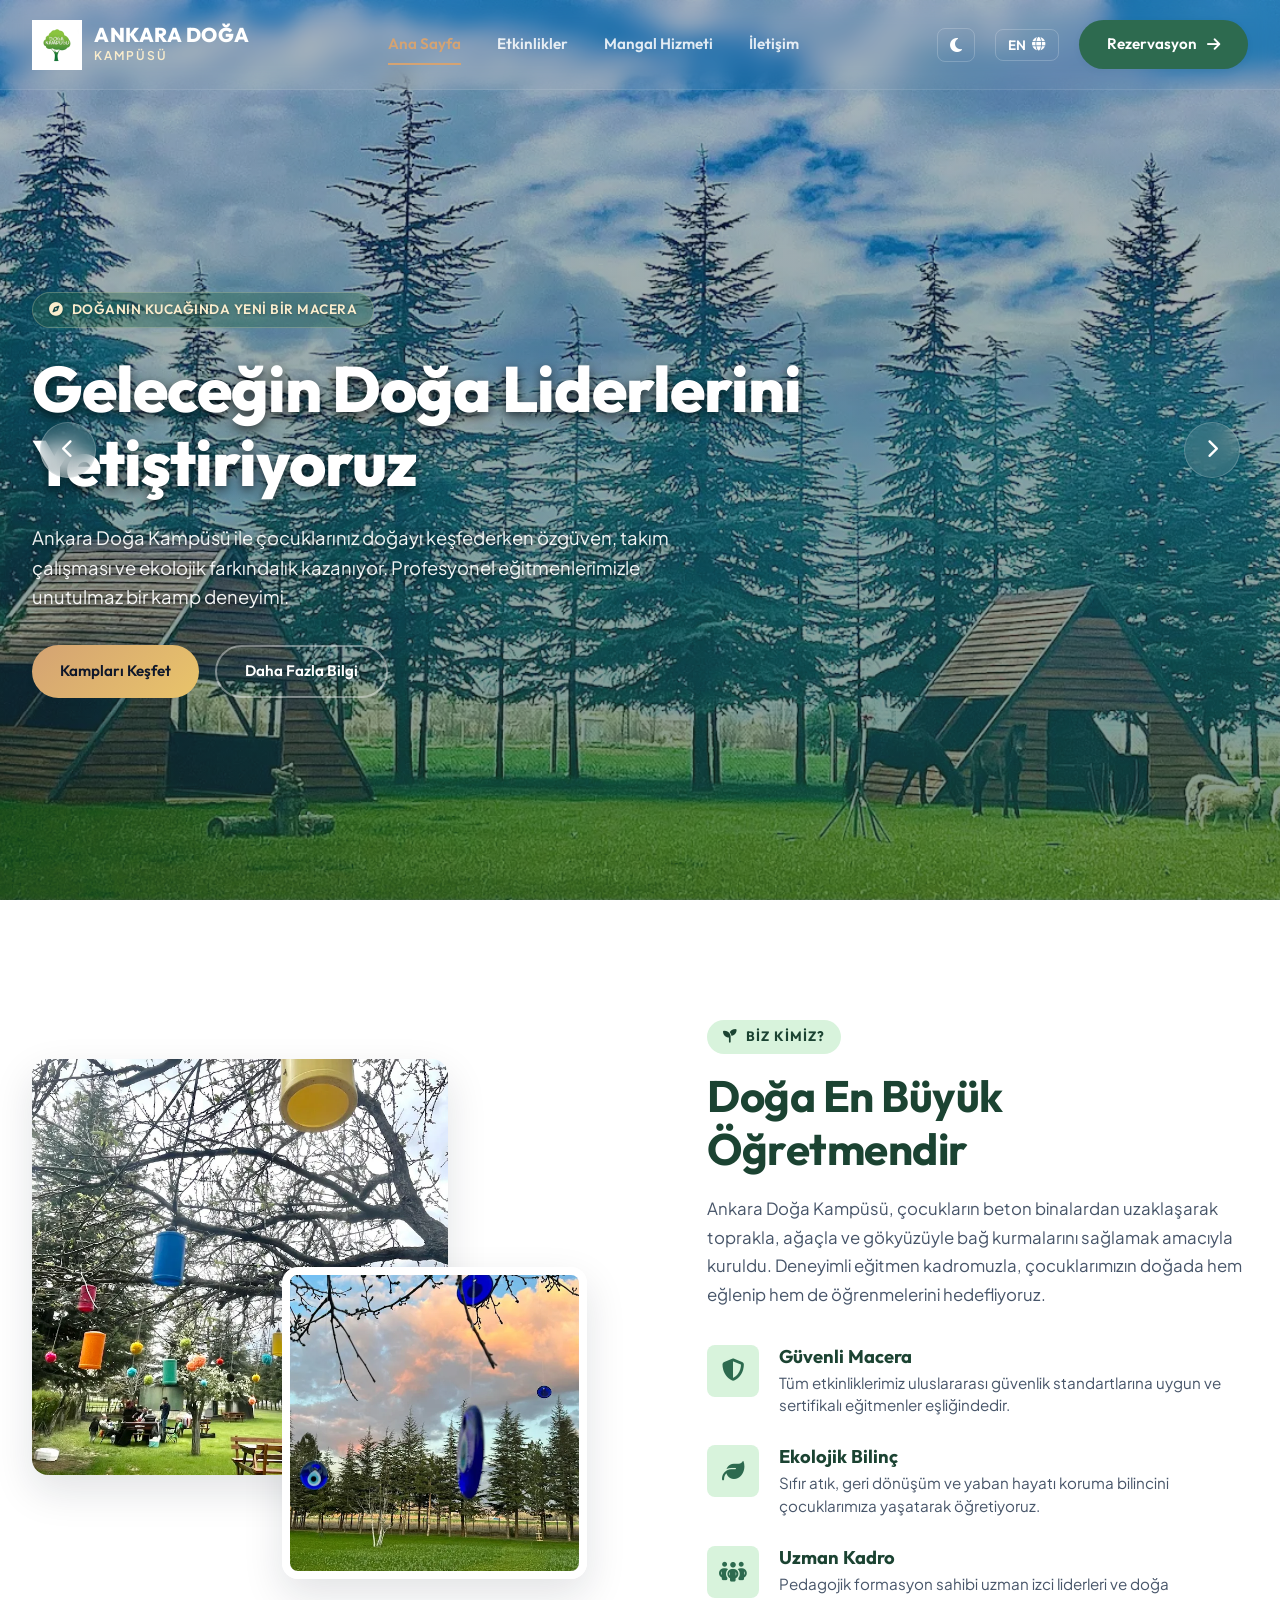
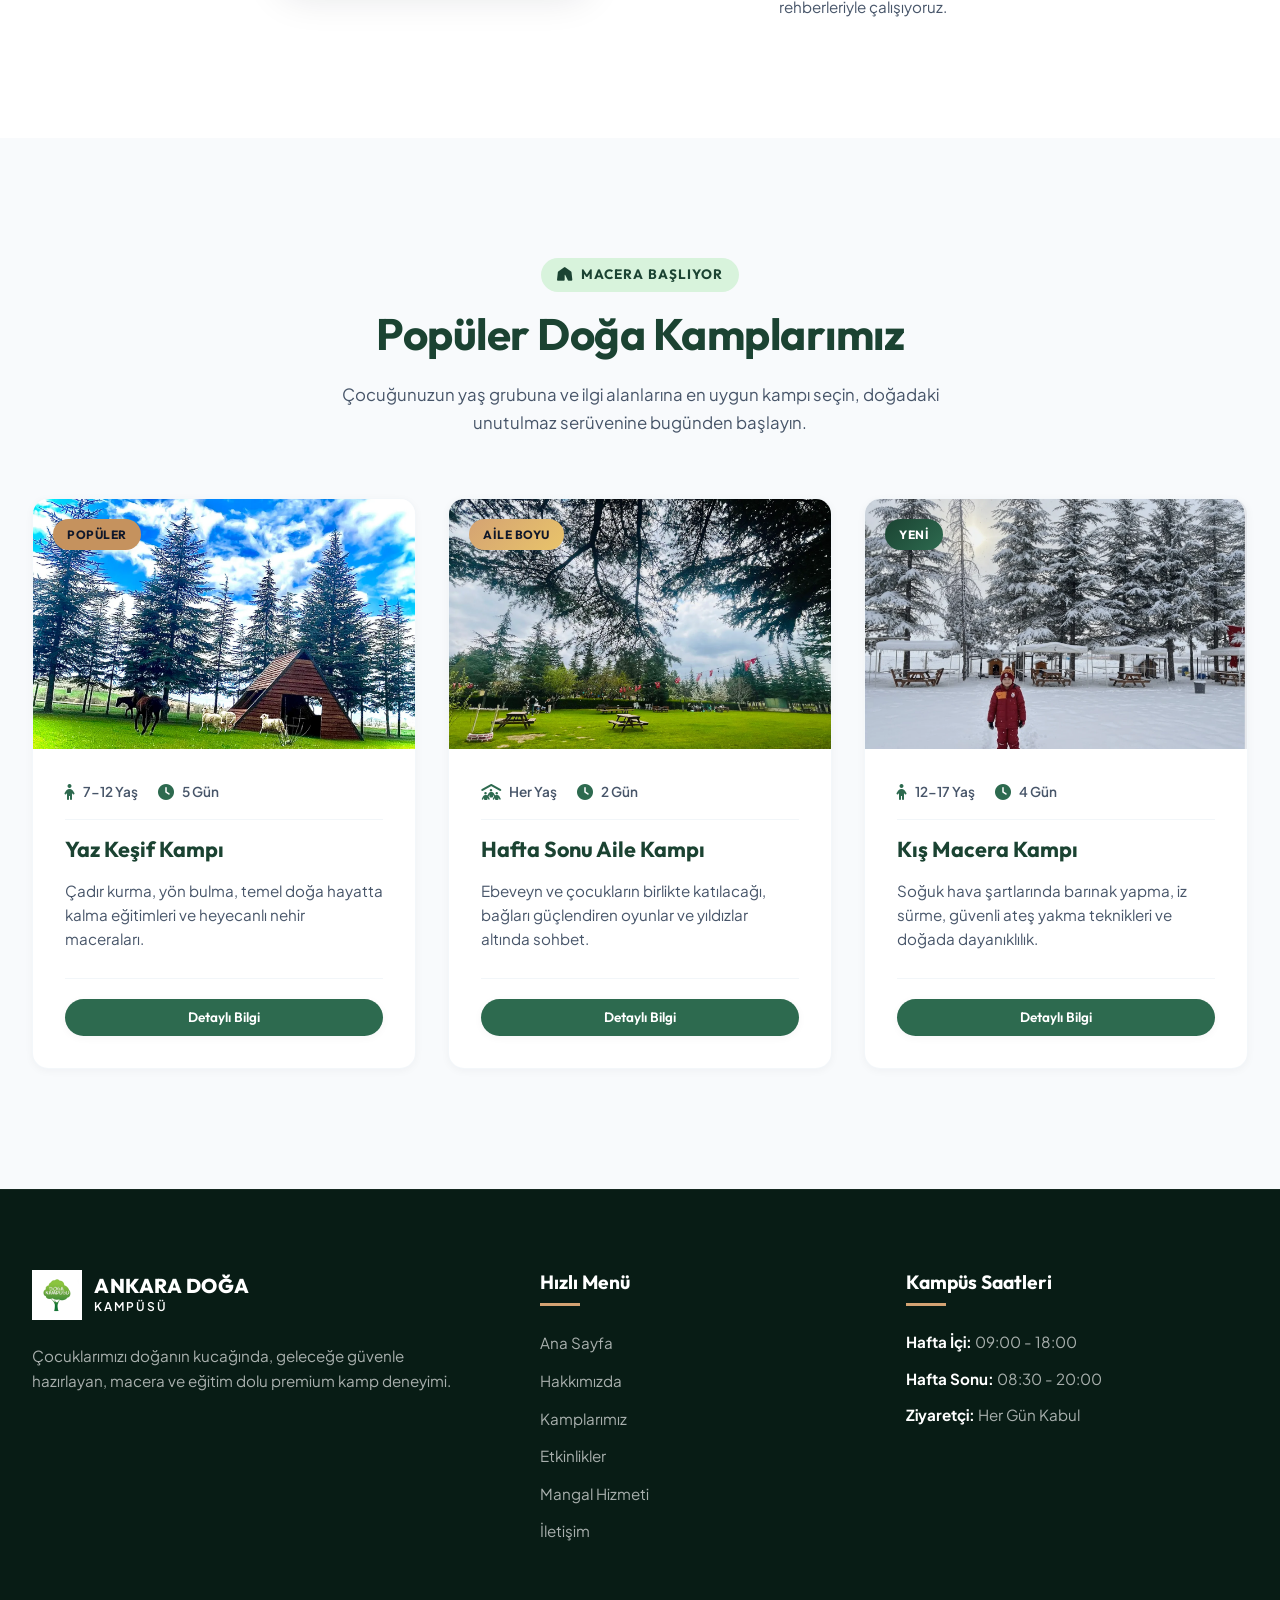
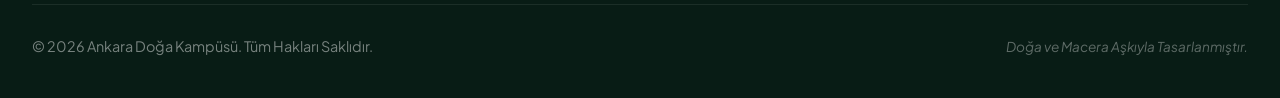
<file: index.html>
<!DOCTYPE html>
<html lang="tr">
<head>
    <meta charset="UTF-8">
    <meta name="viewport" content="width=device-width, initial-scale=1.0">
    <meta name="description" content="Ankara Doğa Kampüsü - Doğayla iç içe, macera ve eğitim dolu kamp etkinlikleri. Doğa sevgisini keşfedin, unutulmaz anılar biriktirin.">
    
    <!-- Open Graph / Facebook -->
    <meta property="og:type" content="website">
    <meta property="og:url" content="https://ardaberkorak.github.io/ankaradogakampusu/">
    <meta property="og:title" content="Ankara Doğa Kampüsü | Doğanın Kucağında Macera ve Eğitim">
    <meta property="og:description" content="Ankara Doğa Kampüsü - Doğayla iç içe, macera ve eğitim dolu kamp etkinlikleri. Doğa sevgisini keşfedin, unutulmaz anılar biriktirin.">
    <meta property="og:image" content="https://ardaberkorak.github.io/ankaradogakampusu/images/hero-bg.png">

    <!-- Twitter -->
    <meta property="twitter:card" content="summary_large_image">
    <meta property="twitter:url" content="https://ardaberkorak.github.io/ankaradogakampusu/">
    <meta property="twitter:title" content="Ankara Doğa Kampüsü | Doğanın Kucağında Macera ve Eğitim">
    <meta property="twitter:description" content="Ankara Doğa Kampüsü - Doğayla iç içe, macera ve eğitim dolu kamp etkinlikleri. Doğa sevgisini keşfedin, unutulmaz anılar biriktirin.">
    <meta property="twitter:image" content="https://ardaberkorak.github.io/ankaradogakampusu/images/hero-bg.png">

    <title>Ankara Doğa Kampüsü | Doğanın Kucağında Macera ve Eğitim</title>
    <!-- Google Fonts -->
    <link rel="preconnect" href="https://fonts.googleapis.com">
    <link rel="preconnect" href="https://fonts.gstatic.com" crossorigin>
    <link rel="stylesheet" href="https://fonts.googleapis.com/css2?family=Outfit:wght@300;400;500;600;700;800&family=Plus+Jakarta+Sans:wght@300;400;500;600;700&display=swap" media="print" onload="this.media='all'">
    <!-- FontAwesome Icons -->
    <link rel="preconnect" href="https://cdnjs.cloudflare.com" crossorigin>
    <link rel="stylesheet" href="https://cdnjs.cloudflare.com/ajax/libs/font-awesome/6.4.0/css/all.min.css" media="print" onload="this.media='all'">
    <!-- Favicon -->
    <link rel="icon" type="image/png" href="images/image.png">
    <!-- LCP Image Preload -->
    <link rel="preload" href="images/hero-bg.webp" as="image" type="image/webp">
    <!-- Custom CSS -->
    <link rel="stylesheet" href="css/style.css">
    <!-- Custom JS -->
    <script src="js/main.js" defer></script>
<body class="lang-tr">
    <script>
        // Apply saved language and dark mode immediately to avoid layout shift (CLS) & flash of unstyled theme
        (function() {
            const savedLang = localStorage.getItem('preferred-lang') || 'tr';
            if (savedLang === 'en') {
                document.body.className = 'lang-en';
            }
            const savedDarkMode = localStorage.getItem('dark-mode');
            const systemPrefersDark = window.matchMedia('(prefers-color-scheme: dark)').matches;
            if (savedDarkMode === 'enabled' || (!savedDarkMode && systemPrefersDark)) {
                document.body.classList.add('dark-mode');
            }
        })();
    </script>

    <!-- Header / Navigation -->
    <header class="main-header" id="main-header">
        <div class="container header-container">
            <a href="#" class="logo" id="header-logo">
                <img src="images/image.png" alt="Ankara Doğa Kampüsü" width="50" height="50" style="height: 50px; width: 50px;" loading="eager" fetchpriority="high">
                <div class="logo-text">
                    <span class="logo-title">ANKARA DOĞA</span>
                    <span class="logo-subtitle">KAMPÜSÜ</span>
                </div>
            </a>

            <nav class="nav-menu" id="nav-menu">
                <ul class="nav-list">
                    <li class="nav-item">
                        <a href="index.html#home" class="nav-link active">
                            <span data-lang="tr">Ana Sayfa</span>
                            <span data-lang="en">Home</span>
                        </a>
                    </li>

                    <li class="nav-item">
                        <a href="pages/etkinlikler.html" class="nav-link">
                            <span data-lang="tr">Etkinlikler</span>
                            <span data-lang="en">Activities</span>
                        </a>
                    </li>
                    <li class="nav-item">
                        <a href="pages/mangal-hizmeti.html" class="nav-link">
                            <span data-lang="tr">Mangal Hizmeti</span>
                            <span data-lang="en">Grill Service</span>
                        </a>
                    </li>
                    <li class="nav-item">
                        <a href="pages/iletisim.html" class="nav-link">
                            <span data-lang="tr">İletişim</span>
                            <span data-lang="en">Contact</span>
                        </a>
                    </li>
                </ul>
            </nav>

            <div class="header-actions">
                <button class="dark-mode-btn" id="dark-mode-btn" aria-label="Karanlık Mod / Dark Mode">
                    <i class="fa-solid fa-moon" aria-hidden="true"></i>
                </button>
                <button class="lang-switch-btn" id="lang-switch-btn" aria-label="Dili Değiştir / Switch Language">
                    <span class="lang-text">TR</span>
                    <i class="fa-solid fa-globe" aria-hidden="true"></i>
                </button>
                <a href="pages/iletisim.html#booking" class="btn btn-primary btn-header">
                    <span data-lang="tr">Rezervasyon</span>
                    <span data-lang="en">Book Now</span>
                    <i class="fa-solid fa-arrow-right" aria-hidden="true"></i>
                </a>
                <button class="hamburger-btn" id="hamburger-btn" aria-label="Menüyü Aç">
                    <span class="line line-1"></span>
                    <span class="line line-2"></span>
                    <span class="line line-3"></span>
                </button>
            </div>
        </div>
    </header>

    <!-- Mobile Navigation Overlay -->
    <div class="mobile-nav" id="mobile-nav">
        <ul class="mobile-nav-list">
            <li class="mobile-nav-item">
                <a href="index.html#home" class="mobile-nav-link active">
                    <span data-lang="tr">Ana Sayfa</span>
                    <span data-lang="en">Home</span>
                </a>
            </li>

            <li class="mobile-nav-item">
                <a href="pages/etkinlikler.html" class="mobile-nav-link">
                    <span data-lang="tr">Etkinlikler</span>
                    <span data-lang="en">Activities</span>
                </a>
            </li>
            <li class="mobile-nav-item">
                <a href="pages/mangal-hizmeti.html" class="mobile-nav-link">
                    <span data-lang="tr">Mangal Hizmeti</span>
                    <span data-lang="en">Grill Service</span>
                </a>
            </li>
            <li class="mobile-nav-item">
                <a href="pages/iletisim.html" class="mobile-nav-link">
                    <span data-lang="tr">İletişim</span>
                    <span data-lang="en">Contact</span>
                </a>
            </li>
        </ul>
        <div class="mobile-nav-actions">
            <a href="pages/iletisim.html#booking" class="btn btn-accent btn-full">
                <span data-lang="tr">Rezervasyon Yap</span>
                <span data-lang="en">Book a Spot</span>
            </a>
        </div>
    </div>

    <!-- Hero Section -->
    <section id="home" class="hero-showcase">
        <div class="hero-slider">
            <div class="hero-slide active" style="background-image: url('images/camp-new-1.webp');"></div>
            <div class="hero-slide" style="background-image: url('images/camp-new-6.webp');"></div>
            <div class="hero-slide" style="background-image: url('images/camp-new-2.webp');"></div>
            <div class="hero-slide" style="background-image: url('images/camp-new-3.webp');"></div>
        </div>
        <div class="hero-overlay"></div>
        
        <!-- Slider Navigation Buttons -->
        <button class="slider-btn prev-btn" id="hero-prev-btn" aria-label="Önceki Görsel">
            <i class="fa-solid fa-chevron-left" aria-hidden="true"></i>
        </button>
        <button class="slider-btn next-btn" id="hero-next-btn" aria-label="Sonraki Görsel">
            <i class="fa-solid fa-chevron-right" aria-hidden="true"></i>
        </button>

        <div class="container hero-container">
            <div class="hero-content">
                <span class="hero-badge">
                    <i class="fa-solid fa-compass" aria-hidden="true"></i>
                    <span data-lang="tr">Doğanın Kucağında Yeni Bir Macera</span>
                    <span data-lang="en">A New Adventure in the Heart of Nature</span>
                </span>
                <h1 class="hero-title">
                    <span data-lang="tr">Geleceğin Doğa Liderlerini Yetiştiriyoruz</span>
                    <span data-lang="en">Nurturing the Nature Leaders of Tomorrow</span>
                </h1>
                <p class="hero-desc">
                    <span data-lang="tr">Ankara Doğa Kampüsü ile çocuklarınız doğayı keşfederken özgüven, takım çalışması ve ekolojik farkındalık kazanıyor. Profesyonel eğitmenlerimizle unutulmaz bir kamp deneyimi.</span>
                    <span data-lang="en">With Ankara Nature Campus, your children build self-confidence, teamwork, and ecological awareness while exploring nature. An unforgettable experience with certified professional guides.</span>
                </p>
                <div class="hero-buttons">
                    <a href="#camps" class="btn btn-accent">
                        <span data-lang="tr">Kampları Keşfet</span>
                        <span data-lang="en">Explore Camps</span>
                    </a>
                    <a href="#about" class="btn btn-outline">
                        <span data-lang="tr">Daha Fazla Bilgi</span>
                        <span data-lang="en">Learn More</span>
                    </a>
                </div>
            </div>
        </div>
    </section>

    <!-- About Section -->
    <section id="about" class="about-section">
        <div class="container about-container">
            <div class="about-grid">
                <!-- Column 1: Image Mosaic -->
                <div class="about-images-col">
                    <div class="image-mosaic">
                        <div class="mosaic-item main-img-wrapper">
                            <img src="images/camp-new-4.webp" alt="Doğada keşif yapan çocuklar" class="mosaic-img main-img" width="727" height="909" loading="lazy">
                        </div>
                        <div class="mosaic-item sub-img-wrapper">
                            <img src="images/camp-new-5.webp" alt="Ormanda kamp çadırı" class="mosaic-img sub-img" width="511" height="292" loading="lazy">
                        </div>
                    </div>
                </div>

                <!-- Column 2: Rich Content -->
                <div class="about-content-col">
                    <span class="section-badge">
                        <i class="fa-solid fa-seedling" aria-hidden="true"></i>
                        <span data-lang="tr">Biz Kimiz?</span>
                        <span data-lang="en">Who Are We?</span>
                    </span>
                    <h2 class="section-title">
                        <span data-lang="tr">Doğa En Büyük Öğretmendir</span>
                        <span data-lang="en">Nature is the Greatest Teacher</span>
                    </h2>
                    <p class="section-desc">
                        <span data-lang="tr">Ankara Doğa Kampüsü, çocukların beton binalardan uzaklaşarak toprakla, ağaçla ve gökyüzüyle bağ kurmalarını sağlamak amacıyla kuruldu. Deneyimli eğitmen kadromuzla, çocuklarımızın doğada hem eğlenip hem de öğrenmelerini hedefliyoruz.</span>
                        <span data-lang="en">Ankara Nature Campus was established to enable children to escape concrete buildings and build a deep connection with soil, trees, and the open sky. With our highly experienced instructors, we aim for children to learn and have fun in nature.</span>
                    </p>

                    <!-- Features Grid -->
                    <div class="about-features">
                        <div class="feature-item">
                            <div class="feature-icon">
                                <i class="fa-solid fa-shield-halved" aria-hidden="true"></i>
                            </div>
                            <div class="feature-text">
                                <h3 class="feature-title">
                                    <span data-lang="tr">Güvenli Macera</span>
                                    <span data-lang="en">Safe Adventure</span>
                                </h3>
                                <p class="feature-desc">
                                    <span data-lang="tr">Tüm etkinliklerimiz uluslararası güvenlik standartlarına uygun ve sertifikalı eğitmenler eşliğindedir.</span>
                                    <span data-lang="en">All our activities comply with international safety standards under certified instructors.</span>
                                </p>
                            </div>
                        </div>

                        <div class="feature-item">
                            <div class="feature-icon">
                                <i class="fa-solid fa-leaf" aria-hidden="true"></i>
                            </div>
                            <div class="feature-text">
                                <h3 class="feature-title">
                                    <span data-lang="tr">Ekolojik Bilinç</span>
                                    <span data-lang="en">Eco-Awareness</span>
                                </h3>
                                <p class="feature-desc">
                                    <span data-lang="tr">Sıfır atık, geri dönüşüm ve yaban hayatı koruma bilincini çocuklarımıza yaşatarak öğretiyoruz.</span>
                                    <span data-lang="en">We teach zero waste, recycling, and wildlife protection through hands-on practical lessons.</span>
                                </p>
                            </div>
                        </div>

                        <div class="feature-item">
                            <div class="feature-icon">
                                <i class="fa-solid fa-people-group" aria-hidden="true"></i>
                            </div>
                            <div class="feature-text">
                                <h3 class="feature-title">
                                    <span data-lang="tr">Uzman Kadro</span>
                                    <span data-lang="en">Expert Team</span>
                                </h3>
                                <p class="feature-desc">
                                    <span data-lang="tr">Pedagojik formasyon sahibi uzman izci liderleri ve doğa rehberleriyle çalışıyoruz.</span>
                                    <span data-lang="en">We work with expert scout leaders and nature guides possessing pedagogical training.</span>
                                </p>
                            </div>
                        </div>
                    </div>
                </div>
            </div>
        </div>
    </section>

    <!-- Camps Section -->
    <section id="camps" class="camps-section">
        <div class="container">
            <div class="section-header text-center">
                <span class="section-badge">
                    <i class="fa-solid fa-tent" aria-hidden="true"></i>
                    <span data-lang="tr">Macera Başlıyor</span>
                    <span data-lang="en">Adventure Awaits</span>
                </span>
                <h2 class="section-title">
                    <span data-lang="tr">Popüler Doğa Kamplarımız</span>
                    <span data-lang="en">Our Popular Nature Camps</span>
                </h2>
                <p class="section-desc max-600">
                    <span data-lang="tr">Çocuğunuzun yaş grubuna ve ilgi alanlarına en uygun kampı seçin, doğadaki unutulmaz serüvenine bugünden başlayın.</span>
                    <span data-lang="en">Select the perfect camp suitable for your child's age group and interests, and let their unforgettable wilderness adventure begin today.</span>
                </p>
            </div>

            <div class="camps-grid">
                <!-- Card 1: Yaz Kampı -->
                <div class="camp-card">
                    <div class="camp-img-wrapper">
                        <img src="images/camp-new-6.webp" alt="Yaz Kampı Ateş Başında Çocuklar" class="camp-img" width="914" height="913" loading="lazy">
                        <span class="camp-badge">
                            <span data-lang="tr">Popüler</span>
                            <span data-lang="en">Popular</span>
                        </span>
                    </div>
                    <div class="camp-body">
                        <div class="camp-meta">
                            <span class="camp-meta-item">
                                <i class="fa-solid fa-child" aria-hidden="true"></i>
                                <span data-lang="tr">7-12 Yaş</span>
                                <span data-lang="en">Ages 7-12</span>
                            </span>
                            <span class="camp-meta-item">
                                <i class="fa-solid fa-clock" aria-hidden="true"></i>
                                <span data-lang="tr">5 Gün</span>
                                <span data-lang="en">5 Days</span>
                            </span>
                        </div>
                        <h3 class="camp-title">
                            <span data-lang="tr">Yaz Keşif Kampı</span>
                            <span data-lang="en">Summer Discovery Camp</span>
                        </h3>
                        <p class="camp-text">
                            <span data-lang="tr">Çadır kurma, yön bulma, temel doğa hayatta kalma eğitimleri ve heyecanlı nehir maceraları.</span>
                            <span data-lang="en">Pitching tents, navigation, basic survival training, and exciting river adventures in the wild.</span>
                        </p>
                        <div class="camp-footer">
                            <a href="pages/iletisim.html#booking" class="btn btn-primary btn-sm">
                                <span data-lang="tr">Detaylı Bilgi</span>
                                <span data-lang="en">Get Details</span>
                            </a>
                        </div>
                    </div>
                </div>

                <!-- Card 2: Hafta Sonu Aile Kampı -->
                <div class="camp-card">
                    <div class="camp-img-wrapper">
                        <img src="images/camp-new-3.webp" alt="Hafta sonu doğa kampı çadırlar" class="camp-img" width="600" height="400" loading="lazy">
                        <span class="camp-badge bg-accent-tag">
                            <span data-lang="tr">Aile Boyu</span>
                            <span data-lang="en">Family</span>
                        </span>
                    </div>
                    <div class="camp-body">
                        <div class="camp-meta">
                            <span class="camp-meta-item">
                                <i class="fa-solid fa-people-roof" aria-hidden="true"></i>
                                <span data-lang="tr">Her Yaş</span>
                                <span data-lang="en">All Ages</span>
                            </span>
                            <span class="camp-meta-item">
                                <i class="fa-solid fa-clock" aria-hidden="true"></i>
                                <span data-lang="tr">2 Gün</span>
                                <span data-lang="en">2 Days</span>
                            </span>
                        </div>
                        <h3 class="camp-title">
                            <span data-lang="tr">Hafta Sonu Aile Kampı</span>
                            <span data-lang="en">Weekend Family Camp</span>
                        </h3>
                        <p class="camp-text">
                            <span data-lang="tr">Ebeveyn ve çocukların birlikte katılacağı, bağları güçlendiren oyunlar ve yıldızlar altında sohbet.</span>
                            <span data-lang="en">Parent-child shared activities, relationship-strengthening games, and storytelling under the starry sky.</span>
                        </p>
                        <div class="camp-footer">
                            <a href="pages/iletisim.html#booking" class="btn btn-primary btn-sm">
                                <span data-lang="tr">Detaylı Bilgi</span>
                                <span data-lang="en">Get Details</span>
                            </a>
                        </div>
                    </div>
                </div>

                <!-- Card 3: Kış Macera Kampı -->
                <div class="camp-card">
                    <div class="camp-img-wrapper">
                        <img src="images/camp-winter.webp" alt="Kış kampı kar altında çadır" class="camp-img" width="600" height="400" loading="lazy">
                        <span class="camp-badge bg-primary-tag">
                            <span data-lang="tr">Yeni</span>
                            <span data-lang="en">New</span>
                        </span>
                    </div>
                    <div class="camp-body">
                        <div class="camp-meta">
                            <span class="camp-meta-item">
                                <i class="fa-solid fa-child" aria-hidden="true"></i>
                                <span data-lang="tr">12-17 Yaş</span>
                                <span data-lang="en">Ages 12-17</span>
                            </span>
                            <span class="camp-meta-item">
                                <i class="fa-solid fa-clock" aria-hidden="true"></i>
                                <span data-lang="tr">4 Gün</span>
                                <span data-lang="en">4 Days</span>
                            </span>
                        </div>
                        <h3 class="camp-title">
                            <span data-lang="tr">Kış Macera Kampı</span>
                            <span data-lang="en">Winter Adventure Camp</span>
                        </h3>
                        <p class="camp-text">
                            <span data-lang="tr">Soğuk hava şartlarında barınak yapma, iz sürme, güvenli ateş yakma teknikleri ve doğada dayanıklılık.</span>
                            <span data-lang="en">Shelter building in cold weather, tracking, winter firecraft, and wilderness resilience training.</span>
                        </p>
                        <div class="camp-footer">
                            <a href="pages/iletisim.html#booking" class="btn btn-primary btn-sm">
                                <span data-lang="tr">Detaylı Bilgi</span>
                                <span data-lang="en">Get Details</span>
                            </a>
                        </div>
                    </div>
                </div>
            </div>
        </div>
    </section>







    <!-- Footer -->
    <footer class="main-footer">
        <div class="container footer-container">
            <div class="footer-grid">
                <!-- Col 1: About -->
                <div class="footer-col brand-col">
                    <a href="#" class="logo footer-logo">
                        <img src="images/image.png" alt="Ankara Doğa Kampüsü" width="50" height="50" style="height: 50px; width: 50px;" loading="lazy">
                        <div class="logo-text">
                            <span class="logo-title">ANKARA DOĞA</span>
                            <span class="logo-subtitle">KAMPÜSÜ</span>
                        </div>
                    </a>
                    <p class="footer-desc">
                        <span data-lang="tr">Çocuklarımızı doğanın kucağında, geleceğe güvenle hazırlayan, macera ve eğitim dolu premium kamp deneyimi.</span>
                        <span data-lang="en">Premium camp experience filled with adventure and education, preparing children for the future in the heart of nature.</span>
                    </p>
                </div>

                <!-- Col 2: Navigation -->
                <div class="footer-col links-col">
                    <h4 class="footer-title">
                        <span data-lang="tr">Hızlı Menü</span>
                        <span data-lang="en">Quick Links</span>
                    </h4>
                    <ul class="footer-links">
                        <li><a href="#home"><span data-lang="tr">Ana Sayfa</span><span data-lang="en">Home</span></a></li>
                        <li><a href="#about"><span data-lang="tr">Hakkımızda</span><span data-lang="en">About Us</span></a></li>
                        <li><a href="#camps"><span data-lang="tr">Kamplarımız</span><span data-lang="en">Our Camps</span></a></li>
                        <li><a href="pages/etkinlikler.html"><span data-lang="tr">Etkinlikler</span><span data-lang="en">Activities</span></a></li>
                        <li><a href="pages/mangal-hizmeti.html"><span data-lang="tr">Mangal Hizmeti</span><span data-lang="en">Grill Service</span></a></li>
                        <li><a href="pages/iletisim.html"><span data-lang="tr">İletişim</span><span data-lang="en">Contact</span></a></li>
                    </ul>
                </div>

                <!-- Col 3: Working Hours Info -->
                <div class="footer-col credits-col">
                    <h4 class="footer-title">
                        <span data-lang="tr">Kampüs Saatleri</span>
                        <span data-lang="en">Working Hours</span>
                    </h4>
                    <ul class="footer-info-list">
                        <li>
                            <strong>
                                <span data-lang="tr">Hafta İçi:</span>
                                <span data-lang="en">Weekdays:</span>
                            </strong> 
                            09:00 - 18:00
                        </li>
                        <li>
                            <strong>
                                <span data-lang="tr">Hafta Sonu:</span>
                                <span data-lang="en">Weekends:</span>
                            </strong> 
                            08:30 - 20:00
                        </li>
                        <li>
                            <strong>
                                <span data-lang="tr">Ziyaretçi:</span>
                                <span data-lang="en">Visitors:</span>
                            </strong> 
                            <span data-lang="tr">Her Gün Kabul</span>
                            <span data-lang="en">Open Every Day</span>
                        </li>
                    </ul>
                </div>
            </div>

            <div class="footer-bottom">
                <p class="copyright-text">
                    &copy; 2026 Ankara Doğa Kampüsü. 
                    <span data-lang="tr">Tüm Hakları Saklıdır.</span>
                    <span data-lang="en">All Rights Reserved.</span>
                </p>
                <p class="academic-note">
                    <span data-lang="tr">Doğa ve Macera Aşkıyla Tasarlanmıştır.</span>
                    <span data-lang="en">Crafted with Love for Nature & Adventure.</span>
                </p>
            </div>
        </div>
    </footer>

</body>
</html>
</file>
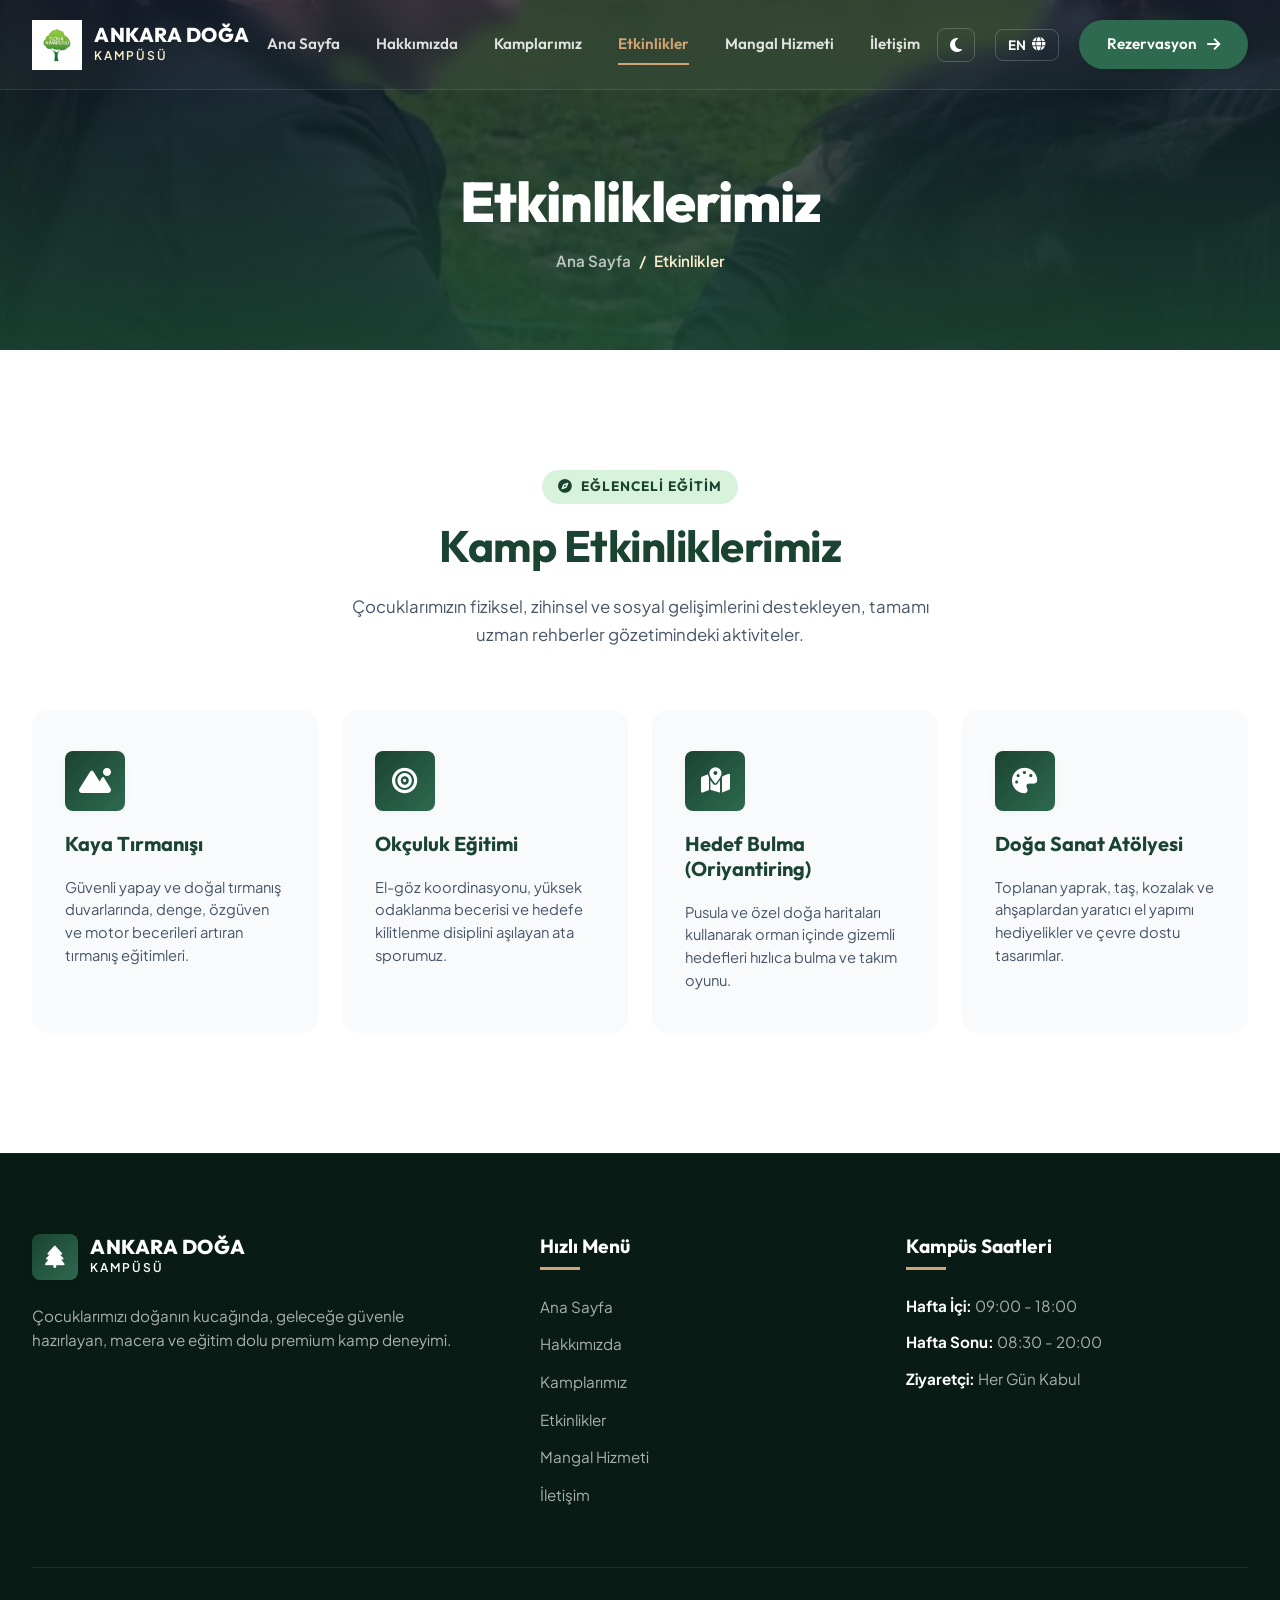
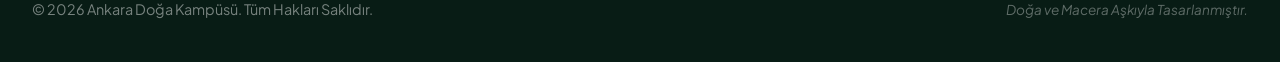
<file: etkinlikler.html>
<!DOCTYPE html>
<html lang="tr">
<head>
    <meta charset="UTF-8">
    <meta name="viewport" content="width=device-width, initial-scale=1.0">
    <meta name="description" content="Ankara Doğa Kampüsü - Çocukların gelişimini destekleyen, macera ve eğitim dolu doğa aktiviteleri.">
    
    <!-- Open Graph / Facebook -->
    <meta property="og:type" content="website">
    <meta property="og:url" content="https://ardaberkorak.github.io/ankaradogakampusu/etkinlikler.html">
    <meta property="og:title" content="Etkinliklerimiz | Ankara Doğa Kampüsü">
    <meta property="og:description" content="Ankara Doğa Kampüsü - Çocukların gelişimini destekleyen, macera ve eğitim dolu doğa aktiviteleri.">
    <meta property="og:image" content="https://ardaberkorak.github.io/ankaradogakampusu/images/hero-bg.png">

    <title>Etkinliklerimiz | Ankara Doğa Kampüsü</title>
    <!-- Google Fonts -->
    <link rel="preconnect" href="https://fonts.googleapis.com">
    <link rel="preconnect" href="https://fonts.gstatic.com" crossorigin>
    <link rel="stylesheet" href="https://fonts.googleapis.com/css2?family=Outfit:wght@300;400;500;600;700;800&family=Plus+Jakarta+Sans:wght@300;400;500;600;700&display=swap" media="print" onload="this.media='all'">
    <!-- FontAwesome Icons -->
    <link rel="preconnect" href="https://cdnjs.cloudflare.com" crossorigin>
    <link rel="stylesheet" href="https://cdnjs.cloudflare.com/ajax/libs/font-awesome/6.4.0/css/all.min.css" media="print" onload="this.media='all'">
    <!-- Favicon -->
    <link rel="icon" type="image/png" href="images/image.png">
    <!-- LCP Image Preload -->
    <link rel="preload" href="images/hero-bg.webp" as="image" type="image/webp">
    <!-- Custom CSS -->
    <link rel="stylesheet" href="css/style.css">
    <!-- Custom JS -->
    <script src="js/main.js" defer></script>
<body class="lang-tr">
    <script>
        // Apply saved language and dark mode immediately to avoid layout shift (CLS) & flash of unstyled theme
        (function() {
            const savedLang = localStorage.getItem('preferred-lang') || 'tr';
            if (savedLang === 'en') {
                document.body.className = 'lang-en';
            }
            const savedDarkMode = localStorage.getItem('dark-mode');
            const systemPrefersDark = window.matchMedia('(prefers-color-scheme: dark)').matches;
            if (savedDarkMode === 'enabled' || (!savedDarkMode && systemPrefersDark)) {
                document.body.classList.add('dark-mode');
            }
        })();
    </script>

    <!-- Header / Navigation -->
    <header class="main-header" id="main-header">
        <div class="container header-container">
            <a href="index.html" class="logo" id="header-logo">
                <img src="images/image.png" alt="Ankara Doğa Kampüsü" width="50" height="50" style="height: 50px; width: 50px;" loading="eager" fetchpriority="high">
                <div class="logo-text">
                    <span class="logo-title">ANKARA DOĞA</span>
                    <span class="logo-subtitle">KAMPÜSÜ</span>
                </div>
            </a>

            <nav class="nav-menu" id="nav-menu">
                <ul class="nav-list">
                    <li class="nav-item">
                        <a href="index.html#home" class="nav-link">
                            <span data-lang="tr">Ana Sayfa</span>
                            <span data-lang="en">Home</span>
                        </a>
                    </li>
                    <li class="nav-item">
                        <a href="index.html#about" class="nav-link">
                            <span data-lang="tr">Hakkımızda</span>
                            <span data-lang="en">About Us</span>
                        </a>
                    </li>
                    <li class="nav-item">
                        <a href="index.html#camps" class="nav-link">
                            <span data-lang="tr">Kamplarımız</span>
                            <span data-lang="en">Our Camps</span>
                        </a>
                    </li>
                    <li class="nav-item">
                        <a href="etkinlikler.html" class="nav-link active">
                            <span data-lang="tr">Etkinlikler</span>
                            <span data-lang="en">Activities</span>
                        </a>
                    </li>
                    <li class="nav-item">
                        <a href="mangal-hizmeti.html" class="nav-link">
                            <span data-lang="tr">Mangal Hizmeti</span>
                            <span data-lang="en">Grill Service</span>
                        </a>
                    </li>
                    <li class="nav-item">
                        <a href="iletisim.html" class="nav-link">
                            <span data-lang="tr">İletişim</span>
                            <span data-lang="en">Contact</span>
                        </a>
                    </li>
                </ul>
            </nav>

            <div class="header-actions">
                <button class="dark-mode-btn" id="dark-mode-btn" aria-label="Karanlık Mod / Dark Mode">
                    <i class="fa-solid fa-moon" aria-hidden="true"></i>
                </button>
                <button class="lang-switch-btn" id="lang-switch-btn" aria-label="Dili Değiştir / Switch Language">
                    <span class="lang-text">TR</span>
                    <i class="fa-solid fa-globe" aria-hidden="true"></i>
                </button>
                <a href="iletisim.html#booking" class="btn btn-primary btn-header">
                    <span data-lang="tr">Rezervasyon</span>
                    <span data-lang="en">Book Now</span>
                    <i class="fa-solid fa-arrow-right" aria-hidden="true"></i>
                </a>
                <button class="hamburger-btn" id="hamburger-btn" aria-label="Menüyü Aç">
                    <span class="line line-1"></span>
                    <span class="line line-2"></span>
                    <span class="line line-3"></span>
                </button>
            </div>
        </div>
    </header>

    <!-- Mobile Navigation Overlay -->
    <div class="mobile-nav" id="mobile-nav">
        <ul class="mobile-nav-list">
            <li class="mobile-nav-item">
                <a href="index.html#home" class="mobile-nav-link">
                    <span data-lang="tr">Ana Sayfa</span>
                    <span data-lang="en">Home</span>
                </a>
            </li>
            <li class="mobile-nav-item">
                <a href="index.html#about" class="mobile-nav-link">
                    <span data-lang="tr">Hakkımızda</span>
                    <span data-lang="en">About Us</span>
                </a>
            </li>
            <li class="mobile-nav-item">
                <a href="index.html#camps" class="mobile-nav-link">
                    <span data-lang="tr">Kamplarımız</span>
                    <span data-lang="en">Our Camps</span>
                </a>
            </li>
            <li class="mobile-nav-item">
                <a href="etkinlikler.html" class="mobile-nav-link active">
                    <span data-lang="tr">Etkinlikler</span>
                    <span data-lang="en">Activities</span>
                </a>
            </li>
            <li class="mobile-nav-item">
                <a href="mangal-hizmeti.html" class="mobile-nav-link">
                    <span data-lang="tr">Mangal Hizmeti</span>
                    <span data-lang="en">Grill Service</span>
                </a>
            </li>
            <li class="mobile-nav-item">
                <a href="iletisim.html" class="mobile-nav-link">
                    <span data-lang="tr">İletişim</span>
                    <span data-lang="en">Contact</span>
                </a>
            </li>
        </ul>
        <div class="mobile-nav-actions">
            <a href="iletisim.html#booking" class="btn btn-accent btn-full">
                <span data-lang="tr">Rezervasyon Yap</span>
                <span data-lang="en">Book a Spot</span>
            </a>
        </div>
    </div>

    <!-- Subpage Hero Banner -->
    <section class="subpage-hero">
        <div class="subpage-hero-overlay"></div>
        <div class="subpage-hero-container">
            <h1 class="subpage-hero-title">
                <span data-lang="tr">Etkinliklerimiz</span>
                <span data-lang="en">Our Activities</span>
            </h1>
            <div class="subpage-hero-breadcrumbs">
                <a href="index.html">
                    <span data-lang="tr">Ana Sayfa</span>
                    <span data-lang="en">Home</span>
                </a>
                <span>/</span>
                <span data-lang="tr">Etkinlikler</span>
                <span data-lang="en">Activities</span>
            </div>
        </div>
    </section>

    <!-- Activities Section -->
    <section id="activities" class="activities-section">
        <div class="container">
            <div class="section-header text-center">
                <span class="section-badge">
                    <i class="fa-solid fa-compass" aria-hidden="true"></i>
                    <span data-lang="tr">Eğlenceli Eğitim</span>
                    <span data-lang="en">Fun Education</span>
                </span>
                <h2 class="section-title">
                    <span data-lang="tr">Kamp Etkinliklerimiz</span>
                    <span data-lang="en">Our Camp Activities</span>
                </h2>
                <p class="section-desc max-600">
                    <span data-lang="tr">Çocuklarımızın fiziksel, zihinsel ve sosyal gelişimlerini destekleyen, tamamı uzman rehberler gözetimindeki aktiviteler.</span>
                    <span data-lang="en">Activities designed to support physical, mental, and social development of children, all under the guidance of expert leaders.</span>
                </p>
            </div>

            <div class="activities-grid">
                <!-- Activity 1 -->
                <div class="activity-card">
                    <div class="activity-icon">
                        <i class="fa-solid fa-mountain-sun" aria-hidden="true"></i>
                    </div>
                    <h3 class="activity-title">
                        <span data-lang="tr">Kaya Tırmanışı</span>
                        <span data-lang="en">Rock Climbing</span>
                    </h3>
                    <p class="activity-text">
                        <span data-lang="tr">Güvenli yapay ve doğal tırmanış duvarlarında, denge, özgüven ve motor becerileri artıran tırmanış eğitimleri.</span>
                        <span data-lang="en">Climbing trainings on safe artificial and natural rock walls that build balance, self-confidence, and motor skills.</span>
                    </p>
                </div>

                <!-- Activity 2 -->
                <div class="activity-card">
                    <div class="activity-icon">
                        <i class="fa-solid fa-bullseye" aria-hidden="true"></i>
                    </div>
                    <h3 class="activity-title">
                        <span data-lang="tr">Okçuluk Eğitimi</span>
                        <span data-lang="en">Archery Training</span>
                    </h3>
                    <p class="activity-text">
                        <span data-lang="tr">El-göz koordinasyonu, yüksek odaklanma becerisi ve hedefe kilitlenme disiplini aşılayan ata sporumuz.</span>
                        <span data-lang="en">Nurturing eye-hand coordination, peak concentration, and target-focus discipline with our traditional sport.</span>
                    </p>
                </div>

                <!-- Activity 3 -->
                <div class="activity-card">
                    <div class="activity-icon">
                        <i class="fa-solid fa-map-location-dot" aria-hidden="true"></i>
                    </div>
                    <h3 class="activity-title">
                        <span data-lang="tr">Hedef Bulma (Oriyantiring)</span>
                        <span data-lang="en">Orienteering Navigation</span>
                    </h3>
                    <p class="activity-text">
                        <span data-lang="tr">Pusula ve özel doğa haritaları kullanarak orman içinde gizemli hedefleri hızlıca bulma ve takım oyunu.</span>
                        <span data-lang="en">Finding hidden waypoints in the forest quickly using custom topographic maps, compass, and teamwork.</span>
                    </p>
                </div>

                <!-- Activity 4 -->
                <div class="activity-card">
                    <div class="activity-icon">
                        <i class="fa-solid fa-palette" aria-hidden="true"></i>
                    </div>
                    <h3 class="activity-title">
                        <span data-lang="tr">Doğa Sanat Atölyesi</span>
                        <span data-lang="en">Nature Art Studio</span>
                    </h3>
                    <p class="activity-text">
                        <span data-lang="tr">Toplanan yaprak, taş, kozalak ve ahşaplardan yaratıcı el yapımı hediyelikler ve çevre dostu tasarımlar.</span>
                        <span data-lang="en">Creating beautiful and environmentally friendly designs from collected leaves, stones, twigs, and wood pieces.</span>
                    </p>
                </div>
            </div>
        </div>
    </section>

    <!-- Footer -->
    <footer class="main-footer">
        <div class="container footer-container">
            <div class="footer-grid">
                <!-- Col 1: About -->
                <div class="footer-col brand-col">
                    <a href="index.html" class="logo footer-logo">
                        <div class="logo-icon">
                            <i class="fa-solid fa-tree" aria-hidden="true"></i>
                        </div>
                        <div class="logo-text">
                            <span class="logo-title">ANKARA DOĞA</span>
                            <span class="logo-subtitle">KAMPÜSÜ</span>
                        </div>
                    </a>
                    <p class="footer-desc">
                        <span data-lang="tr">Çocuklarımızı doğanın kucağında, geleceğe güvenle hazırlayan, macera ve eğitim dolu premium kamp deneyimi.</span>
                        <span data-lang="en">Premium camp experience filled with adventure and education, preparing children for the future in the heart of nature.</span>
                    </p>
                </div>

                <!-- Col 2: Navigation -->
                <div class="footer-col links-col">
                    <h4 class="footer-title">
                        <span data-lang="tr">Hızlı Menü</span>
                        <span data-lang="en">Quick Links</span>
                    </h4>
                    <ul class="footer-links">
                        <li><a href="index.html#home"><span data-lang="tr">Ana Sayfa</span><span data-lang="en">Home</span></a></li>
                        <li><a href="index.html#about"><span data-lang="tr">Hakkımızda</span><span data-lang="en">About Us</span></a></li>
                        <li><a href="index.html#camps"><span data-lang="tr">Kamplarımız</span><span data-lang="en">Our Camps</span></a></li>
                        <li><a href="etkinlikler.html"><span data-lang="tr">Etkinlikler</span><span data-lang="en">Activities</span></a></li>
                        <li><a href="mangal-hizmeti.html"><span data-lang="tr">Mangal Hizmeti</span><span data-lang="en">Grill Service</span></a></li>
                        <li><a href="iletisim.html"><span data-lang="tr">İletişim</span><span data-lang="en">Contact</span></a></li>
                    </ul>
                </div>

                <!-- Col 3: Working Hours Info -->
                <div class="footer-col credits-col">
                    <h4 class="footer-title">
                        <span data-lang="tr">Kampüs Saatleri</span>
                        <span data-lang="en">Working Hours</span>
                    </h4>
                    <ul class="footer-info-list">
                        <li>
                            <strong>
                                <span data-lang="tr">Hafta İçi:</span>
                                <span data-lang="en">Weekdays:</span>
                            </strong> 
                            09:00 - 18:00
                        </li>
                        <li>
                            <strong>
                                <span data-lang="tr">Hafta Sonu:</span>
                                <span data-lang="en">Weekends:</span>
                            </strong> 
                            08:30 - 20:00
                        </li>
                        <li>
                            <strong>
                                <span data-lang="tr">Ziyaretçi:</span>
                                <span data-lang="en">Visitors:</span>
                            </strong> 
                            <span data-lang="tr">Her Gün Kabul</span>
                            <span data-lang="en">Open Every Day</span>
                        </li>
                    </ul>
                </div>
            </div>

            <div class="footer-bottom">
                <p class="copyright-text">
                    &copy; 2026 Ankara Doğa Kampüsü. 
                    <span data-lang="tr">Tüm Hakları Saklıdır.</span>
                    <span data-lang="en">All Rights Reserved.</span>
                </p>
                <p class="academic-note">
                    <span data-lang="tr">Doğa ve Macera Aşkıyla Tasarlanmıştır.</span>
                    <span data-lang="en">Crafted with Love for Nature & Adventure.</span>
                </p>
            </div>
        </div>
    </footer>

</body>
</html>
</file>
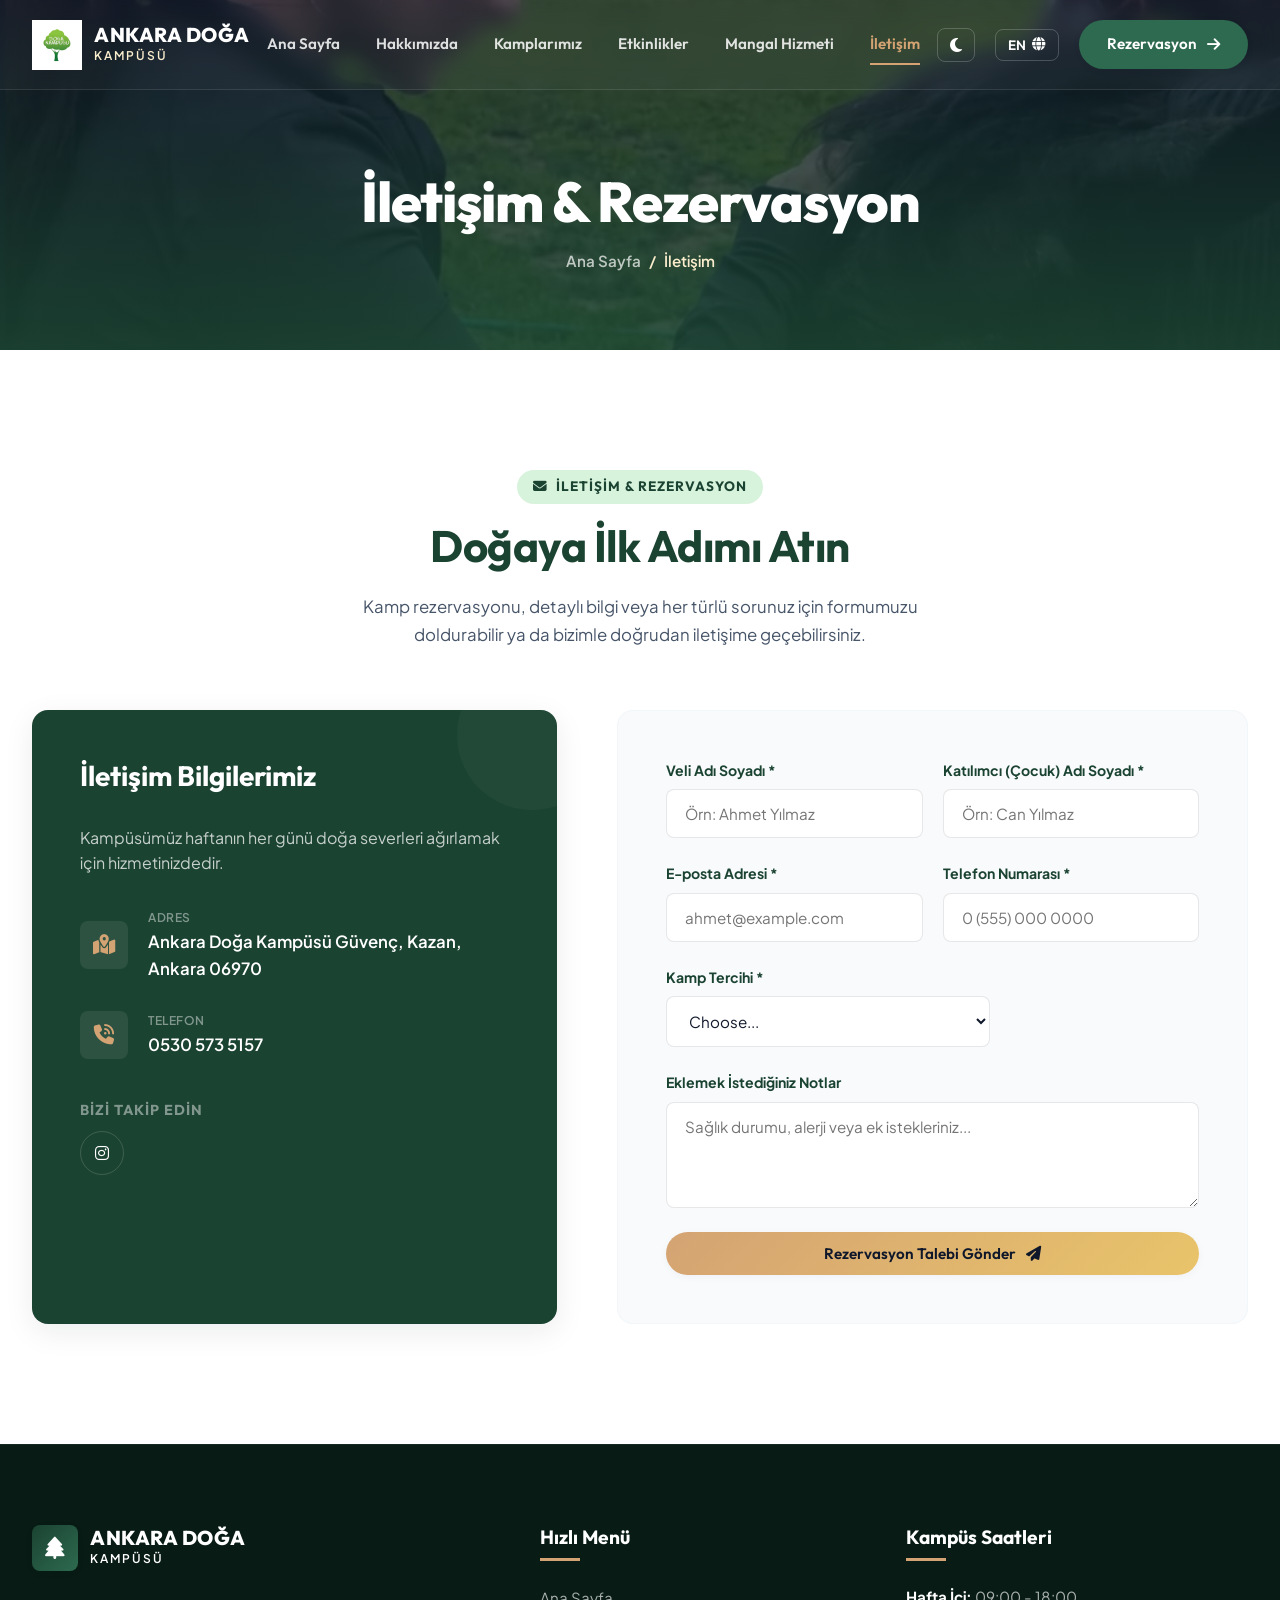
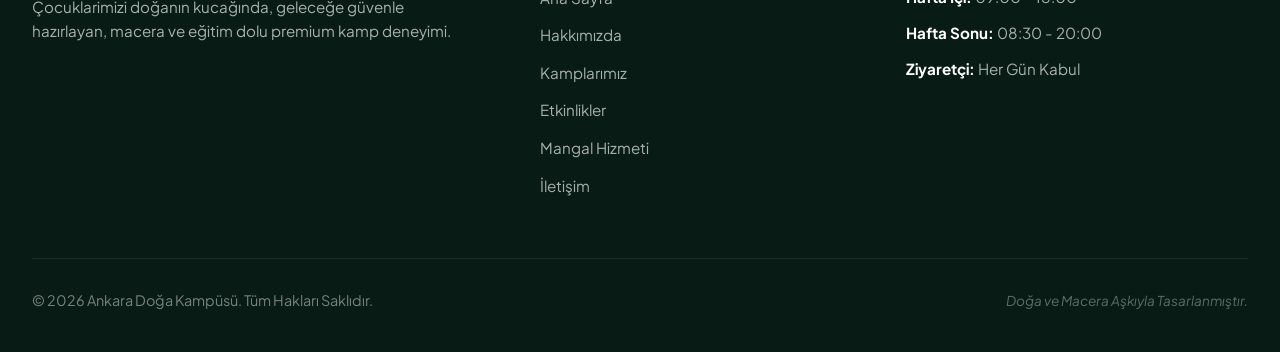
<file: iletisim.html>
<!DOCTYPE html>
<html lang="tr">
<head>
    <meta charset="UTF-8">
    <meta name="viewport" content="width=device-width, initial-scale=1.0">
    <meta name="description" content="Ankara Doğa Kampüsü - İletişim ve Rezervasyon formu. Bizimle iletişime geçin ve kamp rezervasyonunuzu yapın.">
    
    <!-- Open Graph / Facebook -->
    <meta property="og:type" content="website">
    <meta property="og:url" content="https://ardaberkorak.github.io/ankaradogakampusu/iletisim.html">
    <meta property="og:title" content="İletişim & Rezervasyon | Ankara Doğa Kampüsü">
    <meta property="og:description" content="Ankara Doğa Kampüsü - İletişim ve Rezervasyon formu. Bizimle iletişime geçin ve kamp rezervasyonunuzu yapın.">
    <meta property="og:image" content="https://ardaberkorak.github.io/ankaradogakampusu/images/hero-bg.png">

    <title>İletişim & Rezervasyon | Ankara Doğa Kampüsü</title>
    <!-- Google Fonts -->
    <link rel="preconnect" href="https://fonts.googleapis.com">
    <link rel="preconnect" href="https://fonts.gstatic.com" crossorigin>
    <link rel="stylesheet" href="https://fonts.googleapis.com/css2?family=Outfit:wght@300;400;500;600;700;800&family=Plus+Jakarta+Sans:wght@300;400;500;600;700&display=swap" media="print" onload="this.media='all'">
    <!-- FontAwesome Icons -->
    <link rel="preconnect" href="https://cdnjs.cloudflare.com" crossorigin>
    <link rel="stylesheet" href="https://cdnjs.cloudflare.com/ajax/libs/font-awesome/6.4.0/css/all.min.css" media="print" onload="this.media='all'">
    <!-- Favicon -->
    <link rel="icon" type="image/png" href="images/image.png">
    <!-- LCP Image Preload -->
    <link rel="preload" href="images/hero-bg.webp" as="image" type="image/webp">
    <!-- Custom CSS -->
    <link rel="stylesheet" href="css/style.css">
    <!-- Custom JS -->
    <script src="js/main.js" defer></script>
</head>
<body class="lang-tr">
    <script>
        // Apply saved language and dark mode immediately to avoid layout shift (CLS) & flash of unstyled theme
        (function() {
            const savedLang = localStorage.getItem('preferred-lang') || 'tr';
            if (savedLang === 'en') {
                document.body.className = 'lang-en';
            }
            const savedDarkMode = localStorage.getItem('dark-mode');
            const systemPrefersDark = window.matchMedia('(prefers-color-scheme: dark)').matches;
            if (savedDarkMode === 'enabled' || (!savedDarkMode && systemPrefersDark)) {
                document.body.classList.add('dark-mode');
            }
        })();
    </script>

    <!-- Header / Navigation -->
    <header class="main-header" id="main-header">
        <div class="container header-container">
            <a href="index.html" class="logo" id="header-logo">
                <img src="images/image.png" alt="Ankara Doğa Kampüsü" width="50" height="50" style="height: 50px; width: 50px;" loading="eager" fetchpriority="high">
                <div class="logo-text">
                    <span class="logo-title">ANKARA DOĞA</span>
                    <span class="logo-subtitle">KAMPÜSÜ</span>
                </div>
            </a>

            <nav class="nav-menu" id="nav-menu">
                <ul class="nav-list">
                    <li class="nav-item">
                        <a href="index.html#home" class="nav-link">
                            <span data-lang="tr">Ana Sayfa</span>
                            <span data-lang="en">Home</span>
                        </a>
                    </li>
                    <li class="nav-item">
                        <a href="index.html#about" class="nav-link">
                            <span data-lang="tr">Hakkımızda</span>
                            <span data-lang="en">About Us</span>
                        </a>
                    </li>
                    <li class="nav-item">
                        <a href="index.html#camps" class="nav-link">
                            <span data-lang="tr">Kamplarımız</span>
                            <span data-lang="en">Our Camps</span>
                        </a>
                    </li>
                    <li class="nav-item">
                        <a href="etkinlikler.html" class="nav-link">
                            <span data-lang="tr">Etkinlikler</span>
                            <span data-lang="en">Activities</span>
                        </a>
                    </li>
                    <li class="nav-item">
                        <a href="mangal-hizmeti.html" class="nav-link">
                            <span data-lang="tr">Mangal Hizmeti</span>
                            <span data-lang="en">Grill Service</span>
                        </a>
                    </li>
                    <li class="nav-item">
                        <a href="iletisim.html" class="nav-link active">
                            <span data-lang="tr">İletişim</span>
                            <span data-lang="en">Contact</span>
                        </a>
                    </li>
                </ul>
            </nav>

            <div class="header-actions">
                <button class="dark-mode-btn" id="dark-mode-btn" aria-label="Karanlık Mod / Dark Mode">
                    <i class="fa-solid fa-moon" aria-hidden="true"></i>
                </button>
                <button class="lang-switch-btn" id="lang-switch-btn" aria-label="Dili Değiştir / Switch Language">
                    <span class="lang-text">TR</span>
                    <i class="fa-solid fa-globe" aria-hidden="true"></i>
                </button>
                <a href="#booking" class="btn btn-primary btn-header">
                    <span data-lang="tr">Rezervasyon</span>
                    <span data-lang="en">Book Now</span>
                    <i class="fa-solid fa-arrow-right" aria-hidden="true"></i>
                </a>
                <button class="hamburger-btn" id="hamburger-btn" aria-label="Menüyü Aç">
                    <span class="line line-1"></span>
                    <span class="line line-2"></span>
                    <span class="line line-3"></span>
                </button>
            </div>
        </div>
    </header>

    <!-- Mobile Navigation Overlay -->
    <div class="mobile-nav" id="mobile-nav">
        <ul class="mobile-nav-list">
            <li class="mobile-nav-item">
                <a href="index.html#home" class="mobile-nav-link">
                    <span data-lang="tr">Ana Sayfa</span>
                    <span data-lang="en">Home</span>
                </a>
            </li>
            <li class="mobile-nav-item">
                <a href="index.html#about" class="mobile-nav-link">
                    <span data-lang="tr">Hakkımızda</span>
                    <span data-lang="en">About Us</span>
                </a>
            </li>
            <li class="mobile-nav-item">
                <a href="index.html#camps" class="mobile-nav-link">
                    <span data-lang="tr">Kamplarımız</span>
                    <span data-lang="en">Our Camps</span>
                </a>
            </li>
            <li class="mobile-nav-item">
                <a href="etkinlikler.html" class="mobile-nav-link">
                    <span data-lang="tr">Etkinlikler</span>
                    <span data-lang="en">Activities</span>
                </a>
            </li>
            <li class="mobile-nav-item">
                <a href="mangal-hizmeti.html" class="mobile-nav-link">
                    <span data-lang="tr">Mangal Hizmeti</span>
                    <span data-lang="en">Grill Service</span>
                </a>
            </li>
            <li class="mobile-nav-item">
                <a href="iletisim.html" class="mobile-nav-link active">
                    <span data-lang="tr">İletişim</span>
                    <span data-lang="en">Contact</span>
                </a>
            </li>
        </ul>
        <div class="mobile-nav-actions">
            <a href="#booking" class="btn btn-accent btn-full">
                <span data-lang="tr">Rezervasyon Yap</span>
                <span data-lang="en">Book a Spot</span>
            </a>
        </div>
    </div>

    <!-- Subpage Hero Banner -->
    <section class="subpage-hero">
        <div class="subpage-hero-overlay"></div>
        <div class="subpage-hero-container">
            <h1 class="subpage-hero-title">
                <span data-lang="tr">İletişim & Rezervasyon</span>
                <span data-lang="en">Contact & Booking</span>
            </h1>
            <div class="subpage-hero-breadcrumbs">
                <a href="index.html">
                    <span data-lang="tr">Ana Sayfa</span>
                    <span data-lang="en">Home</span>
                </a>
                <span>/</span>
                <span data-lang="tr">İletişim</span>
                <span data-lang="en">Contact</span>
            </div>
        </div>
    </section>

    <!-- Contact / Booking Section -->
    <section id="contact" class="contact-section">
        <div class="container">
            <div class="section-header text-center">
                <span class="section-badge">
                    <i class="fa-solid fa-envelope" aria-hidden="true"></i>
                    <span data-lang="tr">İletişim & Rezervasyon</span>
                    <span data-lang="en">Contact & Booking</span>
                </span>
                <h2 class="section-title">
                    <span data-lang="tr">Doğaya İlk Adımı Atın</span>
                    <span data-lang="en">Take Your First Step Into Nature</span>
                </h2>
                <p class="section-desc max-600">
                    <span data-lang="tr">Kamp rezervasyonu, detaylı bilgi veya her türlü sorunuz için formumuzu doldurabilir ya da bizimle doğrudan iletişime geçebilirsiniz.</span>
                    <span data-lang="en">Fill out our form for camp booking, detailed inquiries, or any questions, or reach out to us directly.</span>
                </p>
            </div>

            <div class="contact-grid" id="booking">
                <!-- Column 1: Info Box -->
                <div class="contact-info-col">
                    <div class="info-card">
                        <h3 class="info-card-title">
                            <span data-lang="tr">İletişim Bilgilerimiz</span>
                            <span data-lang="en">Contact Information</span>
                        </h3>
                        <p class="info-card-desc">
                            <span data-lang="tr">Kampüsümüz haftanın her günü doğa severleri ağırlamak için hizmetinizdedir.</span>
                            <span data-lang="en">Our campus is open every day of the week to welcome nature lovers.</span>
                        </p>

                        <div class="info-list">
                            <div class="info-item">
                                <div class="info-icon">
                                    <i class="fa-solid fa-map-location-dot" aria-hidden="true"></i>
                                </div>
                                <div class="info-text">
                                    <span class="info-label">
                                        <span data-lang="tr">Adres</span>
                                        <span data-lang="en">Address</span>
                                    </span>
                                    <span class="info-value">Ankara Doğa Kampüsü Güvenç, Kazan, Ankara 06970</span>
                                </div>
                            </div>

                            <div class="info-item">
                                <div class="info-icon">
                                    <i class="fa-solid fa-phone-volume" aria-hidden="true"></i>
                                </div>
                                <div class="info-text">
                                    <span class="info-label">
                                        <span data-lang="tr">Telefon</span>
                                        <span data-lang="en">Phone</span>
                                    </span>
                                    <a href="tel:+905305735157" class="info-value">0530 573 5157</a>
                                </div>
                            </div>
                        </div>

                        <!-- Social Media -->
                        <div class="social-links-wrapper">
                            <h4 class="social-title">
                                <span data-lang="tr">Bizi Takip Edin</span>
                                <span data-lang="en">Follow Us</span>
                            </h4>
                            <div class="social-links">
                                <a href="https://www.instagram.com/ankaradogakampusu" target="_blank" rel="noopener noreferrer" class="social-link" aria-label="Instagram"><i class="fa-brands fa-instagram" aria-hidden="true"></i></a>
                            </div>
                        </div>
                    </div>
                </div>

                <!-- Column 2: Working Web3Forms / Formspree Form -->
                <div class="contact-form-col">
                    <form action="https://formspree.io/f/mdajjwow" method="POST" class="booking-form" id="booking-form">
                        <!-- Formspree Redirect to Success Page -->
                        <input type="hidden" name="_next" value="https://ardaberkorak.github.io/ankaradogakampusu/success.html">
                        
                        <div class="form-row">
                            <div class="form-group">
                                <label for="parent_name">
                                    <span data-lang="tr">Veli Adı Soyadı *</span>
                                    <span data-lang="en">Parent's Full Name *</span>
                                </label>
                                <input type="text" id="parent_name" name="parent_name" required placeholder="Örn: Ahmet Yılmaz">
                            </div>
                            <div class="form-group">
                                <label for="child_name">
                                    <span data-lang="tr">Katılımcı (Çocuk) Adı Soyadı *</span>
                                    <span data-lang="en">Participant (Child) Name *</span>
                                </label>
                                <input type="text" id="child_name" name="child_name" required placeholder="Örn: Can Yılmaz">
                            </div>
                        </div>

                        <div class="form-row">
                            <div class="form-group">
                                <label for="email">
                                    <span data-lang="tr">E-posta Adresi *</span>
                                    <span data-lang="en">Email Address *</span>
                                </label>
                                <input type="email" id="email" name="email" required placeholder="ahmet@example.com">
                            </div>
                            <div class="form-group">
                                <label for="phone">
                                    <span data-lang="tr">Telefon Numarası *</span>
                                    <span data-lang="en">Phone Number *</span>
                                </label>
                                <input type="tel" id="phone" name="phone" required placeholder="0 (555) 000 0000">
                            </div>
                        </div>

                        <div class="form-row">
                            <div class="form-group">
                                <label for="camp_select">
                                    <span data-lang="tr">Kamp Tercihi *</span>
                                    <span data-lang="en">Select Camp *</span>
                                </label>
                                <select id="camp_select" name="camp_select" required>
                                    <option value="" disabled selected data-lang="tr">Seçiniz...</option>
                                    <option value="" disabled selected data-lang="en">Choose...</option>
                                    <option value="yaz-kampi" data-lang="tr">Yaz Keşif Kampı (7-12 Yaş)</option>
                                    <option value="yaz-kampi" data-lang="en">Summer Discovery Camp (Ages 7-12)</option>
                                    <option value="aile-kampi" data-lang="tr">Hafta Sonu Aile Kampı (Her Yaş)</option>
                                    <option value="aile-kampi" data-lang="en">Weekend Family Camp (All Ages)</option>
                                    <option value="kis-kampi" data-lang="tr">Kış Macera Kampı (12-17 Yaş)</option>
                                    <option value="kis-kampi" data-lang="en">Winter Adventure Camp (Ages 12-17)</option>
                                    <option value="mangal-hizmeti" data-lang="tr">Mangal & Barbekü Hizmeti</option>
                                    <option value="mangal-hizmeti" data-lang="en">Barbecue & Grill Service</option>
                                </select>
                            </div>
                        </div>

                        <div class="form-group">
                            <label for="message">
                                <span data-lang="tr">Eklemek İstediğiniz Notlar</span>
                                <span data-lang="en">Additional Notes</span>
                            </label>
                            <textarea id="message" name="message" rows="4" placeholder="Sağlık durumu, alerji veya ek istekleriniz..."></textarea>
                        </div>

                        <button type="submit" class="btn btn-accent btn-full">
                            <span data-lang="tr">Rezervasyon Talebi Gönder</span>
                            <span data-lang="en">Submit Booking Request</span>
                            <i class="fa-solid fa-paper-plane" aria-hidden="true"></i>
                        </button>
                    </form>
                </div>
            </div>
        </div>
    </section>

    <!-- Footer -->
    <footer class="main-footer">
        <div class="container footer-container">
            <div class="footer-grid">
                <!-- Col 1: About -->
                <div class="footer-col brand-col">
                    <a href="index.html" class="logo footer-logo">
                        <div class="logo-icon">
                            <i class="fa-solid fa-tree" aria-hidden="true"></i>
                        </div>
                        <div class="logo-text">
                            <span class="logo-title">ANKARA DOĞA</span>
                            <span class="logo-subtitle">KAMPÜSÜ</span>
                        </div>
                    </a>
                    <p class="footer-desc">
                        <span data-lang="tr">Çocuklarimizi doğanın kucağında, geleceğe güvenle hazırlayan, macera ve eğitim dolu premium kamp deneyimi.</span>
                        <span data-lang="en">Premium camp experience filled with adventure and education, preparing children for the future in the heart of nature.</span>
                    </p>
                </div>

                <!-- Col 2: Navigation -->
                <div class="footer-col links-col">
                    <h4 class="footer-title">
                        <span data-lang="tr">Hızlı Menü</span>
                        <span data-lang="en">Quick Links</span>
                    </h4>
                    <ul class="footer-links">
                        <li><a href="index.html#home"><span data-lang="tr">Ana Sayfa</span><span data-lang="en">Home</span></a></li>
                        <li><a href="index.html#about"><span data-lang="tr">Hakkımızda</span><span data-lang="en">About Us</span></a></li>
                        <li><a href="index.html#camps"><span data-lang="tr">Kamplarımız</span><span data-lang="en">Our Camps</span></a></li>
                        <li><a href="etkinlikler.html"><span data-lang="tr">Etkinlikler</span><span data-lang="en">Activities</span></a></li>
                        <li><a href="mangal-hizmeti.html"><span data-lang="tr">Mangal Hizmeti</span><span data-lang="en">Grill Service</span></a></li>
                        <li><a href="iletisim.html"><span data-lang="tr">İletişim</span><span data-lang="en">Contact</span></a></li>
                    </ul>
                </div>

                <!-- Col 3: Working Hours Info -->
                <div class="footer-col credits-col">
                    <h4 class="footer-title">
                        <span data-lang="tr">Kampüs Saatleri</span>
                        <span data-lang="en">Working Hours</span>
                    </h4>
                    <ul class="footer-info-list">
                        <li>
                            <strong>
                                <span data-lang="tr">Hafta İçi:</span>
                                <span data-lang="en">Weekdays:</span>
                            </strong> 
                            09:00 - 18:00
                        </li>
                        <li>
                            <strong>
                                <span data-lang="tr">Hafta Sonu:</span>
                                <span data-lang="en">Weekends:</span>
                            </strong> 
                            08:30 - 20:00
                        </li>
                        <li>
                            <strong>
                                <span data-lang="tr">Ziyaretçi:</span>
                                <span data-lang="en">Visitors:</span>
                            </strong> 
                            <span data-lang="tr">Her Gün Kabul</span>
                            <span data-lang="en">Open Every Day</span>
                        </li>
                    </ul>
                </div>
            </div>

            <div class="footer-bottom">
                <p class="copyright-text">
                    &copy; 2026 Ankara Doğa Kampüsü. 
                    <span data-lang="tr">Tüm Hakları Saklıdır.</span>
                    <span data-lang="en">All Rights Reserved.</span>
                </p>
                <p class="academic-note">
                    <span data-lang="tr">Doğa ve Macera Aşkıyla Tasarlanmıştır.</span>
                    <span data-lang="en">Crafted with Love for Nature & Adventure.</span>
                </p>
            </div>
        </div>
    </footer>

</body>
</html>
</file>
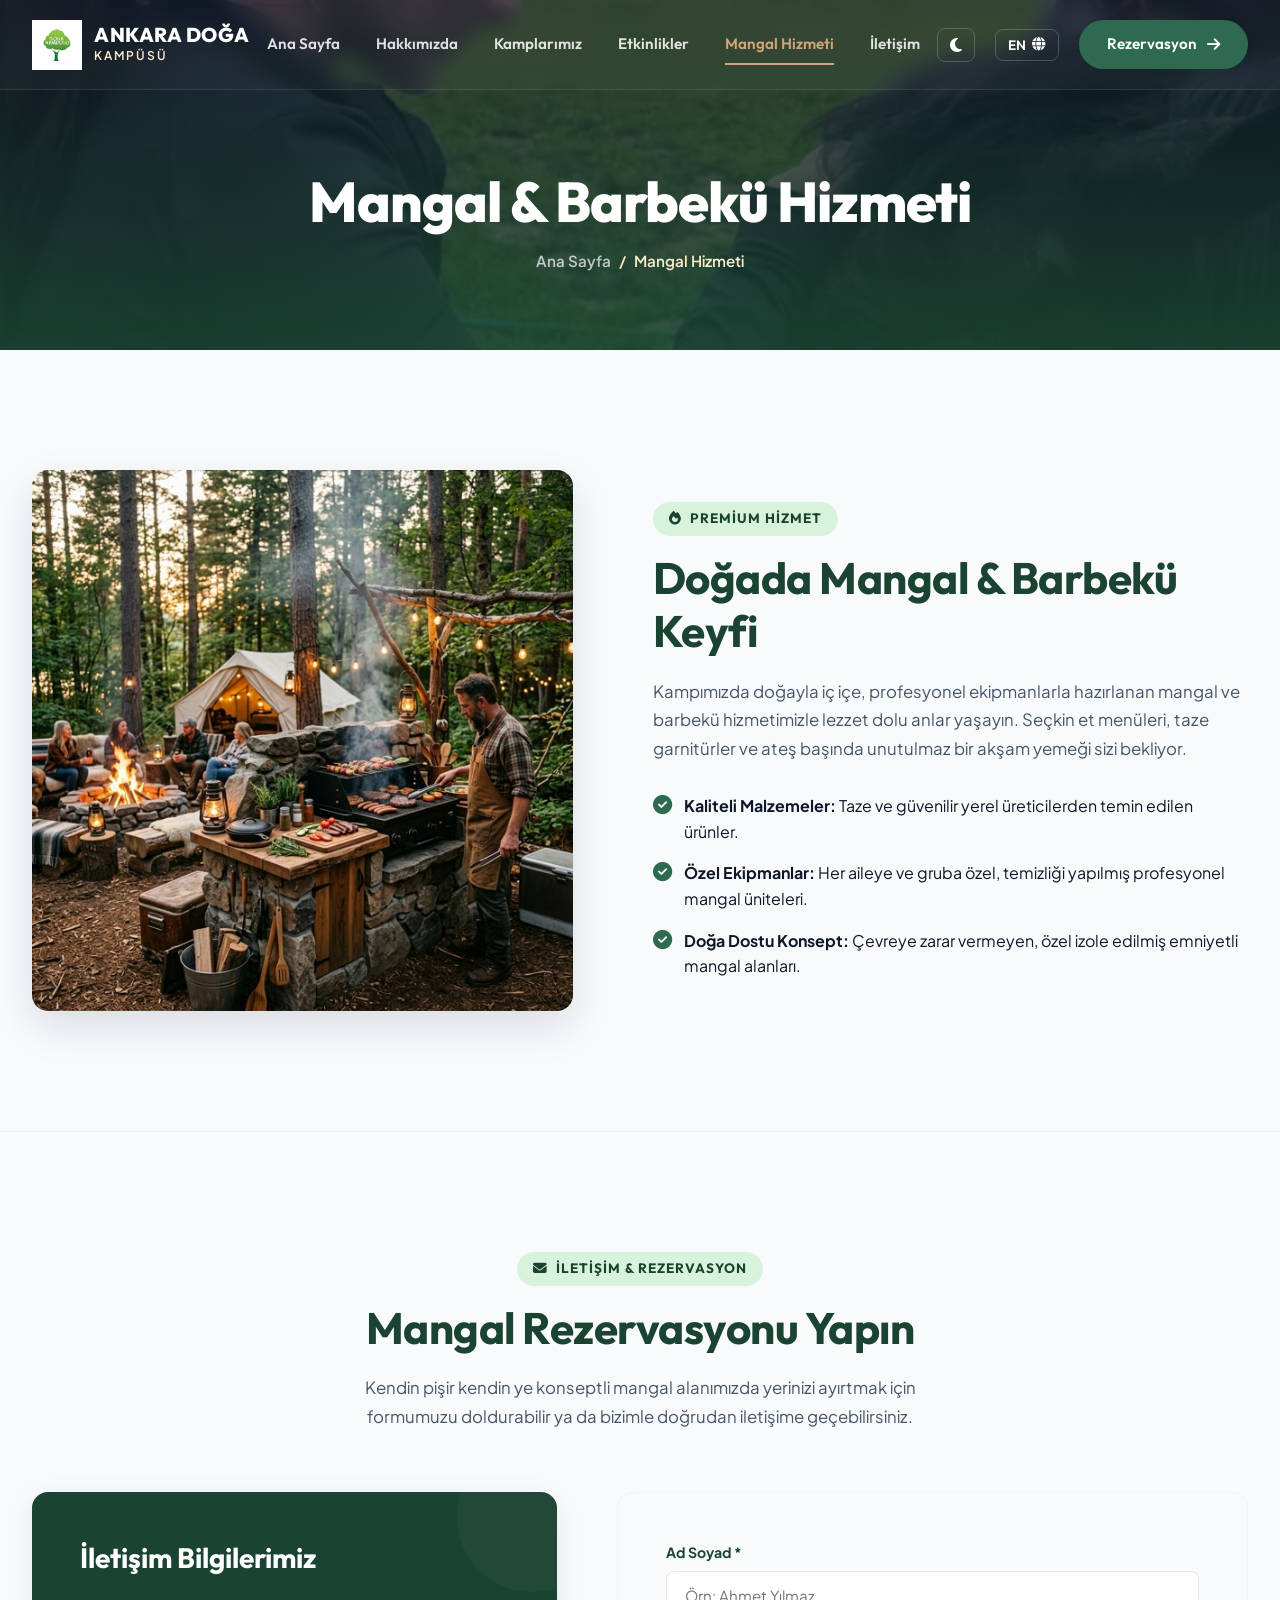
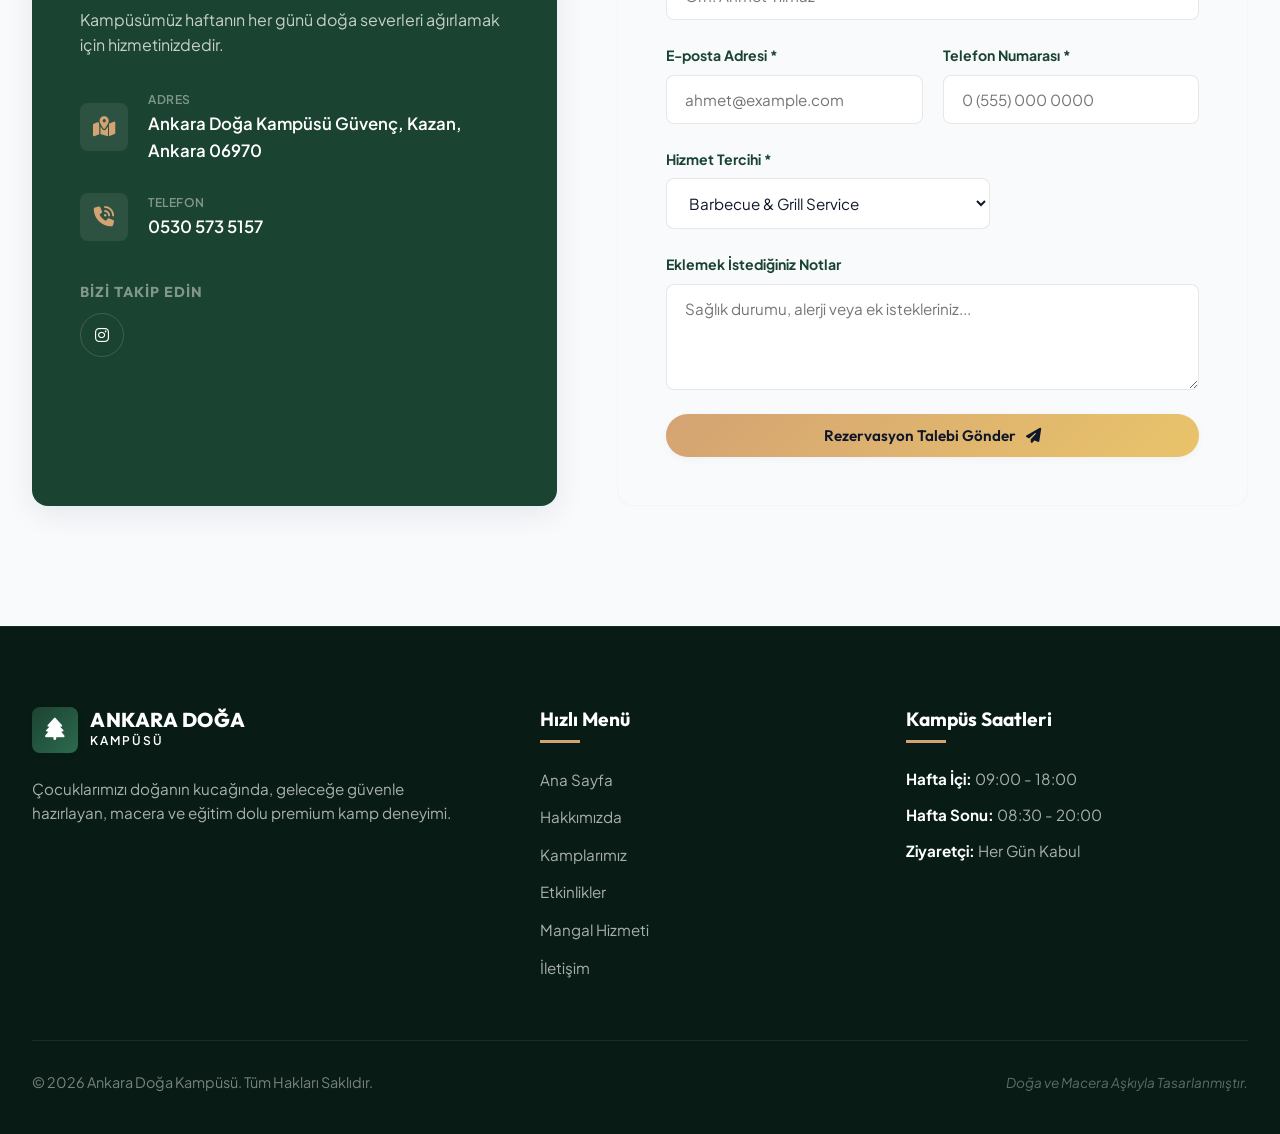
<file: mangal-hizmeti.html>
<!DOCTYPE html>
<html lang="tr">

<head>
    <meta charset="UTF-8">
    <meta name="viewport" content="width=device-width, initial-scale=1.0">
    <meta name="description"
        content="Ankara Doğa Kampüsü - Doğayla iç içe premium mangal ve barbekü hizmetimizle lezzet dolu anlar yaşayın.">

    <!-- Open Graph / Facebook -->
    <meta property="og:type" content="website">
    <meta property="og:url" content="https://ardaberkorak.github.io/ankaradogakampusu/mangal-hizmeti.html">
    <meta property="og:title" content="Mangal Hizmeti | Ankara Doğa Kampüsü">
    <meta property="og:description"
        content="Ankara Doğa Kampüsü - Doğayla iç içe premium mangal ve barbekü hizmetimizle lezzet dolu anlar yaşayın.">
    <meta property="og:image" content="https://ardaberkorak.github.io/ankaradogakampusu/images/mangal-hizmeti.jpg">

    <title>Mangal Hizmeti | Ankara Doğa Kampüsü</title>
    <!-- Google Fonts -->
    <link rel="preconnect" href="https://fonts.googleapis.com">
    <link rel="preconnect" href="https://fonts.gstatic.com" crossorigin>
    <link rel="stylesheet"
        href="https://fonts.googleapis.com/css2?family=Outfit:wght@300;400;500;600;700;800&family=Plus+Jakarta+Sans:wght@300;400;500;600;700&display=swap"
        media="print" onload="this.media='all'">
    <!-- FontAwesome Icons -->
    <link rel="preconnect" href="https://cdnjs.cloudflare.com" crossorigin>
    <link rel="stylesheet" href="https://cdnjs.cloudflare.com/ajax/libs/font-awesome/6.4.0/css/all.min.css"
        media="print" onload="this.media='all'">
    <!-- Favicon -->
    <link rel="icon" type="image/png" href="images/image.png">
    <!-- LCP Image Preload -->
    <link rel="preload" href="images/hero-bg.webp" as="image" type="image/webp">
    <!-- Custom CSS -->
    <link rel="stylesheet" href="css/style.css">
    <!-- Custom JS -->
    <script src="js/main.js" defer></script>
<body class="lang-tr">
    <script>
        // Apply saved language and dark mode immediately to avoid layout shift (CLS) & flash of unstyled theme
        (function() {
            const savedLang = localStorage.getItem('preferred-lang') || 'tr';
            if (savedLang === 'en') {
                document.body.className = 'lang-en';
            }
            const savedDarkMode = localStorage.getItem('dark-mode');
            const systemPrefersDark = window.matchMedia('(prefers-color-scheme: dark)').matches;
            if (savedDarkMode === 'enabled' || (!savedDarkMode && systemPrefersDark)) {
                document.body.classList.add('dark-mode');
            }
        })();
    </script>

    <!-- Header / Navigation -->
    <header class="main-header" id="main-header">
        <div class="container header-container">
            <a href="index.html" class="logo" id="header-logo">
                <img src="images/image.png" alt="Ankara Doğa Kampüsü" width="50" height="50"
                    style="height: 50px; width: 50px;" loading="eager" fetchpriority="high">
                <div class="logo-text">
                    <span class="logo-title">ANKARA DOĞA</span>
                    <span class="logo-subtitle">KAMPÜSÜ</span>
                </div>
            </a>

            <nav class="nav-menu" id="nav-menu">
                <ul class="nav-list">
                    <li class="nav-item">
                        <a href="index.html#home" class="nav-link">
                            <span data-lang="tr">Ana Sayfa</span>
                            <span data-lang="en">Home</span>
                        </a>
                    </li>
                    <li class="nav-item">
                        <a href="index.html#about" class="nav-link">
                            <span data-lang="tr">Hakkımızda</span>
                            <span data-lang="en">About Us</span>
                        </a>
                    </li>
                    <li class="nav-item">
                        <a href="index.html#camps" class="nav-link">
                            <span data-lang="tr">Kamplarımız</span>
                            <span data-lang="en">Our Camps</span>
                        </a>
                    </li>
                    <li class="nav-item">
                        <a href="etkinlikler.html" class="nav-link">
                            <span data-lang="tr">Etkinlikler</span>
                            <span data-lang="en">Activities</span>
                        </a>
                    </li>
                    <li class="nav-item">
                        <a href="mangal-hizmeti.html" class="nav-link active">
                            <span data-lang="tr">Mangal Hizmeti</span>
                            <span data-lang="en">Grill Service</span>
                        </a>
                    </li>
                    <li class="nav-item">
                        <a href="iletisim.html" class="nav-link">
                            <span data-lang="tr">İletişim</span>
                            <span data-lang="en">Contact</span>
                        </a>
                    </li>
                </ul>
            </nav>

            <div class="header-actions">
                <button class="dark-mode-btn" id="dark-mode-btn" aria-label="Karanlık Mod / Dark Mode">
                    <i class="fa-solid fa-moon" aria-hidden="true"></i>
                </button>
                <button class="lang-switch-btn" id="lang-switch-btn" aria-label="Dili Değiştir / Switch Language">
                    <span class="lang-text">TR</span>
                    <i class="fa-solid fa-globe" aria-hidden="true"></i>
                </button>
                <a href="#booking" class="btn btn-primary btn-header">
                    <span data-lang="tr">Rezervasyon</span>
                    <span data-lang="en">Book Now</span>
                    <i class="fa-solid fa-arrow-right" aria-hidden="true"></i>
                </a>
                <button class="hamburger-btn" id="hamburger-btn" aria-label="Menüyü Aç">
                    <span class="line line-1"></span>
                    <span class="line line-2"></span>
                    <span class="line line-3"></span>
                </button>
            </div>
        </div>
    </header>

    <!-- Mobile Navigation Overlay -->
    <div class="mobile-nav" id="mobile-nav">
        <ul class="mobile-nav-list">
            <li class="mobile-nav-item">
                <a href="index.html#home" class="mobile-nav-link">
                    <span data-lang="tr">Ana Sayfa</span>
                    <span data-lang="en">Home</span>
                </a>
            </li>
            <li class="mobile-nav-item">
                <a href="index.html#about" class="mobile-nav-link">
                    <span data-lang="tr">Hakkımızda</span>
                    <span data-lang="en">About Us</span>
                </a>
            </li>
            <li class="mobile-nav-item">
                <a href="index.html#camps" class="mobile-nav-link">
                    <span data-lang="tr">Kamplarımız</span>
                    <span data-lang="en">Our Camps</span>
                </a>
            </li>
            <li class="mobile-nav-item">
                <a href="etkinlikler.html" class="mobile-nav-link">
                    <span data-lang="tr">Etkinlikler</span>
                    <span data-lang="en">Activities</span>
                </a>
            </li>
            <li class="mobile-nav-item">
                <a href="mangal-hizmeti.html" class="mobile-nav-link active">
                    <span data-lang="tr">Mangal Hizmeti</span>
                    <span data-lang="en">Grill Service</span>
                </a>
            </li>
            <li class="mobile-nav-item">
                <a href="iletisim.html" class="mobile-nav-link">
                    <span data-lang="tr">İletişim</span>
                    <span data-lang="en">Contact</span>
                </a>
            </li>
        </ul>
        <div class="mobile-nav-actions">
            <a href="#booking" class="btn btn-accent btn-full">
                <span data-lang="tr">Rezervasyon Yap</span>
                <span data-lang="en">Book a Spot</span>
            </a>
        </div>
    </div>

    <!-- Subpage Hero Banner -->
    <section class="subpage-hero">
        <div class="subpage-hero-overlay"></div>
        <div class="subpage-hero-container">
            <h1 class="subpage-hero-title">
                <span data-lang="tr">Mangal & Barbekü Hizmeti</span>
                <span data-lang="en">Barbecue & Grill Service</span>
            </h1>
            <div class="subpage-hero-breadcrumbs">
                <a href="index.html">
                    <span data-lang="tr">Ana Sayfa</span>
                    <span data-lang="en">Home</span>
                </a>
                <span>/</span>
                <span data-lang="tr">Mangal Hizmeti</span>
                <span data-lang="en">Grill Service</span>
            </div>
        </div>
    </section>

    <!-- BBQ Section -->
    <section id="bbq" class="bbq-section">
        <div class="container bbq-container">
            <div class="bbq-grid">
                <!-- Column 1: Image -->
                <div class="bbq-image-col">
                    <div class="bbq-image-wrapper">
                        <img src="images/mangal-hizmeti.jpg" alt="Doğada Mangal Keyfi" class="bbq-img" width="600"
                            height="600" loading="eager">
                    </div>
                </div>

                <!-- Column 2: Content -->
                <div class="bbq-content-col">
                    <span class="section-badge">
                        <i class="fa-solid fa-fire" aria-hidden="true"></i>
                        <span data-lang="tr">Premium Hizmet</span>
                        <span data-lang="en">Premium Service</span>
                    </span>
                    <h2 class="section-title">
                        <span data-lang="tr">Doğada Mangal & Barbekü Keyfi</span>
                        <span data-lang="en">Barbecue & Grill in Nature</span>
                    </h2>
                    <p class="section-desc">
                        <span data-lang="tr">Kampımızda doğayla iç içe, profesyonel ekipmanlarla hazırlanan mangal ve
                            barbekü hizmetimizle lezzet dolu anlar yaşayın. Seçkin et menüleri, taze garnitürler ve ateş
                            başında unutulmaz bir akşam yemeği sizi bekliyor.</span>
                        <span data-lang="en">Experience delicious moments in our camp with our barbecue service prepared
                            with professional equipment in touch with nature. Premium meat menus, fresh side dishes, and
                            an unforgettable dinner by the campfire await you.</span>
                    </p>

                    <div class="bbq-features">
                        <div class="bbq-feature-item">
                            <i class="fa-solid fa-circle-check" aria-hidden="true"></i>
                            <span>
                                <strong data-lang="tr">Kaliteli Malzemeler:</strong>
                                <span data-lang="tr"> Taze ve güvenilir yerel üreticilerden temin edilen ürünler.</span>
                                <strong data-lang="en">Premium Ingredients:</strong>
                                <span data-lang="en"> Products sourced from fresh and trusted local producers.</span>
                            </span>
                        </div>
                        <div class="bbq-feature-item">
                            <i class="fa-solid fa-circle-check" aria-hidden="true"></i>
                            <span>
                                <strong data-lang="tr">Özel Ekipmanlar:</strong>
                                <span data-lang="tr"> Her aileye ve gruba özel, temizliği yapılmış profesyonel mangal
                                    üniteleri.</span>
                                <strong data-lang="en">Professional Equipment:</strong>
                                <span data-lang="en"> Cleaned, professional barbecue units special for each
                                    family/group.</span>
                            </span>
                        </div>
                        <div class="bbq-feature-item">
                            <i class="fa-solid fa-circle-check" aria-hidden="true"></i>
                            <span>
                                <strong data-lang="tr">Doğa Dostu Konsept:</strong>
                                <span data-lang="tr"> Çevreye zarar vermeyen, özel izole edilmiş emniyetli mangal
                                    alanları.</span>
                                <strong data-lang="en">Eco-Friendly Concept:</strong>
                                <span data-lang="en"> Environmentally friendly, specially isolated and safe barbecue
                                    areas.</span>
                            </span>
                        </div>
                    </div>
                </div>
            </div>
        </div>
    </section>

    <!-- Contact / Booking Section -->
    <section id="contact" class="contact-section"
        style="background: var(--bg-light); border-top: 1px solid rgba(0,0,0,0.05);">
        <div class="container">
            <div class="section-header text-center">
                <span class="section-badge">
                    <i class="fa-solid fa-envelope" aria-hidden="true"></i>
                    <span data-lang="tr">İletişim & Rezervasyon</span>
                    <span data-lang="en">Contact & Booking</span>
                </span>
                <h2 class="section-title">
                    <span data-lang="tr">Mangal Rezervasyonu Yapın</span>
                    <span data-lang="en">Book Your BBQ Spot</span>
                </h2>
                <p class="section-desc max-600">
                    <span data-lang="tr">Kendin pişir kendin ye konseptli mangal alanımızda yerinizi ayırtmak için
                        formumuzu doldurabilir ya da bizimle doğrudan iletişime geçebilirsiniz.</span>
                    <span data-lang="en">Fill out the form to reserve your spot in our DIY barbecue area, or reach out
                        to us directly.</span>
                </p>
            </div>

            <div class="contact-grid" id="booking">
                <!-- Column 1: Info Box -->
                <div class="contact-info-col">
                    <div class="info-card">
                        <h3 class="info-card-title">
                            <span data-lang="tr">İletişim Bilgilerimiz</span>
                            <span data-lang="en">Contact Information</span>
                        </h3>
                        <p class="info-card-desc">
                            <span data-lang="tr">Kampüsümüz haftanın her günü doğa severleri ağırlamak için
                                hizmetinizdedir.</span>
                            <span data-lang="en">Our campus is open every day of the week to welcome nature
                                lovers.</span>
                        </p>

                        <div class="info-list">
                            <div class="info-item">
                                <div class="info-icon">
                                    <i class="fa-solid fa-map-location-dot" aria-hidden="true"></i>
                                </div>
                                <div class="info-text">
                                    <span class="info-label">
                                        <span data-lang="tr">Adres</span>
                                        <span data-lang="en">Address</span>
                                    </span>
                                    <span class="info-value">Ankara Doğa Kampüsü Güvenç, Kazan, Ankara 06970</span>
                                </div>
                            </div>

                            <div class="info-item">
                                <div class="info-icon">
                                    <i class="fa-solid fa-phone-volume" aria-hidden="true"></i>
                                </div>
                                <div class="info-text">
                                    <span class="info-label">
                                        <span data-lang="tr">Telefon</span>
                                        <span data-lang="en">Phone</span>
                                    </span>
                                    <a href="tel:+905305735157" class="info-value">0530 573 5157</a>
                                </div>
                            </div>
                        </div>

                        <!-- Social Media -->
                        <div class="social-links-wrapper">
                            <h4 class="social-title">
                                <span data-lang="tr">Bizi Takip Edin</span>
                                <span data-lang="en">Follow Us</span>
                            </h4>
                            <div class="social-links">
                                <a href="https://www.instagram.com/ankaradogakampusu" target="_blank"
                                    rel="noopener noreferrer" class="social-link" aria-label="Instagram"><i
                                        class="fa-brands fa-instagram" aria-hidden="true"></i></a>
                            </div>
                        </div>
                    </div>
                </div>

                <!-- Column 2: Working Web3Forms / Formspree Form -->
                <div class="contact-form-col">
                    <form action="https://formspree.io/f/mdajjwow" method="POST" class="booking-form" id="booking-form">
                        <!-- Formspree Redirect to Success Page -->
                        <input type="hidden" name="_next"
                            value="https://ardaberkorak.github.io/ankaradogakampusu/success.html">

                        <div class="form-group">
                            <label for="name">
                                <span data-lang="tr">Ad Soyad *</span>
                                <span data-lang="en">Full Name *</span>
                            </label>
                            <input type="text" id="name" name="name" required placeholder="Örn: Ahmet Yılmaz">
                        </div>

                        <div class="form-row">
                            <div class="form-group">
                                <label for="email">
                                    <span data-lang="tr">E-posta Adresi *</span>
                                    <span data-lang="en">Email Address *</span>
                                </label>
                                <input type="email" id="email" name="email" required placeholder="ahmet@example.com">
                            </div>
                            <div class="form-group">
                                <label for="phone">
                                    <span data-lang="tr">Telefon Numarası *</span>
                                    <span data-lang="en">Phone Number *</span>
                                </label>
                                <input type="tel" id="phone" name="phone" required placeholder="0 (555) 000 0000">
                            </div>
                        </div>

                        <div class="form-row">
                            <div class="form-group">
                                <label for="camp_select">
                                    <span data-lang="tr">Hizmet Tercihi *</span>
                                    <span data-lang="en">Select Service *</span>
                                </label>
                                <select id="camp_select" name="camp_select" required>
                                    <option value="" disabled data-lang="tr">Seçiniz...</option>
                                    <option value="" disabled data-lang="en">Choose...</option>
                                    <option value="yaz-kampi" data-lang="tr">Yaz Keşif Kampı (7-12 Yaş)</option>
                                    <option value="yaz-kampi" data-lang="en">Summer Discovery Camp (Ages 7-12)</option>
                                    <option value="aile-kampi" data-lang="tr">Hafta Sonu Aile Kampı (Her Yaş)</option>
                                    <option value="aile-kampi" data-lang="en">Weekend Family Camp (All Ages)</option>
                                    <option value="kis-kampi" data-lang="tr">Kış Macera Kampı (12-17 Yaş)</option>
                                    <option value="kis-kampi" data-lang="en">Winter Adventure Camp (Ages 12-17)</option>
                                    <option value="mangal-hizmeti" selected data-lang="tr">Mangal & Barbekü Hizmeti
                                    </option>
                                    <option value="mangal-hizmeti" selected data-lang="en">Barbecue & Grill Service
                                    </option>
                                </select>
                            </div>
                        </div>

                        <div class="form-group">
                            <label for="message">
                                <span data-lang="tr">Eklemek İstediğiniz Notlar</span>
                                <span data-lang="en">Additional Notes</span>
                            </label>
                            <textarea id="message" name="message" rows="4"
                                placeholder="Sağlık durumu, alerji veya ek istekleriniz..."></textarea>
                        </div>

                        <button type="submit" class="btn btn-accent btn-full">
                            <span data-lang="tr">Rezervasyon Talebi Gönder</span>
                            <span data-lang="en">Submit Booking Request</span>
                            <i class="fa-solid fa-paper-plane" aria-hidden="true"></i>
                        </button>
                    </form>
                </div>
            </div>
        </div>
    </section>

    <!-- Footer -->
    <footer class="main-footer">
        <div class="container footer-container">
            <div class="footer-grid">
                <!-- Col 1: About -->
                <div class="footer-col brand-col">
                    <a href="index.html" class="logo footer-logo">
                        <div class="logo-icon">
                            <i class="fa-solid fa-tree" aria-hidden="true"></i>
                        </div>
                        <div class="logo-text">
                            <span class="logo-title">ANKARA DOĞA</span>
                            <span class="logo-subtitle">KAMPÜSÜ</span>
                        </div>
                    </a>
                    <p class="footer-desc">
                        <span data-lang="tr">Çocuklarımızı doğanın kucağında, geleceğe güvenle hazırlayan, macera ve
                            eğitim dolu premium kamp deneyimi.</span>
                        <span data-lang="en">Premium camp experience filled with adventure and education, preparing
                            children for the future in the heart of nature.</span>
                    </p>
                </div>

                <!-- Col 2: Navigation -->
                <div class="footer-col links-col">
                    <h4 class="footer-title">
                        <span data-lang="tr">Hızlı Menü</span>
                        <span data-lang="en">Quick Links</span>
                    </h4>
                    <ul class="footer-links">
                        <li><a href="index.html#home"><span data-lang="tr">Ana Sayfa</span><span
                                    data-lang="en">Home</span></a></li>
                        <li><a href="index.html#about"><span data-lang="tr">Hakkımızda</span><span data-lang="en">About
                                    Us</span></a></li>
                        <li><a href="index.html#camps"><span data-lang="tr">Kamplarımız</span><span data-lang="en">Our
                                    Camps</span></a></li>
                        <li><a href="etkinlikler.html"><span data-lang="tr">Etkinlikler</span><span
                                    data-lang="en">Activities</span></a></li>
                        <li><a href="mangal-hizmeti.html"><span data-lang="tr">Mangal Hizmeti</span><span
                                    data-lang="en">Grill Service</span></a></li>
                        <li><a href="iletisim.html"><span data-lang="tr">İletişim</span><span
                                    data-lang="en">Contact</span></a></li>
                    </ul>
                </div>

                <!-- Col 3: Working Hours Info -->
                <div class="footer-col credits-col">
                    <h4 class="footer-title">
                        <span data-lang="tr">Kampüs Saatleri</span>
                        <span data-lang="en">Working Hours</span>
                    </h4>
                    <ul class="footer-info-list">
                        <li>
                            <strong>
                                <span data-lang="tr">Hafta İçi:</span>
                                <span data-lang="en">Weekdays:</span>
                            </strong>
                            09:00 - 18:00
                        </li>
                        <li>
                            <strong>
                                <span data-lang="tr">Hafta Sonu:</span>
                                <span data-lang="en">Weekends:</span>
                            </strong>
                            08:30 - 20:00
                        </li>
                        <li>
                            <strong>
                                <span data-lang="tr">Ziyaretçi:</span>
                                <span data-lang="en">Visitors:</span>
                            </strong>
                            <span data-lang="tr">Her Gün Kabul</span>
                            <span data-lang="en">Open Every Day</span>
                        </li>
                    </ul>
                </div>
            </div>

            <div class="footer-bottom">
                <p class="copyright-text">
                    &copy; 2026 Ankara Doğa Kampüsü.
                    <span data-lang="tr">Tüm Hakları Saklıdır.</span>
                    <span data-lang="en">All Rights Reserved.</span>
                </p>
                <p class="academic-note">
                    <span data-lang="tr">Doğa ve Macera Aşkıyla Tasarlanmıştır.</span>
                    <span data-lang="en">Crafted with Love for Nature & Adventure.</span>
                </p>
            </div>
        </div>
    </footer>

</body>

</html>
</file>
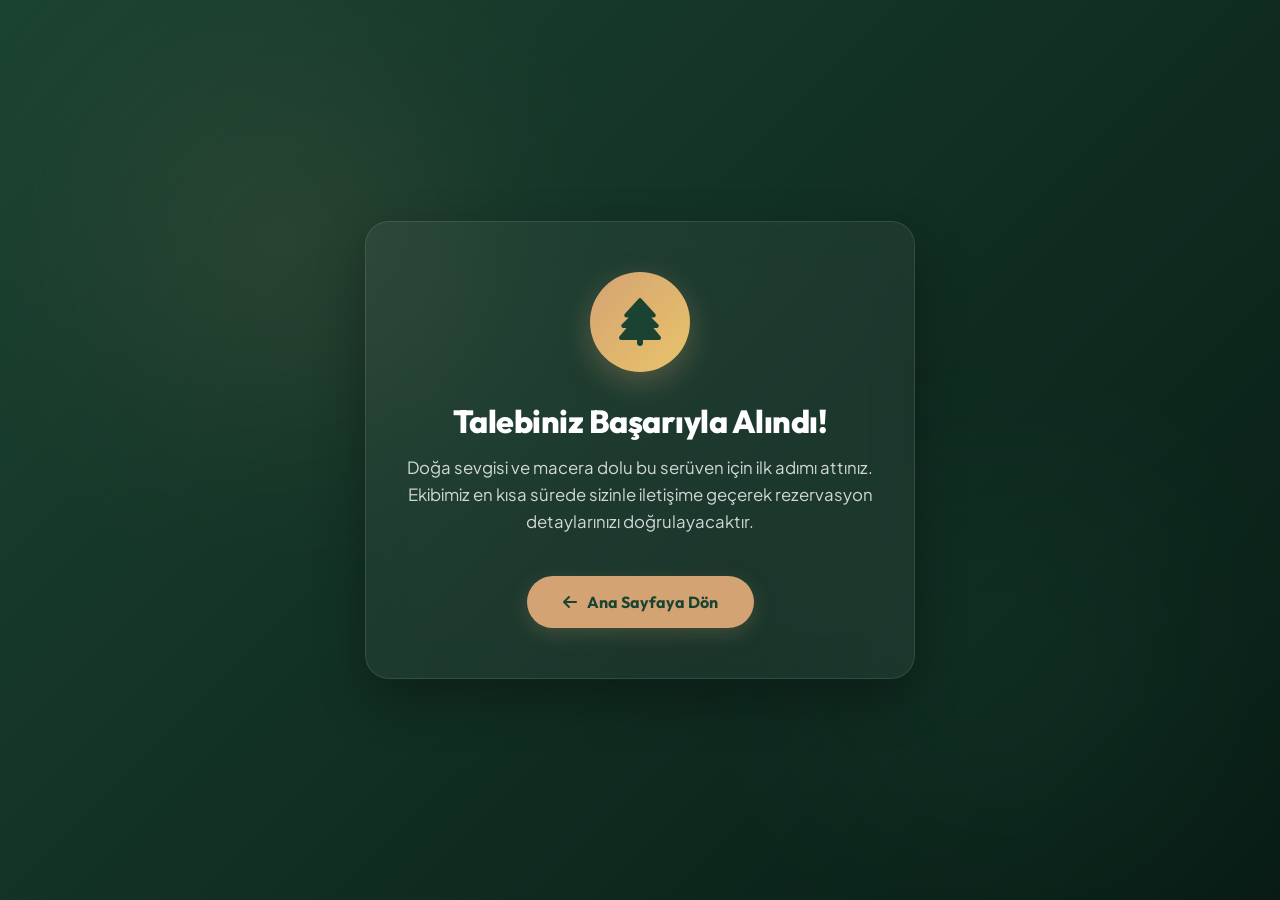
<file: success.html>
<!DOCTYPE html>
<html lang="tr">
<head>
    <meta charset="UTF-8">
    <meta name="viewport" content="width=device-width, initial-scale=1.0">
    <meta name="description" content="Ankara Doğa Kampüsü - Rezervasyon Talebiniz Alındı!">
    
    <!-- Open Graph / Facebook -->
    <meta property="og:type" content="website">
    <meta property="og:url" content="https://ardaberkorak.github.io/ankaradogakampusu/success.html">
    <meta property="og:title" content="Rezervasyon Alındı | Ankara Doğa Kampüsü">
    <meta property="og:description" content="Rezervasyon talebiniz başarıyla alındı! Doğa bizi çağırıyor.">
    <meta property="og:image" content="https://ardaberkorak.github.io/ankaradogakampusu/images/hero-bg.png">

    <title>Rezervasyon Alındı | Ankara Doğa Kampüsü</title>
    <!-- Google Fonts -->
    <link rel="preconnect" href="https://fonts.googleapis.com">
    <link rel="preconnect" href="https://fonts.gstatic.com" crossorigin>
    <link rel="stylesheet" href="https://fonts.googleapis.com/css2?family=Outfit:wght@400;600;700;800&family=Plus+Jakarta+Sans:wght@400;500;600&display=swap" media="print" onload="this.media='all'">
    <link rel="preconnect" href="https://cdnjs.cloudflare.com" crossorigin>
    <!-- FontAwesome Icons -->
    <link rel="stylesheet" href="https://cdnjs.cloudflare.com/ajax/libs/font-awesome/6.4.0/css/all.min.css" media="print" onload="this.media='all'">
    <!-- Favicon -->
    <link rel="icon" type="image/png" href="images/image.png">
    
    <style>
        :root {
            --primary: #1b4332;
            --primary-light: #2d6a4f;
            --accent: #d4a373;
            --white: #ffffff;
            --text-dark: #0f172a;
            --bg-dark: #081c15;
            --font-heading: 'Outfit', sans-serif;
            --font-body: 'Plus Jakarta Sans', sans-serif;
            --grad-primary: linear-gradient(135deg, #1b4332 0%, #081c15 100%);
            --radius-md: 24px;
        }

        body.lang-en [data-lang="tr"] {
            display: none !important;
        }
        body.lang-tr [data-lang="en"] {
            display: none !important;
        }

        *, *::before, *::after {
            box-sizing: border-box;
            margin: 0;
            padding: 0;
        }

        body {
            font-family: var(--font-body);
            background: var(--grad-primary);
            color: var(--white);
            min-height: 100vh;
            display: flex;
            justify-content: center;
            align-items: center;
            padding: 20px;
            overflow: hidden;
            position: relative;
        }

        /* Ambient glowing background blur */
        .ambient-blur {
            position: absolute;
            width: 300px;
            height: 300px;
            background: var(--accent);
            opacity: 0.15;
            filter: blur(120px);
            border-radius: 50%;
            top: 10%;
            left: 10%;
            z-index: 1;
        }

        .ambient-blur-2 {
            position: absolute;
            width: 300px;
            height: 300px;
            background: var(--primary-light);
            opacity: 0.2;
            filter: blur(120px);
            border-radius: 50%;
            bottom: 10%;
            right: 10%;
            z-index: 1;
        }

        .success-card {
            background: rgba(255, 255, 255, 0.05);
            backdrop-filter: blur(20px);
            -webkit-backdrop-filter: blur(20px);
            border: 1px solid rgba(255, 255, 255, 0.1);
            border-radius: var(--radius-md);
            padding: 50px 40px;
            max-width: 550px;
            width: 100%;
            text-align: center;
            box-shadow: 0 20px 50px rgba(0, 0, 0, 0.3);
            z-index: 2;
            transform: translateY(20px);
            animation: slideIn 0.8s cubic-bezier(0.4, 0, 0.2, 1) forwards;
        }

        .success-icon-wrapper {
            width: 100px;
            height: 100px;
            background: linear-gradient(135deg, var(--accent) 0%, #e9c46a 100%);
            border-radius: 50%;
            display: flex;
            justify-content: center;
            align-items: center;
            margin: 0 auto 30px auto;
            box-shadow: 0 10px 30px rgba(212, 163, 115, 0.3);
            animation: bounceIn 1s cubic-bezier(0.175, 0.885, 0.32, 1.275) forwards;
        }

        .success-icon-wrapper i {
            font-size: 3rem;
            color: var(--primary);
        }

        .success-title {
            font-family: var(--font-heading);
            font-size: 2rem;
            font-weight: 800;
            margin-bottom: 15px;
            letter-spacing: -0.5px;
            line-height: 1.2;
        }

        .success-desc {
            font-size: 1.05rem;
            color: rgba(255, 255, 255, 0.8);
            line-height: 1.6;
            margin-bottom: 40px;
        }

        .btn {
            display: inline-flex;
            align-items: center;
            justify-content: center;
            gap: 10px;
            background-color: var(--accent);
            color: var(--primary);
            font-family: var(--font-heading);
            font-weight: 700;
            font-size: 1rem;
            padding: 16px 36px;
            border-radius: 9999px;
            text-decoration: none;
            transition: all 0.3s ease;
            box-shadow: 0 6px 20px rgba(212, 163, 115, 0.2);
        }

        .btn:hover {
            background-color: var(--white);
            color: var(--primary);
            transform: translateY(-3px);
            box-shadow: 0 10px 30px rgba(255, 255, 255, 0.2);
        }

        .btn i {
            transition: transform 0.3s ease;
        }

        .btn:hover i {
            transform: translateX(-5px);
        }

        @keyframes slideIn {
            to {
                transform: translateY(0);
                opacity: 1;
            }
        }

        @keyframes bounceIn {
            0% {
                transform: scale(0.3);
                opacity: 0;
            }
            50% {
                transform: scale(1.05);
                opacity: 0.8;
            }
            70% {
                transform: scale(0.9);
                opacity: 0.9;
            }
            100% {
                transform: scale(1);
                opacity: 1;
            }
        }

        @media (max-width: 480px) {
            .success-card {
                padding: 40px 24px;
            }
            .success-title {
                font-size: 1.6rem;
            }
            .success-desc {
                font-size: 0.95rem;
            }
            .btn {
                width: 100%;
            }
        }
    </style>
</head>
<body class="lang-tr">
    <div class="ambient-blur"></div>
    <div class="ambient-blur-2"></div>

    <div class="success-card">
        <div class="success-icon-wrapper">
            <i class="fa-solid fa-tree" aria-hidden="true"></i>
        </div>
        
        <h1 class="success-title">
            <span data-lang="tr">Talebiniz Başarıyla Alındı!</span>
            <span data-lang="en">Reservation Request Received!</span>
        </h1>
        
        <p class="success-desc">
            <span data-lang="tr">Doğa sevgisi ve macera dolu bu serüven için ilk adımı attınız. Ekibimiz en kısa sürede sizinle iletişime geçerek rezervasyon detaylarınızı doğrulayacaktır.</span>
            <span data-lang="en">You've taken the first step toward this nature and adventure-filled journey. Our team will contact you shortly to confirm your booking details.</span>
        </p>

        <a href="index.html" class="btn">
            <i class="fa-solid fa-arrow-left" aria-hidden="true"></i>
            <span data-lang="tr">Ana Sayfaya Dön</span>
            <span data-lang="en">Return to Homepage</span>
        </a>
    </div>

    <script>
        // Synchronize language preference from localStorage
        document.addEventListener('DOMContentLoaded', () => {
            const savedLang = localStorage.getItem('preferred-lang') || 'tr';
            if (savedLang === 'en') {
                document.body.classList.remove('lang-tr');
                document.body.classList.add('lang-en');
            } else {
                document.body.classList.remove('lang-en');
                document.body.classList.add('lang-tr');
            }
        });
    </script>
</body>
</html>
</file>
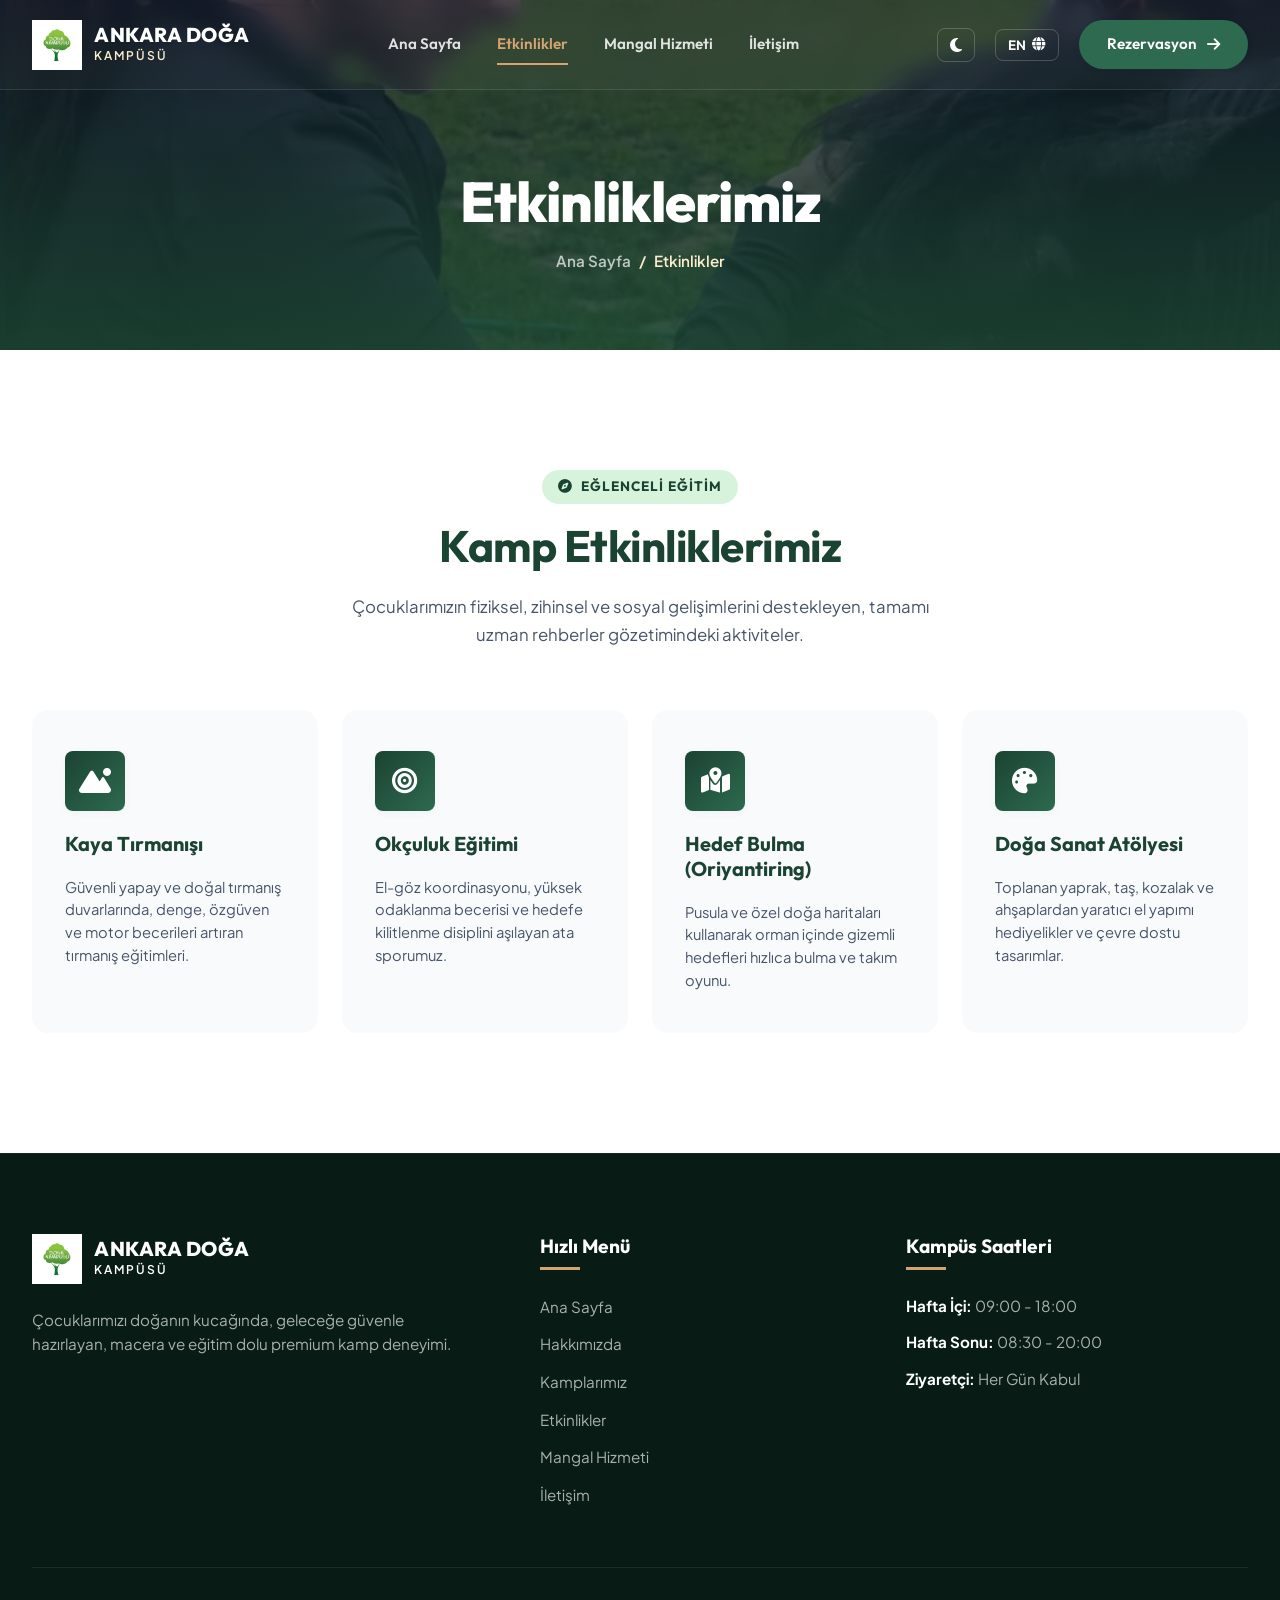
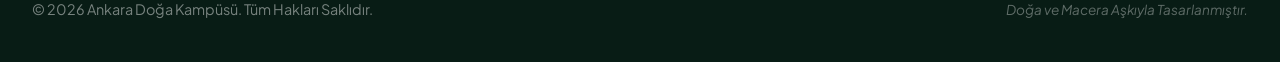
<file: pages/etkinlikler.html>
<!DOCTYPE html>
<html lang="tr">
<head>
    <meta charset="UTF-8">
    <meta name="viewport" content="width=device-width, initial-scale=1.0">
    <meta name="description" content="Ankara Doğa Kampüsü - Çocukların gelişimini destekleyen, macera ve eğitim dolu doğa aktiviteleri.">
    
    <!-- Open Graph / Facebook -->
    <meta property="og:type" content="website">
    <meta property="og:url" content="https://ardaberkorak.github.io/ankaradogakampusu/pages/etkinlikler.html">
    <meta property="og:title" content="Etkinliklerimiz | Ankara Doğa Kampüsü">
    <meta property="og:description" content="Ankara Doğa Kampüsü - Çocukların gelişimini destekleyen, macera ve eğitim dolu doğa aktiviteleri.">
    <meta property="og:image" content="https://ardaberkorak.github.io/ankaradogakampusu/images/hero-bg.png">

    <title>Etkinliklerimiz | Ankara Doğa Kampüsü</title>
    <!-- Google Fonts -->
    <link rel="preconnect" href="https://fonts.googleapis.com">
    <link rel="preconnect" href="https://fonts.gstatic.com" crossorigin>
    <link rel="stylesheet" href="https://fonts.googleapis.com/css2?family=Outfit:wght@300;400;500;600;700;800&family=Plus+Jakarta+Sans:wght@300;400;500;600;700&display=swap" media="print" onload="this.media='all'">
    <!-- FontAwesome Icons -->
    <link rel="preconnect" href="https://cdnjs.cloudflare.com" crossorigin>
    <link rel="stylesheet" href="https://cdnjs.cloudflare.com/ajax/libs/font-awesome/6.4.0/css/all.min.css" media="print" onload="this.media='all'">
    <!-- Favicon -->
    <link rel="icon" type="image/png" href="../images/image.png">
    <!-- LCP Image Preload -->
    <link rel="preload" href="../images/hero-bg.webp" as="image" type="image/webp">
    <!-- Custom CSS -->
    <link rel="stylesheet" href="../css/style.css">
    <!-- Custom JS -->
    <script src="../js/main.js" defer></script>
</head>
<body class="lang-tr">
    <script>
        // Apply saved language and dark mode immediately to avoid layout shift (CLS) & flash of unstyled theme
        (function() {
            const savedLang = localStorage.getItem('preferred-lang') || 'tr';
            if (savedLang === 'en') {
                document.body.className = 'lang-en';
            }
            const savedDarkMode = localStorage.getItem('dark-mode');
            const systemPrefersDark = window.matchMedia('(prefers-color-scheme: dark)').matches;
            if (savedDarkMode === 'enabled' || (!savedDarkMode && systemPrefersDark)) {
                document.body.classList.add('dark-mode');
            }
        })();
    </script>

    <!-- Header / Navigation -->
    <header class="main-header" id="main-header">
        <div class="container header-container">
            <a href="../index.html" class="logo" id="header-logo">
                <img src="../images/image.png" alt="Ankara Doğa Kampüsü" width="50" height="50" style="height: 50px; width: 50px;" loading="eager" fetchpriority="high">
                <div class="logo-text">
                    <span class="logo-title">ANKARA DOĞA</span>
                    <span class="logo-subtitle">KAMPÜSÜ</span>
                </div>
            </a>

            <nav class="nav-menu" id="nav-menu">
                <ul class="nav-list">
                    <li class="nav-item">
                        <a href="../index.html#home" class="nav-link">
                            <span data-lang="tr">Ana Sayfa</span>
                            <span data-lang="en">Home</span>
                        </a>
                    </li>

                    <li class="nav-item">
                        <a href="etkinlikler.html" class="nav-link active">
                            <span data-lang="tr">Etkinlikler</span>
                            <span data-lang="en">Activities</span>
                        </a>
                    </li>
                    <li class="nav-item">
                        <a href="mangal-hizmeti.html" class="nav-link">
                            <span data-lang="tr">Mangal Hizmeti</span>
                            <span data-lang="en">Grill Service</span>
                        </a>
                    </li>
                    <li class="nav-item">
                        <a href="iletisim.html" class="nav-link">
                            <span data-lang="tr">İletişim</span>
                            <span data-lang="en">Contact</span>
                        </a>
                    </li>
                </ul>
            </nav>

            <div class="header-actions">
                <button class="dark-mode-btn" id="dark-mode-btn" aria-label="Karanlık Mod / Dark Mode">
                    <i class="fa-solid fa-moon" aria-hidden="true"></i>
                </button>
                <button class="lang-switch-btn" id="lang-switch-btn" aria-label="Dili Değiştir / Switch Language">
                    <span class="lang-text">TR</span>
                    <i class="fa-solid fa-globe" aria-hidden="true"></i>
                </button>
                <a href="iletisim.html#booking" class="btn btn-primary btn-header">
                    <span data-lang="tr">Rezervasyon</span>
                    <span data-lang="en">Book Now</span>
                    <i class="fa-solid fa-arrow-right" aria-hidden="true"></i>
                </a>
                <button class="hamburger-btn" id="hamburger-btn" aria-label="Menüyü Aç">
                    <span class="line line-1"></span>
                    <span class="line line-2"></span>
                    <span class="line line-3"></span>
                </button>
            </div>
        </div>
    </header>

    <!-- Mobile Navigation Overlay -->
    <div class="mobile-nav" id="mobile-nav">
        <ul class="mobile-nav-list">
            <li class="mobile-nav-item">
                <a href="../index.html#home" class="mobile-nav-link">
                    <span data-lang="tr">Ana Sayfa</span>
                    <span data-lang="en">Home</span>
                </a>
            </li>

            <li class="mobile-nav-item">
                <a href="etkinlikler.html" class="mobile-nav-link active">
                    <span data-lang="tr">Etkinlikler</span>
                    <span data-lang="en">Activities</span>
                </a>
            </li>
            <li class="mobile-nav-item">
                <a href="mangal-hizmeti.html" class="mobile-nav-link">
                    <span data-lang="tr">Mangal Hizmeti</span>
                    <span data-lang="en">Grill Service</span>
                </a>
            </li>
            <li class="mobile-nav-item">
                <a href="iletisim.html" class="mobile-nav-link">
                    <span data-lang="tr">İletişim</span>
                    <span data-lang="en">Contact</span>
                </a>
            </li>
        </ul>
        <div class="mobile-nav-actions">
            <a href="iletisim.html#booking" class="btn btn-accent btn-full">
                <span data-lang="tr">Rezervasyon Yap</span>
                <span data-lang="en">Book a Spot</span>
            </a>
        </div>
    </div>

    <!-- Subpage Hero Banner -->
    <section class="subpage-hero">
        <div class="subpage-hero-overlay"></div>
        <div class="subpage-hero-container">
            <h1 class="subpage-hero-title">
                <span data-lang="tr">Etkinliklerimiz</span>
                <span data-lang="en">Our Activities</span>
            </h1>
            <div class="subpage-hero-breadcrumbs">
                <a href="../index.html">
                    <span data-lang="tr">Ana Sayfa</span>
                    <span data-lang="en">Home</span>
                </a>
                <span>/</span>
                <span data-lang="tr">Etkinlikler</span>
                <span data-lang="en">Activities</span>
            </div>
        </div>
    </section>

    <!-- Activities Section -->
    <section id="activities" class="activities-section">
        <div class="container">
            <div class="section-header text-center">
                <span class="section-badge">
                    <i class="fa-solid fa-compass" aria-hidden="true"></i>
                    <span data-lang="tr">Eğlenceli Eğitim</span>
                    <span data-lang="en">Fun Education</span>
                </span>
                <h2 class="section-title">
                    <span data-lang="tr">Kamp Etkinliklerimiz</span>
                    <span data-lang="en">Our Camp Activities</span>
                </h2>
                <p class="section-desc max-600">
                    <span data-lang="tr">Çocuklarımızın fiziksel, zihinsel ve sosyal gelişimlerini destekleyen, tamamı uzman rehberler gözetimindeki aktiviteler.</span>
                    <span data-lang="en">Activities designed to support physical, mental, and social development of children, all under the guidance of expert leaders.</span>
                </p>
            </div>

            <div class="activities-grid">
                <!-- Activity 1 -->
                <div class="activity-card">
                    <div class="activity-icon">
                        <i class="fa-solid fa-mountain-sun" aria-hidden="true"></i>
                    </div>
                    <h3 class="activity-title">
                        <span data-lang="tr">Kaya Tırmanışı</span>
                        <span data-lang="en">Rock Climbing</span>
                    </h3>
                    <p class="activity-text">
                        <span data-lang="tr">Güvenli yapay ve doğal tırmanış duvarlarında, denge, özgüven ve motor becerileri artıran tırmanış eğitimleri.</span>
                        <span data-lang="en">Climbing trainings on safe artificial and natural rock walls that build balance, self-confidence, and motor skills.</span>
                    </p>
                </div>

                <!-- Activity 2 -->
                <div class="activity-card">
                    <div class="activity-icon">
                        <i class="fa-solid fa-bullseye" aria-hidden="true"></i>
                    </div>
                    <h3 class="activity-title">
                        <span data-lang="tr">Okçuluk Eğitimi</span>
                        <span data-lang="en">Archery Training</span>
                    </h3>
                    <p class="activity-text">
                        <span data-lang="tr">El-göz koordinasyonu, yüksek odaklanma becerisi ve hedefe kilitlenme disiplini aşılayan ata sporumuz.</span>
                        <span data-lang="en">Nurturing eye-hand coordination, peak concentration, and target-focus discipline with our traditional sport.</span>
                    </p>
                </div>

                <!-- Activity 3 -->
                <div class="activity-card">
                    <div class="activity-icon">
                        <i class="fa-solid fa-map-location-dot" aria-hidden="true"></i>
                    </div>
                    <h3 class="activity-title">
                        <span data-lang="tr">Hedef Bulma (Oriyantiring)</span>
                        <span data-lang="en">Orienteering Navigation</span>
                    </h3>
                    <p class="activity-text">
                        <span data-lang="tr">Pusula ve özel doğa haritaları kullanarak orman içinde gizemli hedefleri hızlıca bulma ve takım oyunu.</span>
                        <span data-lang="en">Finding hidden waypoints in the forest quickly using custom topographic maps, compass, and teamwork.</span>
                    </p>
                </div>

                <!-- Activity 4 -->
                <div class="activity-card">
                    <div class="activity-icon">
                        <i class="fa-solid fa-palette" aria-hidden="true"></i>
                    </div>
                    <h3 class="activity-title">
                        <span data-lang="tr">Doğa Sanat Atölyesi</span>
                        <span data-lang="en">Nature Art Studio</span>
                    </h3>
                    <p class="activity-text">
                        <span data-lang="tr">Toplanan yaprak, taş, kozalak ve ahşaplardan yaratıcı el yapımı hediyelikler ve çevre dostu tasarımlar.</span>
                        <span data-lang="en">Creating beautiful and environmentally friendly designs from collected leaves, stones, twigs, and wood pieces.</span>
                    </p>
                </div>
            </div>
        </div>
    </section>

    <!-- Footer -->
    <footer class="main-footer">
        <div class="container footer-container">
            <div class="footer-grid">
                <!-- Col 1: About -->
                <div class="footer-col brand-col">
                    <a href="../index.html" class="logo footer-logo">
                        <img src="../images/image.png" alt="Ankara Doğa Kampüsü" width="50" height="50" style="height: 50px; width: 50px;" loading="lazy">
                        <div class="logo-text">
                            <span class="logo-title">ANKARA DOĞA</span>
                            <span class="logo-subtitle">KAMPÜSÜ</span>
                        </div>
                    </a>
                    <p class="footer-desc">
                        <span data-lang="tr">Çocuklarımızı doğanın kucağında, geleceğe güvenle hazırlayan, macera ve eğitim dolu premium kamp deneyimi.</span>
                        <span data-lang="en">Premium camp experience filled with adventure and education, preparing children for the future in the heart of nature.</span>
                    </p>
                </div>

                <!-- Col 2: Navigation -->
                <div class="footer-col links-col">
                    <h4 class="footer-title">
                        <span data-lang="tr">Hızlı Menü</span>
                        <span data-lang="en">Quick Links</span>
                    </h4>
                    <ul class="footer-links">
                        <li><a href="../index.html#home"><span data-lang="tr">Ana Sayfa</span><span data-lang="en">Home</span></a></li>
                        <li><a href="../index.html#about"><span data-lang="tr">Hakkımızda</span><span data-lang="en">About Us</span></a></li>
                        <li><a href="../index.html#camps"><span data-lang="tr">Kamplarımız</span><span data-lang="en">Our Camps</span></a></li>
                        <li><a href="etkinlikler.html"><span data-lang="tr">Etkinlikler</span><span data-lang="en">Activities</span></a></li>
                        <li><a href="mangal-hizmeti.html"><span data-lang="tr">Mangal Hizmeti</span><span data-lang="en">Grill Service</span></a></li>
                        <li><a href="iletisim.html"><span data-lang="tr">İletişim</span><span data-lang="en">Contact</span></a></li>
                    </ul>
                </div>

                <!-- Col 3: Working Hours Info -->
                <div class="footer-col credits-col">
                    <h4 class="footer-title">
                        <span data-lang="tr">Kampüs Saatleri</span>
                        <span data-lang="en">Working Hours</span>
                    </h4>
                    <ul class="footer-info-list">
                        <li>
                            <strong>
                                <span data-lang="tr">Hafta İçi:</span>
                                <span data-lang="en">Weekdays:</span>
                            </strong> 
                            09:00 - 18:00
                        </li>
                        <li>
                            <strong>
                                <span data-lang="tr">Hafta Sonu:</span>
                                <span data-lang="en">Weekends:</span>
                            </strong> 
                            08:30 - 20:00
                        </li>
                        <li>
                            <strong>
                                <span data-lang="tr">Ziyaretçi:</span>
                                <span data-lang="en">Visitors:</span>
                            </strong> 
                            <span data-lang="tr">Her Gün Kabul</span>
                            <span data-lang="en">Open Every Day</span>
                        </li>
                    </ul>
                </div>
            </div>

            <div class="footer-bottom">
                <p class="copyright-text">
                    &copy; 2026 Ankara Doğa Kampüsü. 
                    <span data-lang="tr">Tüm Hakları Saklıdır.</span>
                    <span data-lang="en">All Rights Reserved.</span>
                </p>
                <p class="academic-note">
                    <span data-lang="tr">Doğa ve Macera Aşkıyla Tasarlanmıştır.</span>
                    <span data-lang="en">Crafted with Love for Nature & Adventure.</span>
                </p>
            </div>
        </div>
    </footer>

</body>
</html>
</file>
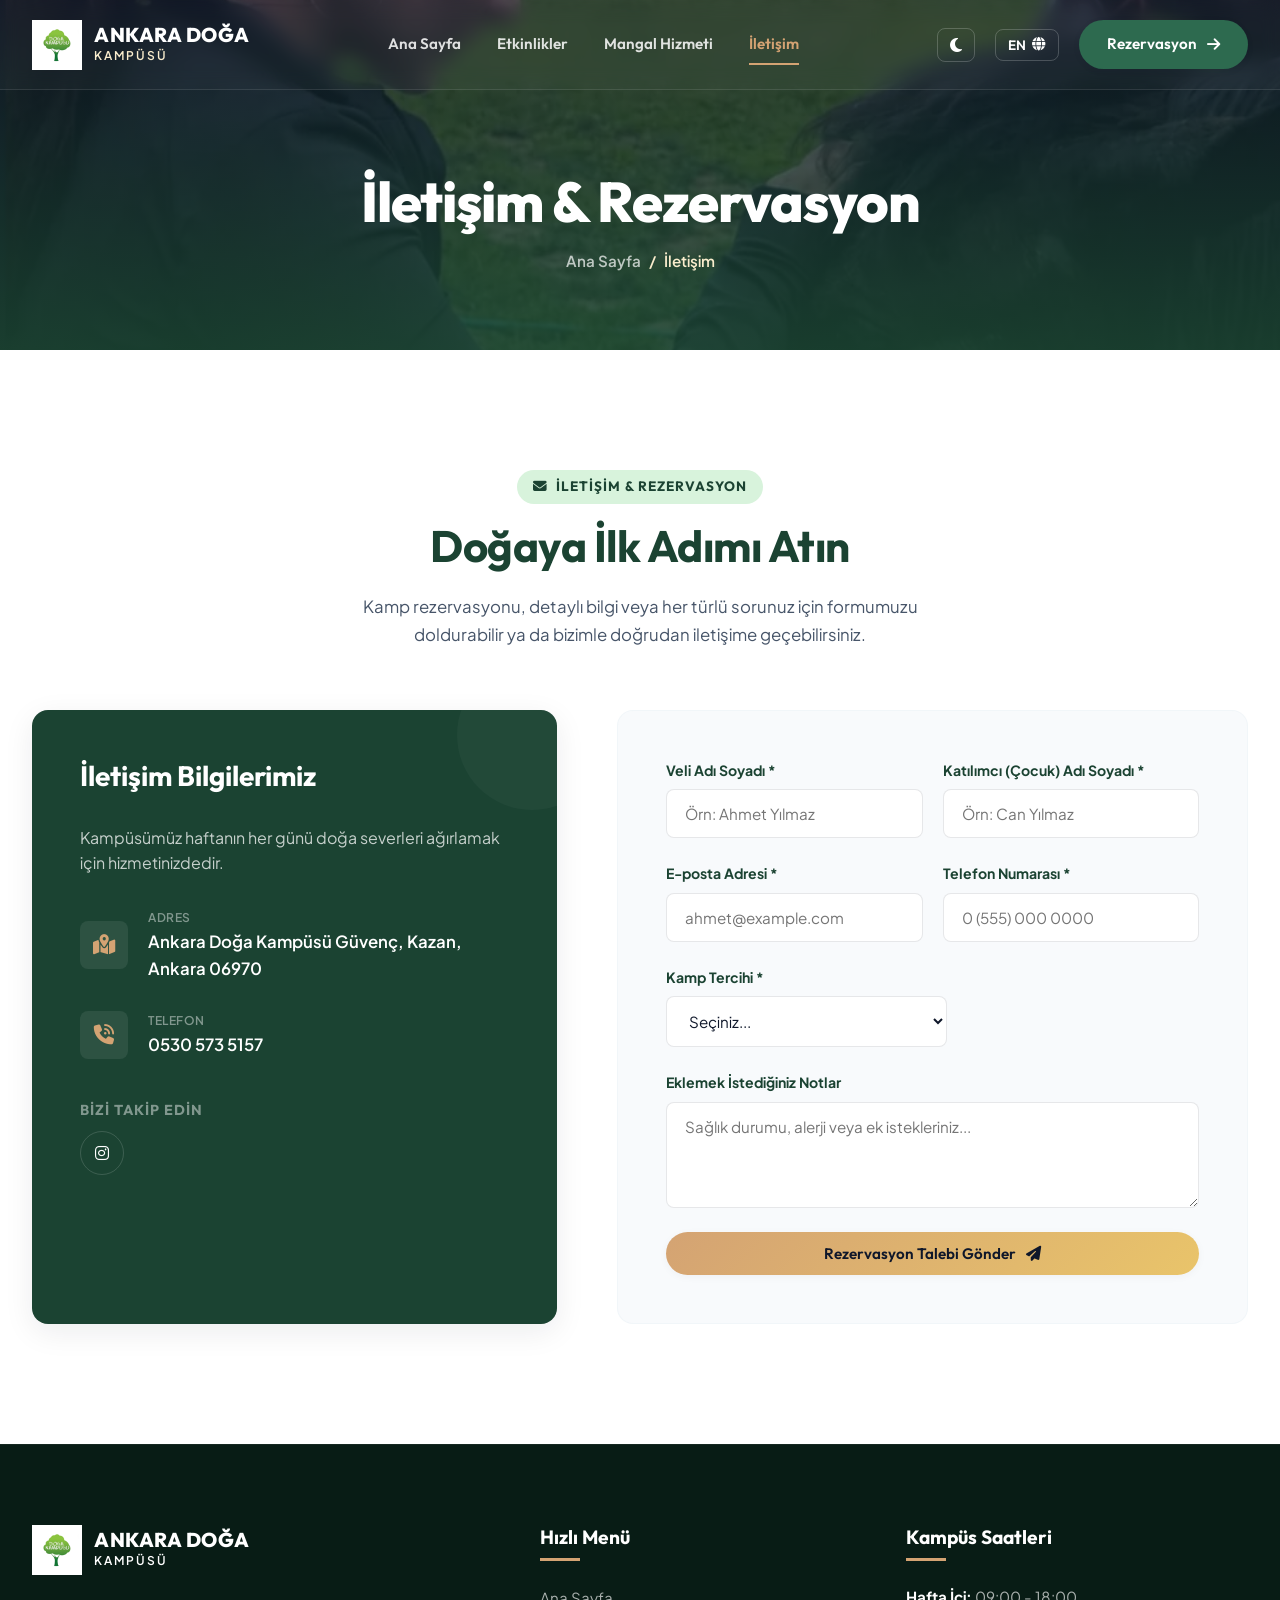
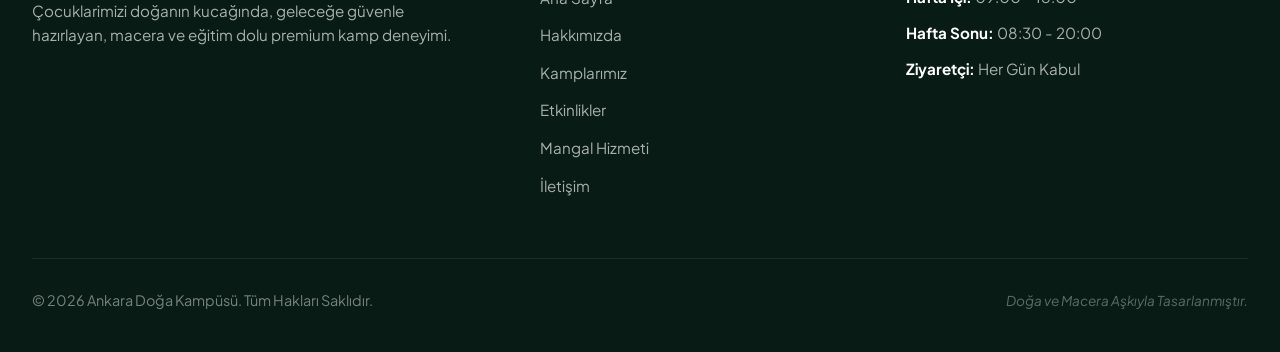
<file: pages/iletisim.html>
<!DOCTYPE html>
<html lang="tr">
<head>
    <meta charset="UTF-8">
    <meta name="viewport" content="width=device-width, initial-scale=1.0">
    <meta name="description" content="Ankara Doğa Kampüsü - İletişim ve Rezervasyon formu. Bizimle iletişime geçin ve kamp rezervasyonunuzu yapın.">
    
    <!-- Open Graph / Facebook -->
    <meta property="og:type" content="website">
    <meta property="og:url" content="https://ardaberkorak.github.io/ankaradogakampusu/pages/iletisim.html">
    <meta property="og:title" content="İletişim & Rezervasyon | Ankara Doğa Kampüsü">
    <meta property="og:description" content="Ankara Doğa Kampüsü - İletişim ve Rezervasyon formu. Bizimle iletişime geçin ve kamp rezervasyonunuzu yapın.">
    <meta property="og:image" content="https://ardaberkorak.github.io/ankaradogakampusu/images/hero-bg.png">

    <title>İletişim & Rezervasyon | Ankara Doğa Kampüsü</title>
    <!-- Google Fonts -->
    <link rel="preconnect" href="https://fonts.googleapis.com">
    <link rel="preconnect" href="https://fonts.gstatic.com" crossorigin>
    <link rel="stylesheet" href="https://fonts.googleapis.com/css2?family=Outfit:wght@300;400;500;600;700;800&family=Plus+Jakarta+Sans:wght@300;400;500;600;700&display=swap" media="print" onload="this.media='all'">
    <!-- FontAwesome Icons -->
    <link rel="preconnect" href="https://cdnjs.cloudflare.com" crossorigin>
    <link rel="stylesheet" href="https://cdnjs.cloudflare.com/ajax/libs/font-awesome/6.4.0/css/all.min.css" media="print" onload="this.media='all'">
    <!-- Favicon -->
    <link rel="icon" type="image/png" href="../images/image.png">
    <!-- LCP Image Preload -->
    <link rel="preload" href="../images/hero-bg.webp" as="image" type="image/webp">
    <!-- Custom CSS -->
    <link rel="stylesheet" href="../css/style.css">
    <!-- Custom JS -->
    <script src="../js/main.js" defer></script>
</head>
<body class="lang-tr">
    <script>
        // Apply saved language and dark mode immediately to avoid layout shift (CLS) & flash of unstyled theme
        (function() {
            const savedLang = localStorage.getItem('preferred-lang') || 'tr';
            if (savedLang === 'en') {
                document.body.className = 'lang-en';
            }
            const savedDarkMode = localStorage.getItem('dark-mode');
            const systemPrefersDark = window.matchMedia('(prefers-color-scheme: dark)').matches;
            if (savedDarkMode === 'enabled' || (!savedDarkMode && systemPrefersDark)) {
                document.body.classList.add('dark-mode');
            }
        })();
    </script>

    <!-- Header / Navigation -->
    <header class="main-header" id="main-header">
        <div class="container header-container">
            <a href="../index.html" class="logo" id="header-logo">
                <img src="../images/image.png" alt="Ankara Doğa Kampüsü" width="50" height="50" style="height: 50px; width: 50px;" loading="eager" fetchpriority="high">
                <div class="logo-text">
                    <span class="logo-title">ANKARA DOĞA</span>
                    <span class="logo-subtitle">KAMPÜSÜ</span>
                </div>
            </a>

            <nav class="nav-menu" id="nav-menu">
                <ul class="nav-list">
                    <li class="nav-item">
                        <a href="../index.html#home" class="nav-link">
                            <span data-lang="tr">Ana Sayfa</span>
                            <span data-lang="en">Home</span>
                        </a>
                    </li>

                    <li class="nav-item">
                        <a href="etkinlikler.html" class="nav-link">
                            <span data-lang="tr">Etkinlikler</span>
                            <span data-lang="en">Activities</span>
                        </a>
                    </li>
                    <li class="nav-item">
                        <a href="mangal-hizmeti.html" class="nav-link">
                            <span data-lang="tr">Mangal Hizmeti</span>
                            <span data-lang="en">Grill Service</span>
                        </a>
                    </li>
                    <li class="nav-item">
                        <a href="iletisim.html" class="nav-link active">
                            <span data-lang="tr">İletişim</span>
                            <span data-lang="en">Contact</span>
                        </a>
                    </li>
                </ul>
            </nav>

            <div class="header-actions">
                <button class="dark-mode-btn" id="dark-mode-btn" aria-label="Karanlık Mod / Dark Mode">
                    <i class="fa-solid fa-moon" aria-hidden="true"></i>
                </button>
                <button class="lang-switch-btn" id="lang-switch-btn" aria-label="Dili Değiştir / Switch Language">
                    <span class="lang-text">TR</span>
                    <i class="fa-solid fa-globe" aria-hidden="true"></i>
                </button>
                <a href="#booking" class="btn btn-primary btn-header">
                    <span data-lang="tr">Rezervasyon</span>
                    <span data-lang="en">Book Now</span>
                    <i class="fa-solid fa-arrow-right" aria-hidden="true"></i>
                </a>
                <button class="hamburger-btn" id="hamburger-btn" aria-label="Menüyü Aç">
                    <span class="line line-1"></span>
                    <span class="line line-2"></span>
                    <span class="line line-3"></span>
                </button>
            </div>
        </div>
    </header>

    <!-- Mobile Navigation Overlay -->
    <div class="mobile-nav" id="mobile-nav">
        <ul class="mobile-nav-list">
            <li class="mobile-nav-item">
                <a href="../index.html#home" class="mobile-nav-link">
                    <span data-lang="tr">Ana Sayfa</span>
                    <span data-lang="en">Home</span>
                </a>
            </li>

            <li class="mobile-nav-item">
                <a href="etkinlikler.html" class="mobile-nav-link">
                    <span data-lang="tr">Etkinlikler</span>
                    <span data-lang="en">Activities</span>
                </a>
            </li>
            <li class="mobile-nav-item">
                <a href="mangal-hizmeti.html" class="mobile-nav-link">
                    <span data-lang="tr">Mangal Hizmeti</span>
                    <span data-lang="en">Grill Service</span>
                </a>
            </li>
            <li class="mobile-nav-item">
                <a href="iletisim.html" class="mobile-nav-link active">
                    <span data-lang="tr">İletişim</span>
                    <span data-lang="en">Contact</span>
                </a>
            </li>
        </ul>
        <div class="mobile-nav-actions">
            <a href="#booking" class="btn btn-accent btn-full">
                <span data-lang="tr">Rezervasyon Yap</span>
                <span data-lang="en">Book a Spot</span>
            </a>
        </div>
    </div>

    <!-- Subpage Hero Banner -->
    <section class="subpage-hero">
        <div class="subpage-hero-overlay"></div>
        <div class="subpage-hero-container">
            <h1 class="subpage-hero-title">
                <span data-lang="tr">İletişim & Rezervasyon</span>
                <span data-lang="en">Contact & Booking</span>
            </h1>
            <div class="subpage-hero-breadcrumbs">
                <a href="../index.html">
                    <span data-lang="tr">Ana Sayfa</span>
                    <span data-lang="en">Home</span>
                </a>
                <span>/</span>
                <span data-lang="tr">İletişim</span>
                <span data-lang="en">Contact</span>
            </div>
        </div>
    </section>

    <!-- Contact / Booking Section -->
    <section id="contact" class="contact-section">
        <div class="container">
            <div class="section-header text-center">
                <span class="section-badge">
                    <i class="fa-solid fa-envelope" aria-hidden="true"></i>
                    <span data-lang="tr">İletişim & Rezervasyon</span>
                    <span data-lang="en">Contact & Booking</span>
                </span>
                <h2 class="section-title">
                    <span data-lang="tr">Doğaya İlk Adımı Atın</span>
                    <span data-lang="en">Take Your First Step Into Nature</span>
                </h2>
                <p class="section-desc max-600">
                    <span data-lang="tr">Kamp rezervasyonu, detaylı bilgi veya her türlü sorunuz için formumuzu doldurabilir ya da bizimle doğrudan iletişime geçebilirsiniz.</span>
                    <span data-lang="en">Fill out our form for camp booking, detailed inquiries, or any questions, or reach out to us directly.</span>
                </p>
            </div>

            <div class="contact-grid" id="booking">
                <!-- Column 1: Info Box -->
                <div class="contact-info-col">
                    <div class="info-card">
                        <h3 class="info-card-title">
                            <span data-lang="tr">İletişim Bilgilerimiz</span>
                            <span data-lang="en">Contact Information</span>
                        </h3>
                        <p class="info-card-desc">
                            <span data-lang="tr">Kampüsümüz haftanın her günü doğa severleri ağırlamak için hizmetinizdedir.</span>
                            <span data-lang="en">Our campus is open every day of the week to welcome nature lovers.</span>
                        </p>

                        <div class="info-list">
                            <div class="info-item">
                                <div class="info-icon">
                                    <i class="fa-solid fa-map-location-dot" aria-hidden="true"></i>
                                </div>
                                <div class="info-text">
                                    <span class="info-label">
                                        <span data-lang="tr">Adres</span>
                                        <span data-lang="en">Address</span>
                                    </span>
                                    <span class="info-value">Ankara Doğa Kampüsü Güvenç, Kazan, Ankara 06970</span>
                                </div>
                            </div>

                            <div class="info-item">
                                <div class="info-icon">
                                    <i class="fa-solid fa-phone-volume" aria-hidden="true"></i>
                                </div>
                                <div class="info-text">
                                    <span class="info-label">
                                        <span data-lang="tr">Telefon</span>
                                        <span data-lang="en">Phone</span>
                                    </span>
                                    <a href="tel:+905305735157" class="info-value">0530 573 5157</a>
                                </div>
                            </div>
                        </div>

                        <!-- Social Media -->
                        <div class="social-links-wrapper">
                            <h4 class="social-title">
                                <span data-lang="tr">Bizi Takip Edin</span>
                                <span data-lang="en">Follow Us</span>
                            </h4>
                            <div class="social-links">
                                <a href="https://www.instagram.com/ankaradogakampusu" target="_blank" rel="noopener noreferrer" class="social-link" aria-label="Instagram"><i class="fa-brands fa-instagram" aria-hidden="true"></i></a>
                            </div>
                        </div>
                    </div>
                </div>

                <!-- Column 2: Working Web3Forms / Formspree Form -->
                <div class="contact-form-col">
                    <form action="https://formspree.io/f/mdajjwow" method="POST" class="booking-form" id="booking-form">
                        <!-- Formspree Redirect to Success Page -->
                        <input type="hidden" name="_next" value="https://ardaberkorak.github.io/ankaradogakampusu/pages/success.html">
                        
                        <div class="form-row">
                            <div class="form-group">
                                <label for="parent_name">
                                    <span data-lang="tr">Veli Adı Soyadı *</span>
                                    <span data-lang="en">Parent's Full Name *</span>
                                </label>
                                <input type="text" id="parent_name" name="parent_name" required placeholder="Örn: Ahmet Yılmaz" data-placeholder-tr="Örn: Ahmet Yılmaz" data-placeholder-en="e.g. John Doe">
                            </div>
                            <div class="form-group">
                                <label for="child_name">
                                    <span data-lang="tr">Katılımcı (Çocuk) Adı Soyadı *</span>
                                    <span data-lang="en">Participant (Child) Name *</span>
                                </label>
                                <input type="text" id="child_name" name="child_name" required placeholder="Örn: Can Yılmaz" data-placeholder-tr="Örn: Can Yılmaz" data-placeholder-en="e.g. Jane Doe">
                            </div>
                        </div>

                        <div class="form-row">
                            <div class="form-group">
                                <label for="email">
                                    <span data-lang="tr">E-posta Adresi *</span>
                                    <span data-lang="en">Email Address *</span>
                                </label>
                                <input type="email" id="email" name="email" required placeholder="ahmet@example.com">
                            </div>
                            <div class="form-group">
                                <label for="phone">
                                    <span data-lang="tr">Telefon Numarası *</span>
                                    <span data-lang="en">Phone Number *</span>
                                </label>
                                <input type="tel" id="phone" name="phone" required placeholder="0 (555) 000 0000">
                            </div>
                        </div>

                        <div class="form-row">
                            <div class="form-group">
                                <label for="camp_select">
                                    <span data-lang="tr">Kamp Tercihi *</span>
                                    <span data-lang="en">Select Camp *</span>
                                </label>
                                <select id="camp_select" name="camp_select" required>
                                    <option value="" disabled selected data-tr="Seçiniz..." data-en="Choose...">Seçiniz...</option>
                                    <option value="yaz-kampi" data-tr="Yaz Keşif Kampı (7-12 Yaş)" data-en="Summer Discovery Camp (Ages 7-12)">Yaz Keşif Kampı (7-12 Yaş)</option>
                                    <option value="aile-kampi" data-tr="Hafta Sonu Aile Kampı (Her Yaş)" data-en="Weekend Family Camp (All Ages)">Hafta Sonu Aile Kampı (Her Yaş)</option>
                                    <option value="kis-kampi" data-tr="Kış Macera Kampı (12-17 Yaş)" data-en="Winter Adventure Camp (Ages 12-17)">Kış Macera Kampı (12-17 Yaş)</option>
                                    <option value="mangal-hizmeti" data-tr="Mangal & Barbekü Hizmeti" data-en="Barbecue & Grill Service">Mangal & Barbekü Hizmeti</option>
                                </select>
                            </div>
                        </div>

                        <div class="form-group">
                            <label for="message">
                                <span data-lang="tr">Eklemek İstediğiniz Notlar</span>
                                <span data-lang="en">Additional Notes</span>
                            </label>
                            <textarea id="message" name="message" rows="4" placeholder="Sağlık durumu, alerji veya ek istekleriniz..." data-placeholder-tr="Sağlık durumu, alerji veya ek istekleriniz..." data-placeholder-en="Health conditions, allergies, or special requests..."></textarea>
                        </div>

                        <button type="submit" class="btn btn-accent btn-full">
                            <span data-lang="tr">Rezervasyon Talebi Gönder</span>
                            <span data-lang="en">Submit Booking Request</span>
                            <i class="fa-solid fa-paper-plane" aria-hidden="true"></i>
                        </button>
                    </form>
                </div>
            </div>
        </div>
    </section>

    <!-- Footer -->
    <footer class="main-footer">
        <div class="container footer-container">
            <div class="footer-grid">
                <!-- Col 1: About -->
                <div class="footer-col brand-col">
                    <a href="../index.html" class="logo footer-logo">
                        <img src="../images/image.png" alt="Ankara Doğa Kampüsü" width="50" height="50" style="height: 50px; width: 50px;" loading="lazy">
                        <div class="logo-text">
                            <span class="logo-title">ANKARA DOĞA</span>
                            <span class="logo-subtitle">KAMPÜSÜ</span>
                        </div>
                    </a>
                    <p class="footer-desc">
                        <span data-lang="tr">Çocuklarimizi doğanın kucağında, geleceğe güvenle hazırlayan, macera ve eğitim dolu premium kamp deneyimi.</span>
                        <span data-lang="en">Premium camp experience filled with adventure and education, preparing children for the future in the heart of nature.</span>
                    </p>
                </div>

                <!-- Col 2: Navigation -->
                <div class="footer-col links-col">
                    <h4 class="footer-title">
                        <span data-lang="tr">Hızlı Menü</span>
                        <span data-lang="en">Quick Links</span>
                    </h4>
                    <ul class="footer-links">
                        <li><a href="../index.html#home"><span data-lang="tr">Ana Sayfa</span><span data-lang="en">Home</span></a></li>
                        <li><a href="../index.html#about"><span data-lang="tr">Hakkımızda</span><span data-lang="en">About Us</span></a></li>
                        <li><a href="../index.html#camps"><span data-lang="tr">Kamplarımız</span><span data-lang="en">Our Camps</span></a></li>
                        <li><a href="etkinlikler.html"><span data-lang="tr">Etkinlikler</span><span data-lang="en">Activities</span></a></li>
                        <li><a href="mangal-hizmeti.html"><span data-lang="tr">Mangal Hizmeti</span><span data-lang="en">Grill Service</span></a></li>
                        <li><a href="iletisim.html"><span data-lang="tr">İletişim</span><span data-lang="en">Contact</span></a></li>
                    </ul>
                </div>

                <!-- Col 3: Working Hours Info -->
                <div class="footer-col credits-col">
                    <h4 class="footer-title">
                        <span data-lang="tr">Kampüs Saatleri</span>
                        <span data-lang="en">Working Hours</span>
                    </h4>
                    <ul class="footer-info-list">
                        <li>
                            <strong>
                                <span data-lang="tr">Hafta İçi:</span>
                                <span data-lang="en">Weekdays:</span>
                            </strong> 
                            09:00 - 18:00
                        </li>
                        <li>
                            <strong>
                                <span data-lang="tr">Hafta Sonu:</span>
                                <span data-lang="en">Weekends:</span>
                            </strong> 
                            08:30 - 20:00
                        </li>
                        <li>
                            <strong>
                                <span data-lang="tr">Ziyaretçi:</span>
                                <span data-lang="en">Visitors:</span>
                            </strong> 
                            <span data-lang="tr">Her Gün Kabul</span>
                            <span data-lang="en">Open Every Day</span>
                        </li>
                    </ul>
                </div>
            </div>

            <div class="footer-bottom">
                <p class="copyright-text">
                    &copy; 2026 Ankara Doğa Kampüsü. 
                    <span data-lang="tr">Tüm Hakları Saklıdır.</span>
                    <span data-lang="en">All Rights Reserved.</span>
                </p>
                <p class="academic-note">
                    <span data-lang="tr">Doğa ve Macera Aşkıyla Tasarlanmıştır.</span>
                    <span data-lang="en">Crafted with Love for Nature & Adventure.</span>
                </p>
            </div>
        </div>
    </footer>

</body>
</html>
</file>
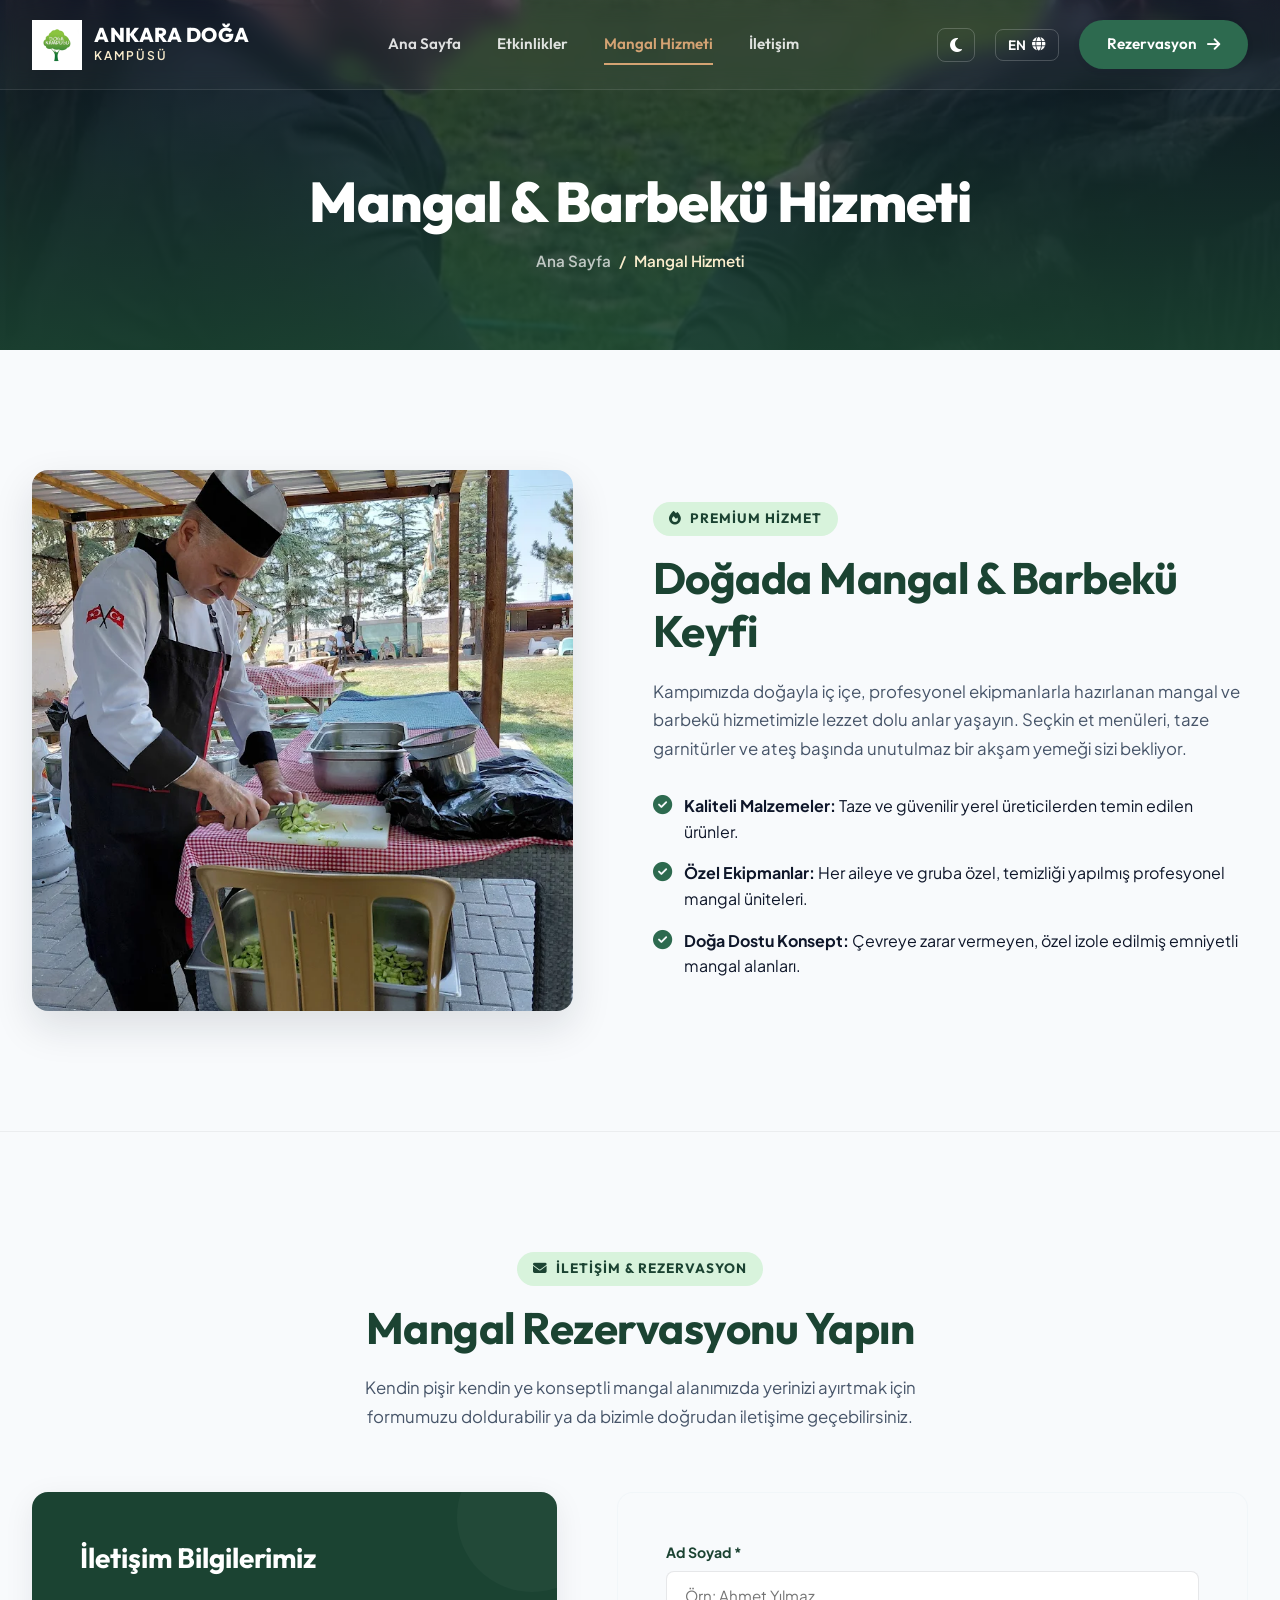
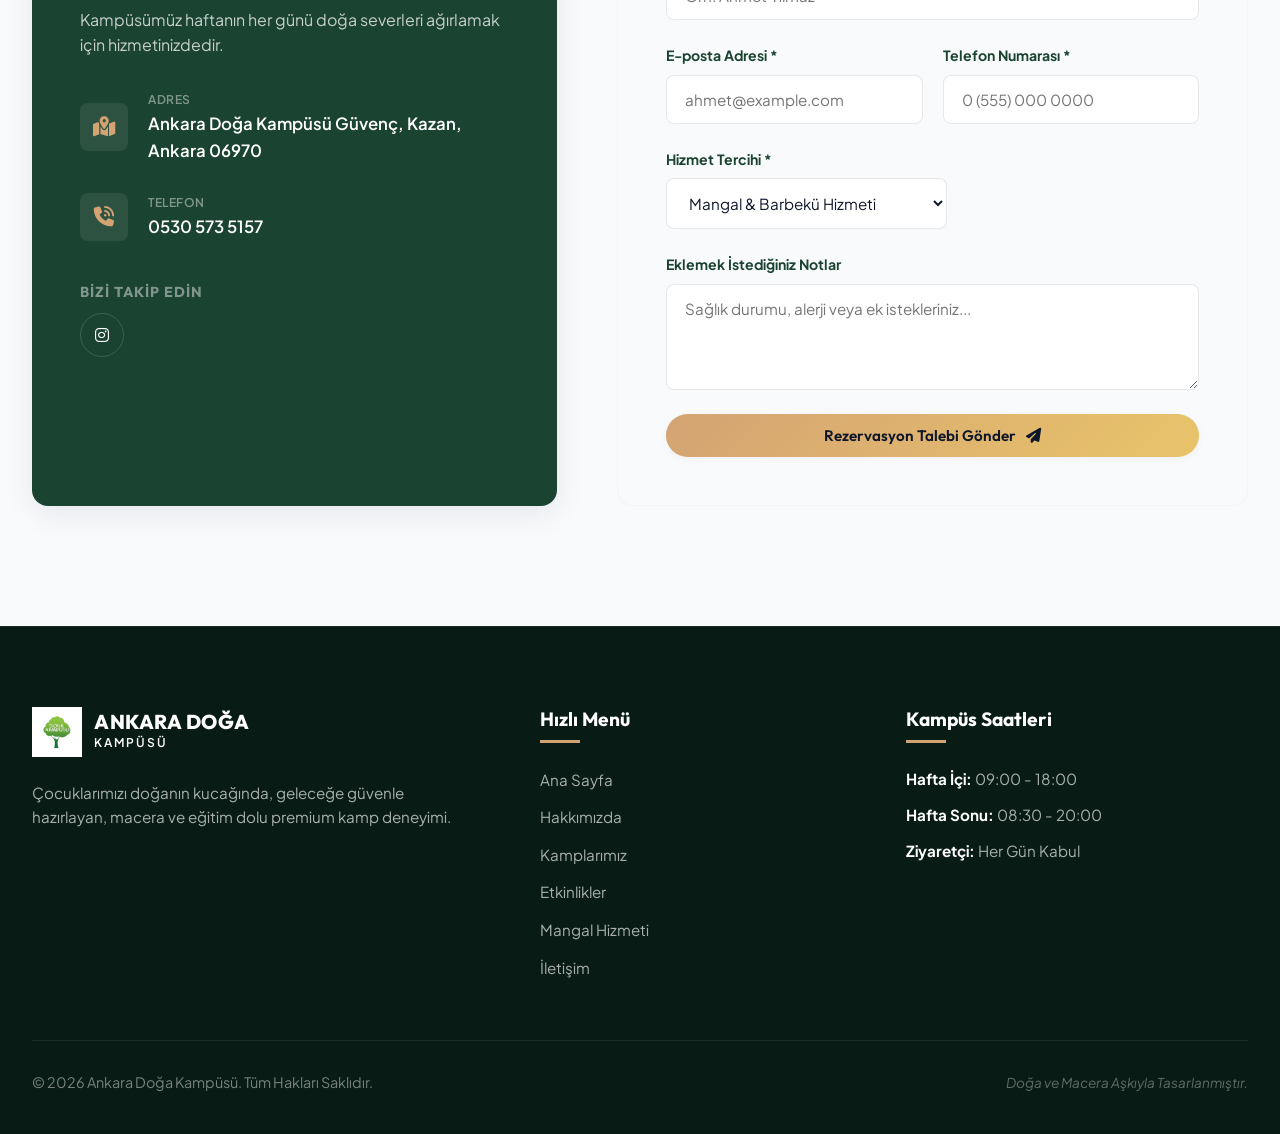
<file: pages/mangal-hizmeti.html>
<!DOCTYPE html>
<html lang="tr">

<head>
    <meta charset="UTF-8">
    <meta name="viewport" content="width=device-width, initial-scale=1.0">
    <meta name="description"
        content="Ankara Doğa Kampüsü - Doğayla iç içe premium mangal ve barbekü hizmetimizle lezzet dolu anlar yaşayın.">

    <!-- Open Graph / Facebook -->
    <meta property="og:type" content="website">
    <meta property="og:url" content="https://ardaberkorak.github.io/ankaradogakampusu/pages/mangal-hizmeti.html">
    <meta property="og:title" content="Mangal Hizmeti | Ankara Doğa Kampüsü">
    <meta property="og:description"
        content="Ankara Doğa Kampüsü - Doğayla iç içe premium mangal ve barbekü hizmetimizle lezzet dolu anlar yaşayın.">
    <meta property="og:image" content="https://ardaberkorak.github.io/ankaradogakampusu/images/mangal-hizmeti.jpg">

    <title>Mangal Hizmeti | Ankara Doğa Kampüsü</title>
    <!-- Google Fonts -->
    <link rel="preconnect" href="https://fonts.googleapis.com">
    <link rel="preconnect" href="https://fonts.gstatic.com" crossorigin>
    <link rel="stylesheet"
        href="https://fonts.googleapis.com/css2?family=Outfit:wght@300;400;500;600;700;800&family=Plus+Jakarta+Sans:wght@300;400;500;600;700&display=swap"
        media="print" onload="this.media='all'">
    <!-- FontAwesome Icons -->
    <link rel="preconnect" href="https://cdnjs.cloudflare.com" crossorigin>
    <link rel="stylesheet" href="https://cdnjs.cloudflare.com/ajax/libs/font-awesome/6.4.0/css/all.min.css"
        media="print" onload="this.media='all'">
    <!-- Favicon -->
    <link rel="icon" type="image/png" href="../images/image.png">
    <!-- LCP Image Preload -->
    <link rel="preload" href="../images/hero-bg.webp" as="image" type="image/webp">
    <!-- Custom CSS -->
    <link rel="stylesheet" href="../css/style.css">
    <!-- Custom JS -->
    <script src="../js/main.js" defer></script>
</head>
<body class="lang-tr">
    <script>
        // Apply saved language and dark mode immediately to avoid layout shift (CLS) & flash of unstyled theme
        (function() {
            const savedLang = localStorage.getItem('preferred-lang') || 'tr';
            if (savedLang === 'en') {
                document.body.className = 'lang-en';
            }
            const savedDarkMode = localStorage.getItem('dark-mode');
            const systemPrefersDark = window.matchMedia('(prefers-color-scheme: dark)').matches;
            if (savedDarkMode === 'enabled' || (!savedDarkMode && systemPrefersDark)) {
                document.body.classList.add('dark-mode');
            }
        })();
    </script>

    <!-- Header / Navigation -->
    <header class="main-header" id="main-header">
        <div class="container header-container">
            <a href="../index.html" class="logo" id="header-logo">
                <img src="../images/image.png" alt="Ankara Doğa Kampüsü" width="50" height="50"
                    style="height: 50px; width: 50px;" loading="eager" fetchpriority="high">
                <div class="logo-text">
                    <span class="logo-title">ANKARA DOĞA</span>
                    <span class="logo-subtitle">KAMPÜSÜ</span>
                </div>
            </a>

            <nav class="nav-menu" id="nav-menu">
                <ul class="nav-list">
                    <li class="nav-item">
                        <a href="../index.html#home" class="nav-link">
                            <span data-lang="tr">Ana Sayfa</span>
                            <span data-lang="en">Home</span>
                        </a>
                    </li>

                    <li class="nav-item">
                        <a href="etkinlikler.html" class="nav-link">
                            <span data-lang="tr">Etkinlikler</span>
                            <span data-lang="en">Activities</span>
                        </a>
                    </li>
                    <li class="nav-item">
                        <a href="mangal-hizmeti.html" class="nav-link active">
                            <span data-lang="tr">Mangal Hizmeti</span>
                            <span data-lang="en">Grill Service</span>
                        </a>
                    </li>
                    <li class="nav-item">
                        <a href="iletisim.html" class="nav-link">
                            <span data-lang="tr">İletişim</span>
                            <span data-lang="en">Contact</span>
                        </a>
                    </li>
                </ul>
            </nav>

            <div class="header-actions">
                <button class="dark-mode-btn" id="dark-mode-btn" aria-label="Karanlık Mod / Dark Mode">
                    <i class="fa-solid fa-moon" aria-hidden="true"></i>
                </button>
                <button class="lang-switch-btn" id="lang-switch-btn" aria-label="Dili Değiştir / Switch Language">
                    <span class="lang-text">TR</span>
                    <i class="fa-solid fa-globe" aria-hidden="true"></i>
                </button>
                <a href="#booking" class="btn btn-primary btn-header">
                    <span data-lang="tr">Rezervasyon</span>
                    <span data-lang="en">Book Now</span>
                    <i class="fa-solid fa-arrow-right" aria-hidden="true"></i>
                </a>
                <button class="hamburger-btn" id="hamburger-btn" aria-label="Menüyü Aç">
                    <span class="line line-1"></span>
                    <span class="line line-2"></span>
                    <span class="line line-3"></span>
                </button>
            </div>
        </div>
    </header>

    <!-- Mobile Navigation Overlay -->
    <div class="mobile-nav" id="mobile-nav">
        <ul class="mobile-nav-list">
            <li class="mobile-nav-item">
                <a href="../index.html#home" class="mobile-nav-link">
                    <span data-lang="tr">Ana Sayfa</span>
                    <span data-lang="en">Home</span>
                </a>
            </li>

            <li class="mobile-nav-item">
                <a href="etkinlikler.html" class="mobile-nav-link">
                    <span data-lang="tr">Etkinlikler</span>
                    <span data-lang="en">Activities</span>
                </a>
            </li>
            <li class="mobile-nav-item">
                <a href="mangal-hizmeti.html" class="mobile-nav-link active">
                    <span data-lang="tr">Mangal Hizmeti</span>
                    <span data-lang="en">Grill Service</span>
                </a>
            </li>
            <li class="mobile-nav-item">
                <a href="iletisim.html" class="mobile-nav-link">
                    <span data-lang="tr">İletişim</span>
                    <span data-lang="en">Contact</span>
                </a>
            </li>
        </ul>
        <div class="mobile-nav-actions">
            <a href="#booking" class="btn btn-accent btn-full">
                <span data-lang="tr">Rezervasyon Yap</span>
                <span data-lang="en">Book a Spot</span>
            </a>
        </div>
    </div>

    <!-- Subpage Hero Banner -->
    <section class="subpage-hero">
        <div class="subpage-hero-overlay"></div>
        <div class="subpage-hero-container">
            <h1 class="subpage-hero-title">
                <span data-lang="tr">Mangal & Barbekü Hizmeti</span>
                <span data-lang="en">Barbecue & Grill Service</span>
            </h1>
            <div class="subpage-hero-breadcrumbs">
                <a href="../index.html">
                    <span data-lang="tr">Ana Sayfa</span>
                    <span data-lang="en">Home</span>
                </a>
                <span>/</span>
                <span data-lang="tr">Mangal Hizmeti</span>
                <span data-lang="en">Grill Service</span>
            </div>
        </div>
    </section>

    <!-- BBQ Section -->
    <section id="bbq" class="bbq-section">
        <div class="container bbq-container">
            <div class="bbq-grid">
                <!-- Column 1: Image -->
                <div class="bbq-image-col">
                    <div class="bbq-image-wrapper">
                        <img src="../images/mangal-service.webp" alt="Doğada Mangal Keyfi" class="bbq-img" width="600"
                            height="600" loading="eager">
                    </div>
                </div>

                <!-- Column 2: Content -->
                <div class="bbq-content-col">
                    <span class="section-badge">
                        <i class="fa-solid fa-fire" aria-hidden="true"></i>
                        <span data-lang="tr">Premium Hizmet</span>
                        <span data-lang="en">Premium Service</span>
                    </span>
                    <h2 class="section-title">
                        <span data-lang="tr">Doğada Mangal & Barbekü Keyfi</span>
                        <span data-lang="en">Barbecue & Grill in Nature</span>
                    </h2>
                    <p class="section-desc">
                        <span data-lang="tr">Kampımızda doğayla iç içe, profesyonel ekipmanlarla hazırlanan mangal ve
                            barbekü hizmetimizle lezzet dolu anlar yaşayın. Seçkin et menüleri, taze garnitürler ve ateş
                            başında unutulmaz bir akşam yemeği sizi bekliyor.</span>
                        <span data-lang="en">Experience delicious moments in our camp with our barbecue service prepared
                            with professional equipment in touch with nature. Premium meat menus, fresh side dishes, and
                            an unforgettable dinner by the campfire await you.</span>
                    </p>

                    <div class="bbq-features">
                        <div class="bbq-feature-item">
                            <i class="fa-solid fa-circle-check" aria-hidden="true"></i>
                            <span>
                                <strong data-lang="tr">Kaliteli Malzemeler:</strong>
                                <span data-lang="tr"> Taze ve güvenilir yerel üreticilerden temin edilen ürünler.</span>
                                <strong data-lang="en">Premium Ingredients:</strong>
                                <span data-lang="en"> Products sourced from fresh and trusted local producers.</span>
                            </span>
                        </div>
                        <div class="bbq-feature-item">
                            <i class="fa-solid fa-circle-check" aria-hidden="true"></i>
                            <span>
                                <strong data-lang="tr">Özel Ekipmanlar:</strong>
                                <span data-lang="tr"> Her aileye ve gruba özel, temizliği yapılmış profesyonel mangal
                                    üniteleri.</span>
                                <strong data-lang="en">Professional Equipment:</strong>
                                <span data-lang="en"> Cleaned, professional barbecue units special for each
                                    family/group.</span>
                            </span>
                        </div>
                        <div class="bbq-feature-item">
                            <i class="fa-solid fa-circle-check" aria-hidden="true"></i>
                            <span>
                                <strong data-lang="tr">Doğa Dostu Konsept:</strong>
                                <span data-lang="tr"> Çevreye zarar vermeyen, özel izole edilmiş emniyetli mangal
                                    alanları.</span>
                                <strong data-lang="en">Eco-Friendly Concept:</strong>
                                <span data-lang="en"> Environmentally friendly, specially isolated and safe barbecue
                                    areas.</span>
                            </span>
                        </div>
                    </div>
                </div>
            </div>
        </div>
    </section>

    <!-- Contact / Booking Section -->
    <section id="contact" class="contact-section"
        style="background: var(--bg-light); border-top: 1px solid rgba(0,0,0,0.05);">
        <div class="container">
            <div class="section-header text-center">
                <span class="section-badge">
                    <i class="fa-solid fa-envelope" aria-hidden="true"></i>
                    <span data-lang="tr">İletişim & Rezervasyon</span>
                    <span data-lang="en">Contact & Booking</span>
                </span>
                <h2 class="section-title">
                    <span data-lang="tr">Mangal Rezervasyonu Yapın</span>
                    <span data-lang="en">Book Your BBQ Spot</span>
                </h2>
                <p class="section-desc max-600">
                    <span data-lang="tr">Kendin pişir kendin ye konseptli mangal alanımızda yerinizi ayırtmak için
                        formumuzu doldurabilir ya da bizimle doğrudan iletişime geçebilirsiniz.</span>
                    <span data-lang="en">Fill out the form to reserve your spot in our DIY barbecue area, or reach out
                        to us directly.</span>
                </p>
            </div>

            <div class="contact-grid" id="booking">
                <!-- Column 1: Info Box -->
                <div class="contact-info-col">
                    <div class="info-card">
                        <h3 class="info-card-title">
                            <span data-lang="tr">İletişim Bilgilerimiz</span>
                            <span data-lang="en">Contact Information</span>
                        </h3>
                        <p class="info-card-desc">
                            <span data-lang="tr">Kampüsümüz haftanın her günü doğa severleri ağırlamak için
                                hizmetinizdedir.</span>
                            <span data-lang="en">Our campus is open every day of the week to welcome nature
                                lovers.</span>
                        </p>

                        <div class="info-list">
                            <div class="info-item">
                                <div class="info-icon">
                                    <i class="fa-solid fa-map-location-dot" aria-hidden="true"></i>
                                </div>
                                <div class="info-text">
                                    <span class="info-label">
                                        <span data-lang="tr">Adres</span>
                                        <span data-lang="en">Address</span>
                                    </span>
                                    <span class="info-value">Ankara Doğa Kampüsü Güvenç, Kazan, Ankara 06970</span>
                                </div>
                            </div>

                            <div class="info-item">
                                <div class="info-icon">
                                    <i class="fa-solid fa-phone-volume" aria-hidden="true"></i>
                                </div>
                                <div class="info-text">
                                    <span class="info-label">
                                        <span data-lang="tr">Telefon</span>
                                        <span data-lang="en">Phone</span>
                                    </span>
                                    <a href="tel:+905305735157" class="info-value">0530 573 5157</a>
                                </div>
                            </div>
                        </div>

                        <!-- Social Media -->
                        <div class="social-links-wrapper">
                            <h4 class="social-title">
                                <span data-lang="tr">Bizi Takip Edin</span>
                                <span data-lang="en">Follow Us</span>
                            </h4>
                            <div class="social-links">
                                <a href="https://www.instagram.com/ankaradogakampusu" target="_blank"
                                    rel="noopener noreferrer" class="social-link" aria-label="Instagram"><i
                                        class="fa-brands fa-instagram" aria-hidden="true"></i></a>
                            </div>
                        </div>
                    </div>
                </div>

                <!-- Column 2: Working Web3Forms / Formspree Form -->
                <div class="contact-form-col">
                    <form action="https://formspree.io/f/mdajjwow" method="POST" class="booking-form" id="booking-form">
                        <!-- Formspree Redirect to Success Page -->
                        <input type="hidden" name="_next"
                            value="https://ardaberkorak.github.io/ankaradogakampusu/pages/success.html">

                        <div class="form-group">
                            <label for="name">
                                <span data-lang="tr">Ad Soyad *</span>
                                <span data-lang="en">Full Name *</span>
                            </label>
                            <input type="text" id="name" name="name" required placeholder="Örn: Ahmet Yılmaz" data-placeholder-tr="Örn: Ahmet Yılmaz" data-placeholder-en="e.g. John Doe">
                        </div>

                        <div class="form-row">
                            <div class="form-group">
                                <label for="email">
                                    <span data-lang="tr">E-posta Adresi *</span>
                                    <span data-lang="en">Email Address *</span>
                                </label>
                                <input type="email" id="email" name="email" required placeholder="ahmet@example.com">
                            </div>
                            <div class="form-group">
                                <label for="phone">
                                    <span data-lang="tr">Telefon Numarası *</span>
                                    <span data-lang="en">Phone Number *</span>
                                </label>
                                <input type="tel" id="phone" name="phone" required placeholder="0 (555) 000 0000">
                            </div>
                        </div>

                        <div class="form-row">
                            <div class="form-group">
                                <label for="camp_select">
                                    <span data-lang="tr">Hizmet Tercihi *</span>
                                    <span data-lang="en">Select Service *</span>
                                </label>
                                <select id="camp_select" name="camp_select" required>
                                    <option value="" disabled data-tr="Seçiniz..." data-en="Choose...">Seçiniz...</option>
                                    <option value="yaz-kampi" data-tr="Yaz Keşif Kampı (7-12 Yaş)" data-en="Summer Discovery Camp (Ages 7-12)">Yaz Keşif Kampı (7-12 Yaş)</option>
                                    <option value="aile-kampi" data-tr="Hafta Sonu Aile Kampı (Her Yaş)" data-en="Weekend Family Camp (All Ages)">Hafta Sonu Aile Kampı (Her Yaş)</option>
                                    <option value="kis-kampi" data-tr="Kış Macera Kampı (12-17 Yaş)" data-en="Winter Adventure Camp (Ages 12-17)">Kış Macera Kampı (12-17 Yaş)</option>
                                    <option value="mangal-hizmeti" selected data-tr="Mangal & Barbekü Hizmeti" data-en="Barbecue & Grill Service">Mangal & Barbekü Hizmeti</option>
                                </select>
                            </div>
                        </div>

                        <div class="form-group">
                            <label for="message">
                                <span data-lang="tr">Eklemek İstediğiniz Notlar</span>
                                <span data-lang="en">Additional Notes</span>
                            </label>
                            <textarea id="message" name="message" rows="4"
                                placeholder="Sağlık durumu, alerji veya ek istekleriniz..." data-placeholder-tr="Sağlık durumu, alerji veya ek istekleriniz..." data-placeholder-en="Health conditions, allergies, or special requests..."></textarea>
                        </div>

                        <button type="submit" class="btn btn-accent btn-full">
                            <span data-lang="tr">Rezervasyon Talebi Gönder</span>
                            <span data-lang="en">Submit Booking Request</span>
                            <i class="fa-solid fa-paper-plane" aria-hidden="true"></i>
                        </button>
                    </form>
                </div>
            </div>
        </div>
    </section>

    <!-- Footer -->
    <footer class="main-footer">
        <div class="container footer-container">
            <div class="footer-grid">
                <!-- Col 1: About -->
                <div class="footer-col brand-col">
                    <a href="../index.html" class="logo footer-logo">
                        <img src="../images/image.png" alt="Ankara Doğa Kampüsü" width="50" height="50" style="height: 50px; width: 50px;" loading="lazy">
                        <div class="logo-text">
                            <span class="logo-title">ANKARA DOĞA</span>
                            <span class="logo-subtitle">KAMPÜSÜ</span>
                        </div>
                    </a>
                    <p class="footer-desc">
                        <span data-lang="tr">Çocuklarımızı doğanın kucağında, geleceğe güvenle hazırlayan, macera ve
                            eğitim dolu premium kamp deneyimi.</span>
                        <span data-lang="en">Premium camp experience filled with adventure and education, preparing
                            children for the future in the heart of nature.</span>
                    </p>
                </div>

                <!-- Col 2: Navigation -->
                <div class="footer-col links-col">
                    <h4 class="footer-title">
                        <span data-lang="tr">Hızlı Menü</span>
                        <span data-lang="en">Quick Links</span>
                    </h4>
                    <ul class="footer-links">
                        <li><a href="../index.html#home"><span data-lang="tr">Ana Sayfa</span><span
                                    data-lang="en">Home</span></a></li>
                        <li><a href="../index.html#about"><span data-lang="tr">Hakkımızda</span><span data-lang="en">About
                                    Us</span></a></li>
                        <li><a href="../index.html#camps"><span data-lang="tr">Kamplarımız</span><span data-lang="en">Our
                                    Camps</span></a></li>
                        <li><a href="etkinlikler.html"><span data-lang="tr">Etkinlikler</span><span
                                    data-lang="en">Activities</span></a></li>
                        <li><a href="mangal-hizmeti.html"><span data-lang="tr">Mangal Hizmeti</span><span
                                    data-lang="en">Grill Service</span></a></li>
                        <li><a href="iletisim.html"><span data-lang="tr">İletişim</span><span
                                    data-lang="en">Contact</span></a></li>
                    </ul>
                </div>

                <!-- Col 3: Working Hours Info -->
                <div class="footer-col credits-col">
                    <h4 class="footer-title">
                        <span data-lang="tr">Kampüs Saatleri</span>
                        <span data-lang="en">Working Hours</span>
                    </h4>
                    <ul class="footer-info-list">
                        <li>
                            <strong>
                                <span data-lang="tr">Hafta İçi:</span>
                                <span data-lang="en">Weekdays:</span>
                            </strong>
                            09:00 - 18:00
                        </li>
                        <li>
                            <strong>
                                <span data-lang="tr">Hafta Sonu:</span>
                                <span data-lang="en">Weekends:</span>
                            </strong>
                            08:30 - 20:00
                        </li>
                        <li>
                            <strong>
                                <span data-lang="tr">Ziyaretçi:</span>
                                <span data-lang="en">Visitors:</span>
                            </strong>
                            <span data-lang="tr">Her Gün Kabul</span>
                            <span data-lang="en">Open Every Day</span>
                        </li>
                    </ul>
                </div>
            </div>

            <div class="footer-bottom">
                <p class="copyright-text">
                    &copy; 2026 Ankara Doğa Kampüsü.
                    <span data-lang="tr">Tüm Hakları Saklıdır.</span>
                    <span data-lang="en">All Rights Reserved.</span>
                </p>
                <p class="academic-note">
                    <span data-lang="tr">Doğa ve Macera Aşkıyla Tasarlanmıştır.</span>
                    <span data-lang="en">Crafted with Love for Nature & Adventure.</span>
                </p>
            </div>
        </div>
    </footer>

</body>

</html>
</file>
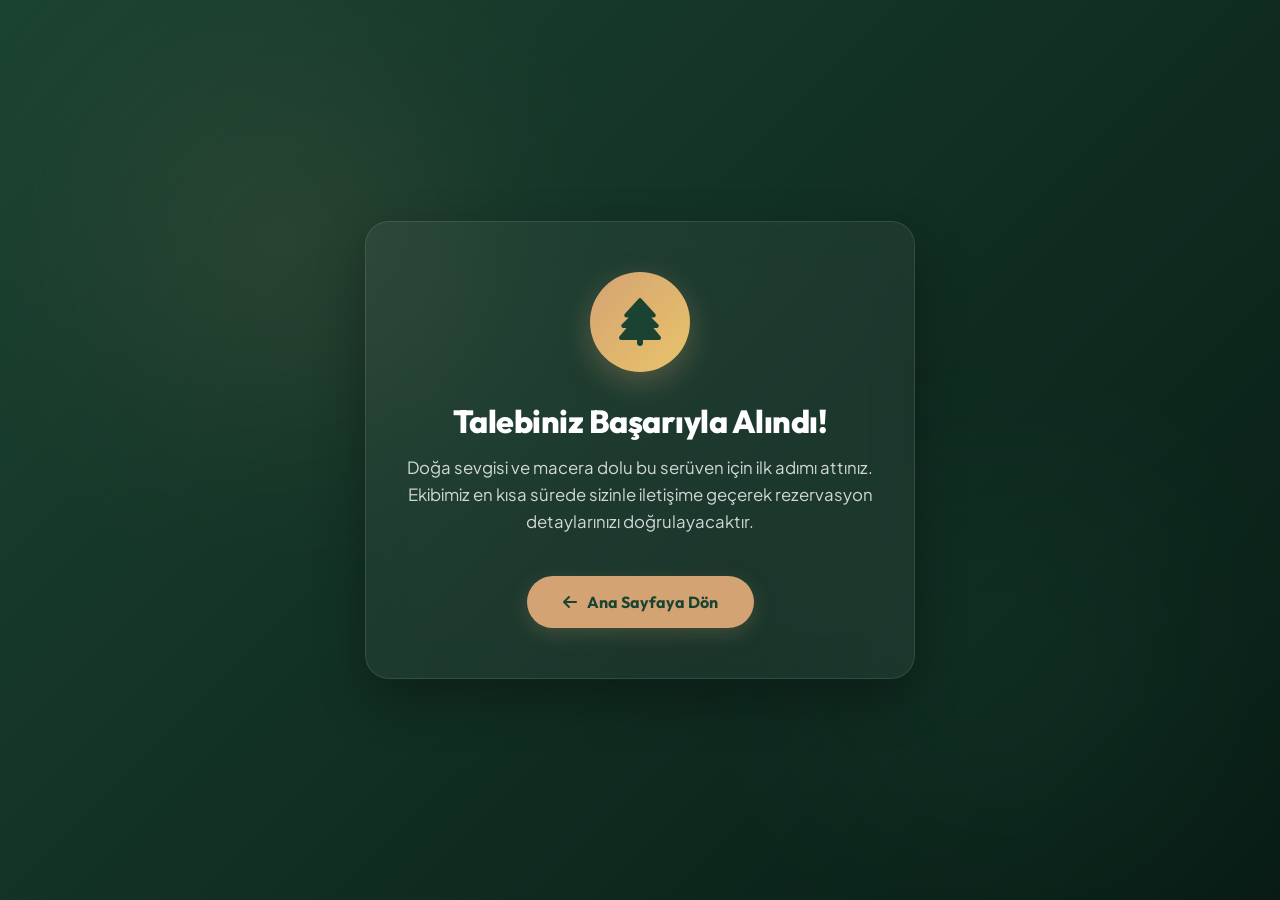
<file: pages/success.html>
<!DOCTYPE html>
<html lang="tr">
<head>
    <meta charset="UTF-8">
    <meta name="viewport" content="width=device-width, initial-scale=1.0">
    <meta name="description" content="Ankara Doğa Kampüsü - Rezervasyon Talebiniz Alındı!">
    
    <!-- Open Graph / Facebook -->
    <meta property="og:type" content="website">
    <meta property="og:url" content="https://ardaberkorak.github.io/ankaradogakampusu/pages/success.html">
    <meta property="og:title" content="Rezervasyon Alındı | Ankara Doğa Kampüsü">
    <meta property="og:description" content="Rezervasyon talebiniz başarıyla alındı! Doğa bizi çağırıyor.">
    <meta property="og:image" content="https://ardaberkorak.github.io/ankaradogakampusu/images/hero-bg.png">

    <title>Rezervasyon Alındı | Ankara Doğa Kampüsü</title>
    <!-- Google Fonts -->
    <link rel="preconnect" href="https://fonts.googleapis.com">
    <link rel="preconnect" href="https://fonts.gstatic.com" crossorigin>
    <link rel="stylesheet" href="https://fonts.googleapis.com/css2?family=Outfit:wght@400;600;700;800&family=Plus+Jakarta+Sans:wght@400;500;600&display=swap" media="print" onload="this.media='all'">
    <link rel="preconnect" href="https://cdnjs.cloudflare.com" crossorigin>
    <!-- FontAwesome Icons -->
    <link rel="stylesheet" href="https://cdnjs.cloudflare.com/ajax/libs/font-awesome/6.4.0/css/all.min.css" media="print" onload="this.media='all'">
    <!-- Favicon -->
    <link rel="icon" type="image/png" href="../images/image.png">
    
    <style>
        :root {
            --primary: #1b4332;
            --primary-light: #2d6a4f;
            --accent: #d4a373;
            --white: #ffffff;
            --text-dark: #0f172a;
            --bg-dark: #081c15;
            --font-heading: 'Outfit', sans-serif;
            --font-body: 'Plus Jakarta Sans', sans-serif;
            --grad-primary: linear-gradient(135deg, #1b4332 0%, #081c15 100%);
            --radius-md: 24px;
        }

        body.lang-en [data-lang="tr"] {
            display: none !important;
        }
        body.lang-tr [data-lang="en"] {
            display: none !important;
        }

        *, *::before, *::after {
            box-sizing: border-box;
            margin: 0;
            padding: 0;
        }

        body {
            font-family: var(--font-body);
            background: var(--grad-primary);
            color: var(--white);
            min-height: 100vh;
            display: flex;
            justify-content: center;
            align-items: center;
            padding: 20px;
            overflow: hidden;
            position: relative;
        }

        /* Ambient glowing background blur */
        .ambient-blur {
            position: absolute;
            width: 300px;
            height: 300px;
            background: var(--accent);
            opacity: 0.15;
            filter: blur(120px);
            border-radius: 50%;
            top: 10%;
            left: 10%;
            z-index: 1;
        }

        .ambient-blur-2 {
            position: absolute;
            width: 300px;
            height: 300px;
            background: var(--primary-light);
            opacity: 0.2;
            filter: blur(120px);
            border-radius: 50%;
            bottom: 10%;
            right: 10%;
            z-index: 1;
        }

        .success-card {
            background: rgba(255, 255, 255, 0.05);
            backdrop-filter: blur(20px);
            -webkit-backdrop-filter: blur(20px);
            border: 1px solid rgba(255, 255, 255, 0.1);
            border-radius: var(--radius-md);
            padding: 50px 40px;
            max-width: 550px;
            width: 100%;
            text-align: center;
            box-shadow: 0 20px 50px rgba(0, 0, 0, 0.3);
            z-index: 2;
            transform: translateY(20px);
            animation: slideIn 0.8s cubic-bezier(0.4, 0, 0.2, 1) forwards;
        }

        .success-icon-wrapper {
            width: 100px;
            height: 100px;
            background: linear-gradient(135deg, var(--accent) 0%, #e9c46a 100%);
            border-radius: 50%;
            display: flex;
            justify-content: center;
            align-items: center;
            margin: 0 auto 30px auto;
            box-shadow: 0 10px 30px rgba(212, 163, 115, 0.3);
            animation: bounceIn 1s cubic-bezier(0.175, 0.885, 0.32, 1.275) forwards;
        }

        .success-icon-wrapper i {
            font-size: 3rem;
            color: var(--primary);
        }

        .success-title {
            font-family: var(--font-heading);
            font-size: 2rem;
            font-weight: 800;
            margin-bottom: 15px;
            letter-spacing: -0.5px;
            line-height: 1.2;
        }

        .success-desc {
            font-size: 1.05rem;
            color: rgba(255, 255, 255, 0.8);
            line-height: 1.6;
            margin-bottom: 40px;
        }

        .btn {
            display: inline-flex;
            align-items: center;
            justify-content: center;
            gap: 10px;
            background-color: var(--accent);
            color: var(--primary);
            font-family: var(--font-heading);
            font-weight: 700;
            font-size: 1rem;
            padding: 16px 36px;
            border-radius: 9999px;
            text-decoration: none;
            transition: all 0.3s ease;
            box-shadow: 0 6px 20px rgba(212, 163, 115, 0.2);
        }

        .btn:hover {
            background-color: var(--white);
            color: var(--primary);
            transform: translateY(-3px);
            box-shadow: 0 10px 30px rgba(255, 255, 255, 0.2);
        }

        .btn i {
            transition: transform 0.3s ease;
        }

        .btn:hover i {
            transform: translateX(-5px);
        }

        @keyframes slideIn {
            to {
                transform: translateY(0);
                opacity: 1;
            }
        }

        @keyframes bounceIn {
            0% {
                transform: scale(0.3);
                opacity: 0;
            }
            50% {
                transform: scale(1.05);
                opacity: 0.8;
            }
            70% {
                transform: scale(0.9);
                opacity: 0.9;
            }
            100% {
                transform: scale(1);
                opacity: 1;
            }
        }

        @media (max-width: 480px) {
            .success-card {
                padding: 40px 24px;
            }
            .success-title {
                font-size: 1.6rem;
            }
            .success-desc {
                font-size: 0.95rem;
            }
            .btn {
                width: 100%;
            }
        }
    </style>
</head>
<body class="lang-tr">
    <div class="ambient-blur"></div>
    <div class="ambient-blur-2"></div>

    <div class="success-card">
        <div class="success-icon-wrapper">
            <i class="fa-solid fa-tree" aria-hidden="true"></i>
        </div>
        
        <h1 class="success-title">
            <span data-lang="tr">Talebiniz Başarıyla Alındı!</span>
            <span data-lang="en">Reservation Request Received!</span>
        </h1>
        
        <p class="success-desc">
            <span data-lang="tr">Doğa sevgisi ve macera dolu bu serüven için ilk adımı attınız. Ekibimiz en kısa sürede sizinle iletişime geçerek rezervasyon detaylarınızı doğrulayacaktır.</span>
            <span data-lang="en">You've taken the first step toward this nature and adventure-filled journey. Our team will contact you shortly to confirm your booking details.</span>
        </p>

        <a href="../index.html" class="btn">
            <i class="fa-solid fa-arrow-left" aria-hidden="true"></i>
            <span data-lang="tr">Ana Sayfaya Dön</span>
            <span data-lang="en">Return to Homepage</span>
        </a>
    </div>

    <script>
        // Synchronize language preference from localStorage
        document.addEventListener('DOMContentLoaded', () => {
            const savedLang = localStorage.getItem('preferred-lang') || 'tr';
            if (savedLang === 'en') {
                document.body.classList.remove('lang-tr');
                document.body.classList.add('lang-en');
            } else {
                document.body.classList.remove('lang-en');
                document.body.classList.add('lang-tr');
            }
        });
    </script>
</body>
</html>
</file>
<file: css/style.css>
/* ==========================================================================
   ANKARA DOĞA KAMPÜSÜ - PREMIUM MODERN STYLE SHEET
   ========================================================================== */

/* --- DESIGN SYSTEM & CSS VARIABLES --- */
:root {
    /* Color Palette */
    --primary: #1b4332;       /* Deep Forest Green */
    --primary-light: #2d6a4f; /* Emerald Green */
    --primary-ultra-light: #d8f3dc; /* Soft Mint Green */
    --accent: #d4a373;        /* Warm Sand Gold */
    --accent-light: #faedcd;  /* Creamy Sand */
    --accent-hover: #c5925e;  /* Darker Gold */
    --text-dark: #0f172a;     /* Slate Dark (900) */
    --text-muted: #475569;    /* Slate Muted (600) */
    --bg-light: #f8fafc;      /* Pure Soft White/Grey */
    --white: #ffffff;
    --black: #000000;

    /* Fonts */
    --font-heading: 'Outfit', sans-serif;
    --font-body: 'Plus Jakarta Sans', sans-serif;

    /* Gradients */
    --grad-primary: linear-gradient(135deg, #1b4332 0%, #2d6a4f 100%);
    --grad-accent: linear-gradient(135deg, #d4a373 0%, #e9c46a 100%);
    --grad-glass: linear-gradient(135deg, rgba(255, 255, 255, 0.08) 0%, rgba(255, 255, 255, 0.03) 100%);
    --grad-dark: linear-gradient(180deg, rgba(15, 23, 42, 0.95) 0%, rgba(15, 23, 42, 0.98) 100%);

    /* Shadows */
    --shadow-sm: 0 2px 8px rgba(15, 23, 42, 0.04);
    --shadow-md: 0 8px 30px rgba(15, 23, 42, 0.08);
    --shadow-lg: 0 16px 40px rgba(15, 23, 42, 0.12);
    --shadow-glow: 0 0 20px rgba(45, 106, 79, 0.25);

    /* Border Radius */
    --radius-sm: 8px;
    --radius-md: 16px;
    --radius-lg: 24px;
    --radius-full: 9999px;

    /* Layout & Transitions */
    --header-height: 90px;
    --header-height-scrolled: 75px;
    --transition-fast: 0.25s cubic-bezier(0.4, 0, 0.2, 1);
    --transition-smooth: 0.4s cubic-bezier(0.4, 0, 0.2, 1);
}

/* --- RESET & BASE STYLES --- */
*, *::before, *::after {
    box-sizing: border-box;
    margin: 0;
    padding: 0;
}

html {
    scroll-behavior: smooth;
    font-size: 16px;
    -webkit-font-smoothing: antialiased;
    -moz-osx-font-smoothing: grayscale;
}

body {
    font-family: var(--font-body);
    background-color: var(--bg-light);
    color: var(--text-dark);
    line-height: 1.6;
    overflow-x: hidden;
}

h1, h2, h3, h4, h5, h6 {
    font-family: var(--font-heading);
    font-weight: 700;
    line-height: 1.25;
}

a {
    text-decoration: none;
    color: inherit;
    transition: var(--transition-fast);
}

ul {
    list-style: none;
}

img {
    max-width: 100%;
    height: auto;
    display: block;
}

/* --- GLOBAL UTILITIES --- */
.container {
    width: 100%;
    max-width: 1280px;
    margin: 0 auto;
    padding: 0 32px;
}

@media (max-width: 768px) {
    .container {
        padding: 0 20px;
    }
}

/* Button System */
.btn {
    display: inline-flex;
    align-items: center;
    justify-content: center;
    gap: 10px;
    font-family: var(--font-heading);
    font-weight: 600;
    font-size: 0.95rem;
    padding: 12px 28px;
    border-radius: var(--radius-full);
    border: none;
    cursor: pointer;
    transition: var(--transition-smooth);
    position: relative;
    overflow: hidden;
    z-index: 1;
}

.btn::before {
    content: '';
    position: absolute;
    top: 0;
    left: 0;
    width: 100%;
    height: 100%;
    background: rgba(255, 255, 255, 0.15);
    transform: scaleX(0);
    transform-origin: right;
    transition: transform var(--transition-smooth);
    z-index: -1;
}

.btn:hover::before {
    transform: scaleX(1);
    transform-origin: left;
}

.btn-primary {
    background-color: var(--primary-light);
    color: var(--white);
    box-shadow: var(--shadow-sm);
}

.btn-primary:hover {
    background-color: var(--primary);
    box-shadow: var(--shadow-glow);
    transform: translateY(-2px);
}

.btn-accent {
    background: var(--grad-accent);
    color: var(--text-dark);
    box-shadow: var(--shadow-sm);
}

.btn-accent:hover {
    transform: translateY(-2px);
    box-shadow: 0 10px 20px rgba(212, 163, 115, 0.3);
}

/* --- MULTILINGUAL SYSTEM --- */
body.lang-tr [data-lang="en"] {
    display: none !important;
}
body.lang-en [data-lang="tr"] {
    display: none !important;
}

.lang-switch-btn {
    background: transparent;
    border: 1px solid rgba(255, 255, 255, 0.2);
    color: var(--white);
    padding: 6px 12px;
    border-radius: var(--radius-sm);
    cursor: pointer;
    font-family: var(--font-heading);
    font-weight: 600;
    font-size: 0.85rem;
    display: inline-flex;
    align-items: center;
    gap: 6px;
    transition: var(--transition-fast);
}

.main-header.scrolled .lang-switch-btn {
    border-color: rgba(15, 23, 42, 0.15);
    color: var(--text-dark);
}

.lang-switch-btn:hover {
    background-color: rgba(255, 255, 255, 0.1);
    border-color: var(--accent);
    color: var(--accent);
}

.main-header.scrolled .lang-switch-btn:hover {
    background-color: rgba(15, 23, 42, 0.05);
    border-color: var(--primary-light);
    color: var(--primary-light);
}

/* --- HEADER STYLES --- */
.main-header {
    position: fixed;
    top: 0;
    left: 0;
    width: 100%;
    height: var(--header-height);
    display: flex;
    align-items: center;
    z-index: 1000;
    transition: all var(--transition-smooth);
}

/* Initial Transparent Header State */
.main-header:not(.scrolled) {
    background-color: rgba(255, 255, 255, 0.03);
    backdrop-filter: blur(10px);
    -webkit-backdrop-filter: blur(10px);
    border-bottom: 1px solid rgba(255, 255, 255, 0.1);
}

.main-header:not(.scrolled) .logo-title {
    color: var(--white);
}

.main-header:not(.scrolled) .logo-subtitle {
    color: var(--accent-light);
}

.main-header:not(.scrolled) .nav-link {
    color: rgba(255, 255, 255, 0.85);
}

.main-header:not(.scrolled) .nav-link:hover,
.main-header:not(.scrolled) .nav-link.active {
    color: var(--accent);
}

.main-header:not(.scrolled) .hamburger-btn .line {
    background-color: var(--white);
}

/* Scrolled Header State */
.main-header.scrolled {
    height: var(--header-height-scrolled);
    background-color: rgba(255, 255, 255, 0.9);
    backdrop-filter: blur(20px);
    -webkit-backdrop-filter: blur(20px);
    box-shadow: var(--shadow-md);
    border-bottom: 1px solid rgba(241, 245, 249, 0.8);
}

.main-header.scrolled .logo-title {
    color: var(--primary);
}

.main-header.scrolled .logo-subtitle {
    color: var(--accent);
}

.main-header.scrolled .nav-link {
    color: var(--text-muted);
}

.main-header.scrolled .nav-link:hover,
.main-header.scrolled .nav-link.active {
    color: var(--primary-light);
}

.main-header.scrolled .hamburger-btn .line {
    background-color: var(--primary);
}

/* Header Container & Flexbox */
.header-container {
    display: flex;
    justify-content: space-between;
    align-items: center;
    width: 100%;
}

/* Logo Styling */
.logo {
    display: flex;
    align-items: center;
    gap: 12px;
}

.logo-icon {
    width: 46px;
    height: 46px;
    background: var(--grad-primary);
    border-radius: var(--radius-sm);
    display: flex;
    align-items: center;
    justify-content: center;
    color: var(--white);
    font-size: 1.4rem;
    box-shadow: var(--shadow-sm);
    transition: var(--transition-smooth);
}

.logo:hover .logo-icon {
    transform: rotate(15deg) scale(1.08);
}

.logo-text {
    display: flex;
    flex-direction: column;
}

.logo-title {
    font-family: var(--font-heading);
    font-weight: 800;
    font-size: 1.25rem;
    letter-spacing: 0.5px;
    line-height: 1.1;
    transition: var(--transition-fast);
}

.logo-subtitle {
    font-family: var(--font-body);
    font-weight: 600;
    font-size: 0.75rem;
    letter-spacing: 2px;
    transition: var(--transition-fast);
}

/* Desktop Navigation Menu */
.nav-menu {
    display: flex;
    align-items: center;
}

.nav-list {
    display: flex;
    gap: 36px;
}

.nav-item {
    position: relative;
}

.nav-link {
    font-family: var(--font-heading);
    font-weight: 600;
    font-size: 0.95rem;
    padding: 8px 0;
    display: block;
    position: relative;
}

.nav-link::after {
    content: '';
    position: absolute;
    bottom: 0;
    left: 0;
    width: 100%;
    height: 2px;
    background-color: currentColor;
    transform: scaleX(0);
    transform-origin: right;
    transition: transform var(--transition-fast);
}

.nav-link:hover::after,
.nav-link.active::after {
    transform: scaleX(1);
    transform-origin: left;
}

/* Header Actions */
.header-actions {
    display: flex;
    align-items: center;
    gap: 20px;
}

/* Hamburger Button */
.hamburger-btn {
    display: none;
    flex-direction: column;
    justify-content: space-between;
    width: 26px;
    height: 18px;
    background: none;
    border: none;
    cursor: pointer;
    z-index: 1010;
}

.hamburger-btn .line {
    width: 100%;
    height: 2px;
    border-radius: 4px;
    transition: all var(--transition-smooth);
}

/* Hamburger Active States */
.hamburger-btn.active .line-1 {
    transform: translateY(8px) rotate(45deg);
}

.hamburger-btn.active .line-2 {
    opacity: 0;
    transform: translateX(-10px);
}

.hamburger-btn.active .line-3 {
    transform: translateY(-8px) rotate(-45deg);
}

/* --- MOBILE NAVIGATION OVERLAY --- */
.mobile-nav {
    position: fixed;
    top: 0;
    right: -100%;
    width: 100%;
    height: 100vh;
    background: var(--grad-dark);
    backdrop-filter: blur(20px);
    -webkit-backdrop-filter: blur(20px);
    z-index: 999;
    display: flex;
    flex-direction: column;
    justify-content: center;
    align-items: center;
    gap: 40px;
    padding: 40px;
    transition: right var(--transition-smooth);
}

.mobile-nav.active {
    right: 0;
}

.mobile-nav-list {
    display: flex;
    flex-direction: column;
    align-items: center;
    gap: 24px;
}

.mobile-nav-link {
    font-family: var(--font-heading);
    font-size: 1.8rem;
    font-weight: 700;
    color: rgba(255, 255, 255, 0.9);
    letter-spacing: 1px;
}

.mobile-nav-link:hover,
.mobile-nav-link.active {
    color: var(--accent);
    transform: scale(1.05);
}

.mobile-nav-actions {
    width: 100%;
    max-width: 280px;
}

.btn-full {
    width: 100%;
}

/* --- RESPONSIVE MEDIA QUERIES --- */
@media (max-width: 1024px) {
    .nav-list {
        gap: 20px;
    }
}

@media (max-width: 900px) {
    .nav-menu {
        display: none;
    }
    
    .btn-header {
        display: none;
    }

    .hamburger-btn {
        display: flex;
    }
}

/* --- HERO SHOWCASE --- */
.hero-showcase {
    position: relative;
    width: 100%;
    min-height: 100vh;
    display: flex;
    align-items: center;
    background-image: url('../images/camp-new-1.webp');
    background-size: cover;
    background-position: center;
    background-repeat: no-repeat;
    color: var(--white);
    padding-top: var(--header-height);
    overflow: hidden;
}

.hero-slider {
    position: absolute;
    top: 0;
    left: 0;
    width: 100%;
    height: 100%;
    z-index: 0;
}

.hero-slide {
    position: absolute;
    top: 0;
    left: 0;
    width: 100%;
    height: 100%;
    background-size: cover;
    background-position: center;
    background-repeat: no-repeat;
    opacity: 0;
    transition: opacity 1.5s ease-in-out;
}

.hero-slide.active {
    opacity: 1;
}

/* Slider Navigation Buttons */
.slider-btn {
    position: absolute;
    top: 50%;
    transform: translateY(-50%);
    width: 56px;
    height: 56px;
    background-color: rgba(255, 255, 255, 0.1);
    backdrop-filter: blur(10px);
    -webkit-backdrop-filter: blur(10px);
    border: 1px solid rgba(255, 255, 255, 0.2);
    border-radius: var(--radius-full);
    color: var(--white);
    display: flex;
    align-items: center;
    justify-content: center;
    cursor: pointer;
    z-index: 3;
    font-size: 1.2rem;
    transition: all var(--transition-smooth);
}

.slider-btn:hover {
    background-color: var(--accent);
    border-color: var(--accent);
    color: var(--text-dark);
    transform: translateY(-50%) scale(1.08);
    box-shadow: 0 0 20px rgba(212, 163, 115, 0.4);
}

.prev-btn {
    left: 40px;
}

.next-btn {
    right: 40px;
}

/* Responsive Slider Buttons */
@media (max-width: 900px) {
    .slider-btn {
        width: 46px;
        height: 46px;
        font-size: 1rem;
    }
    .prev-btn {
        left: 20px;
    }
    .next-btn {
        right: 20px;
    }
}

@media (max-width: 600px) {
    .slider-btn {
        display: none; /* Hide buttons on very small mobile screens to keep layout clean */
    }
}


.hero-overlay {
    position: absolute;
    top: 0;
    left: 0;
    width: 100%;
    height: 100%;
    background: linear-gradient(180deg, rgba(15, 23, 42, 0.3) 0%, rgba(27, 67, 50, 0.55) 100%);
    z-index: 1;
}

.hero-container {
    position: relative;
    z-index: 2;
    width: 100%;
}

.hero-content {
    max-width: 800px;
    display: flex;
    flex-direction: column;
    align-items: flex-start;
    gap: 24px;
}

.hero-badge {
    display: inline-flex;
    align-items: center;
    gap: 8px;
    font-family: var(--font-heading);
    font-weight: 600;
    font-size: 0.85rem;
    color: var(--accent-light);
    background-color: rgba(45, 106, 79, 0.4);
    padding: 6px 16px;
    border-radius: var(--radius-full);
    border: 1px solid rgba(250, 237, 205, 0.25);
    letter-spacing: 0.5px;
    text-transform: uppercase;
    text-shadow: 0 1px 3px rgba(0, 0, 0, 0.3);
}

.hero-title {
    font-size: 4rem;
    line-height: 1.15;
    font-weight: 800;
    letter-spacing: -1px;
    text-shadow: 0 4px 12px rgba(0, 0, 0, 0.7);
}

.hero-desc {
    font-size: 1.15rem;
    color: rgba(255, 255, 255, 0.95);
    max-width: 650px;
    line-height: 1.6;
    text-shadow: 0 2px 8px rgba(0, 0, 0, 0.7);
}

.hero-buttons {
    display: flex;
    gap: 16px;
    margin-top: 10px;
}

.btn-outline {
    background-color: transparent;
    color: var(--white);
    border: 2px solid rgba(255, 255, 255, 0.4);
}

.btn-outline:hover {
    border-color: var(--white);
    background-color: rgba(255, 255, 255, 0.1);
    transform: translateY(-2px);
}

/* Responsiveness for Hero */
@media (max-width: 900px) {
    .hero-title {
        font-size: 3rem;
    }
    
    .hero-desc {
        font-size: 1.05rem;
    }
}

@media (max-width: 600px) {
    .hero-title {
        font-size: 2.4rem;
    }
    
    .hero-buttons {
        flex-direction: column;
        width: 100%;
        gap: 12px;
    }
    
    .btn {
        width: 100%;
    }
}

/* --- REUSABLE SECTION HEADERS --- */
.section-badge {
    display: inline-flex;
    align-items: center;
    gap: 8px;
    font-family: var(--font-heading);
    font-weight: 700;
    font-size: 0.85rem;
    color: var(--primary);
    background-color: var(--primary-ultra-light);
    padding: 6px 16px;
    border-radius: var(--radius-full);
    letter-spacing: 1px;
    text-transform: uppercase;
    margin-bottom: 16px;
}

.section-title {
    font-size: 2.75rem;
    color: var(--primary);
    line-height: 1.2;
    margin-bottom: 20px;
    letter-spacing: -0.5px;
}

.section-desc {
    font-size: 1.05rem;
    color: var(--text-muted);
    line-height: 1.7;
    margin-bottom: 30px;
}

/* --- ABOUT SECTION --- */
.about-section {
    padding: 120px 0;
    background-color: var(--white);
    position: relative;
    overflow: hidden;
}

.about-grid {
    display: grid;
    grid-template-columns: 1.1fr 1fr;
    gap: 80px;
    align-items: center;
}

/* Image Mosaic Styling */
.about-images-col {
    position: relative;
    padding-right: 40px;
}

.image-mosaic {
    position: relative;
    width: 100%;
    height: 520px;
}

.mosaic-item {
    position: absolute;
    border-radius: var(--radius-md);
    overflow: hidden;
    box-shadow: var(--shadow-lg);
    transition: transform var(--transition-smooth);
}

.mosaic-img {
    width: 100%;
    height: 100%;
    object-fit: cover;
    transition: transform var(--transition-smooth);
}

.main-img-wrapper {
    top: 0;
    left: 0;
    width: 75%;
    height: 80%;
    z-index: 2;
}

.sub-img-wrapper {
    bottom: 0;
    right: 0;
    width: 55%;
    height: 60%;
    z-index: 3;
    border: 8px solid var(--white);
}

.deco-box {
    position: absolute;
    top: -20px;
    left: -20px;
    width: 140px;
    height: 140px;
    border: 3px dashed var(--accent);
    border-radius: var(--radius-md);
    z-index: 1;
    opacity: 0.5;
}

.mosaic-item:hover {
    transform: translateY(-8px);
}

.mosaic-item:hover .mosaic-img {
    transform: scale(1.05);
}

/* About Content & Features */
.about-features {
    display: flex;
    flex-direction: column;
    gap: 28px;
    margin-top: 35px;
}

.feature-item {
    display: flex;
    gap: 20px;
    align-items: flex-start;
    transition: transform var(--transition-fast);
}

.feature-item:hover {
    transform: translateX(5px);
}

.feature-icon {
    width: 52px;
    height: 52px;
    background-color: var(--primary-ultra-light);
    border-radius: var(--radius-sm);
    display: flex;
    align-items: center;
    justify-content: center;
    color: var(--primary-light);
    font-size: 1.4rem;
    flex-shrink: 0;
    transition: all var(--transition-smooth);
}

.feature-item:hover .feature-icon {
    background-color: var(--primary-light);
    color: var(--white);
    transform: rotate(8deg);
}

.feature-text {
    display: flex;
    flex-direction: column;
    gap: 4px;
}

.feature-title {
    font-size: 1.15rem;
    color: var(--primary);
    font-weight: 700;
}

.feature-desc {
    font-size: 0.95rem;
    color: var(--text-muted);
    line-height: 1.5;
}

/* --- ABOUT RESPONSIVENESS --- */
@media (max-width: 1024px) {
    .about-grid {
        gap: 40px;
    }
    
    .section-title {
        font-size: 2.25rem;
    }
}

@media (max-width: 900px) {
    .about-section {
        padding: 80px 0;
    }
    
    .about-grid {
        grid-template-columns: 1fr;
        gap: 60px;
    }
    
    .about-images-col {
        padding-right: 0;
        max-width: 600px;
        margin: 0 auto;
        width: 100%;
    }
    
    .image-mosaic {
        height: 450px;
    }
}

@media (max-width: 600px) {
    .image-mosaic {
        height: 350px;
    }
    
    .section-title {
        font-size: 2rem;
    }
}

/* --- CAMPS SECTION --- */
.camps-section {
    padding: 120px 0;
    background-color: var(--bg-light);
    position: relative;
}

.text-center {
    text-align: center;
}

.max-600 {
    max-width: 600px;
    margin-left: auto;
    margin-right: auto;
}

.camps-grid {
    display: grid;
    grid-template-columns: repeat(3, 1fr);
    gap: 32px;
    margin-top: 60px;
}

/* Camp Card Design */
.camp-card {
    background-color: var(--white);
    border-radius: var(--radius-md);
    overflow: hidden;
    box-shadow: var(--shadow-sm);
    border: 1px solid rgba(241, 245, 249, 0.8);
    display: flex;
    flex-direction: column;
    transition: all var(--transition-smooth);
}

.camp-card:hover {
    transform: translateY(-10px);
    box-shadow: var(--shadow-lg);
    border-color: transparent;
}

.camp-img-wrapper {
    position: relative;
    height: 250px;
    width: 100%;
    overflow: hidden;
}

.camp-img {
    width: 100%;
    height: 100%;
    object-fit: cover;
    transition: transform var(--transition-smooth);
}

.camp-card:hover .camp-img {
    transform: scale(1.06);
}

.camp-badge {
    position: absolute;
    top: 20px;
    left: 20px;
    background-color: var(--accent-hover);
    color: var(--text-dark);
    font-family: var(--font-heading);
    font-weight: 700;
    font-size: 0.75rem;
    padding: 6px 14px;
    border-radius: var(--radius-full);
    letter-spacing: 0.5px;
    text-transform: uppercase;
    box-shadow: var(--shadow-sm);
    z-index: 10;
}

.camp-badge.bg-accent-tag {
    background: var(--grad-accent);
}

.camp-badge.bg-primary-tag {
    background: var(--grad-primary);
    color: var(--white);
}

/* Card Content Body */
.camp-body {
    padding: 32px;
    display: flex;
    flex-direction: column;
    flex-grow: 1;
    gap: 16px;
}

.camp-meta {
    display: flex;
    gap: 20px;
    border-bottom: 1px solid rgba(241, 245, 249, 0.9);
    padding-bottom: 16px;
}

.camp-meta-item {
    display: inline-flex;
    align-items: center;
    gap: 8px;
    font-size: 0.85rem;
    font-weight: 600;
    color: var(--text-muted);
}

.camp-meta-item i {
    color: var(--primary-light);
    font-size: 1rem;
}

.camp-title {
    font-size: 1.35rem;
    color: var(--primary);
    font-weight: 700;
}

.camp-text {
    font-size: 0.95rem;
    color: var(--text-muted);
    line-height: 1.6;
    flex-grow: 1;
}

/* Card Footer System */
.camp-footer {
    display: flex;
    justify-content: center;
    border-top: 1px solid rgba(241, 245, 249, 0.9);
    padding-top: 20px;
    margin-top: 10px;
}

.camp-footer .btn {
    width: 100%;
    text-align: center;
    justify-content: center;
}

.camp-price {
    display: flex;
    flex-direction: column;
}

.price-label {
    font-size: 0.75rem;
    font-weight: 600;
    color: var(--text-muted);
    text-transform: uppercase;
    letter-spacing: 0.5px;
}

.price-amount {
    font-family: var(--font-heading);
    font-size: 1.45rem;
    font-weight: 800;
    color: var(--primary-light);
}

.btn-sm {
    padding: 8px 20px;
    font-size: 0.85rem;
}

/* --- CAMPS RESPONSIVENESS --- */
@media (max-width: 1024px) {
    .camps-grid {
        grid-template-columns: repeat(2, 1fr);
        gap: 28px;
    }
}

@media (max-width: 768px) {
    .camps-section {
        padding: 80px 0;
    }
    
    .camps-grid {
        grid-template-columns: 1fr;
        gap: 24px;
        max-width: 500px;
        margin: 40px auto 0 auto;
    }
}

/* --- ACTIVITIES SECTION --- */
.activities-section {
    padding: 120px 0;
    background-color: var(--white);
    position: relative;
}

.activities-grid {
    display: grid;
    grid-template-columns: repeat(4, 1fr);
    gap: 24px;
    margin-top: 60px;
}

.activity-card {
    background-color: var(--bg-light);
    border-radius: var(--radius-md);
    padding: 40px 32px;
    display: flex;
    flex-direction: column;
    gap: 20px;
    border: 1px solid transparent;
    transition: all var(--transition-smooth);
    perspective: 1000px; /* enable 3D for children if needed */
}

.activity-card:hover {
    background-color: var(--white);
    transform: translateY(-8px);
    box-shadow: var(--shadow-md);
    border-color: rgba(45, 106, 79, 0.1);
}

.activity-icon {
    width: 60px;
    height: 60px;
    background: var(--grad-primary);
    color: var(--white);
    border-radius: var(--radius-sm);
    display: flex;
    align-items: center;
    justify-content: center;
    font-size: 1.6rem;
    box-shadow: var(--shadow-sm);
    transition: all var(--transition-smooth);
}

.activity-card:hover .activity-icon {
    background: var(--grad-accent);
    color: var(--text-dark);
    transform: rotateY(180deg);
}

.activity-title {
    font-size: 1.25rem;
    color: var(--primary);
    font-weight: 700;
}

.activity-text {
    font-size: 0.92rem;
    color: var(--text-muted);
    line-height: 1.55;
}

/* --- ACTIVITIES RESPONSIVENESS --- */
@media (max-width: 1200px) {
    .activities-grid {
        grid-template-columns: repeat(2, 1fr);
        gap: 24px;
    }
}

@media (max-width: 768px) {
    .activities-section {
        padding: 80px 0;
    }
    
    .activities-grid {
        grid-template-columns: 1fr;
        gap: 24px;
        max-width: 500px;
        margin: 40px auto 0 auto;
    }
}

/* --- GALLERY SECTION --- */
.gallery-section {
    padding: 120px 0;
    background-color: var(--bg-light);
    position: relative;
}

.gallery-grid {
    display: grid;
    grid-template-columns: repeat(3, 1fr);
    gap: 24px;
    margin-top: 60px;
}

.gallery-item {
    position: relative;
    height: 320px;
    border-radius: var(--radius-md);
    overflow: hidden;
    box-shadow: var(--shadow-sm);
    cursor: pointer;
    transition: box-shadow var(--transition-smooth);
}

.gallery-item:hover {
    box-shadow: var(--shadow-lg);
}

.gallery-img {
    width: 100%;
    height: 100%;
    object-fit: cover;
    transition: transform var(--transition-smooth);
}

.gallery-item:hover .gallery-img {
    transform: scale(1.08);
}

.gallery-overlay {
    position: absolute;
    top: 0;
    left: 0;
    width: 100%;
    height: 100%;
    background: linear-gradient(180deg, rgba(27, 67, 50, 0.1) 0%, rgba(27, 67, 50, 0.85) 100%);
    z-index: 2;
    display: flex;
    flex-direction: column;
    justify-content: flex-end;
    align-items: center;
    padding: 32px;
    opacity: 0;
    transition: opacity var(--transition-smooth);
}

.gallery-item:hover .gallery-overlay {
    opacity: 1;
}

.gallery-overlay i {
    color: var(--white);
    font-size: 2rem;
    margin-bottom: 16px;
    transform: translateY(20px);
    transition: transform var(--transition-smooth);
}

.gallery-tag {
    background: var(--grad-accent);
    color: var(--text-dark);
    font-family: var(--font-heading);
    font-weight: 700;
    font-size: 0.8rem;
    padding: 6px 16px;
    border-radius: var(--radius-full);
    letter-spacing: 0.5px;
    text-transform: uppercase;
    transform: translateY(20px);
    transition: transform var(--transition-smooth) 0.08s;
}

.gallery-item:hover .gallery-overlay i,
.gallery-item:hover .gallery-tag {
    transform: translateY(0);
}

/* --- GALLERY RESPONSIVENESS --- */
@media (max-width: 992px) {
    .gallery-grid {
        grid-template-columns: repeat(2, 1fr);
        gap: 20px;
    }
}

@media (max-width: 768px) {
    .gallery-section {
        padding: 80px 0;
    }
}

@media (max-width: 576px) {
    .gallery-grid {
        grid-template-columns: 1fr;
        gap: 20px;
        max-width: 450px;
        margin: 40px auto 0 auto;
    }
    
    .gallery-item {
        height: 260px;
    }
}

/* --- CONTACT SECTION --- */
.contact-section {
    padding: 120px 0;
    background-color: var(--white);
    position: relative;
}

.contact-grid {
    display: grid;
    grid-template-columns: 1fr 1.2fr;
    gap: 60px;
    margin-top: 60px;
    align-items: stretch;
}

/* Column 1: Info Box */
.contact-info-col {
    height: 100%;
}

.info-card {
    background-color: var(--primary);
    color: var(--white);
    border-radius: var(--radius-md);
    padding: 48px;
    display: flex;
    flex-direction: column;
    gap: 32px;
    height: 100%;
    position: relative;
    overflow: hidden;
    box-shadow: var(--shadow-md);
    z-index: 1;
}

.info-card::before {
    content: '';
    position: absolute;
    top: -50px;
    right: -50px;
    width: 150px;
    height: 150px;
    background: rgba(255, 255, 255, 0.03);
    border-radius: var(--radius-full);
    z-index: -1;
}

.info-card-title {
    font-size: 1.75rem;
    font-weight: 700;
}

.info-card-desc {
    font-size: 1rem;
    color: rgba(255, 255, 255, 0.75);
    line-height: 1.6;
}

.info-list {
    display: flex;
    flex-direction: column;
    gap: 28px;
}

.info-item {
    display: flex;
    gap: 20px;
    align-items: center;
}

.info-icon {
    width: 48px;
    height: 48px;
    background: rgba(255, 255, 255, 0.08);
    border-radius: var(--radius-sm);
    display: flex;
    align-items: center;
    justify-content: center;
    color: var(--accent);
    font-size: 1.25rem;
    flex-shrink: 0;
}

.info-text {
    display: flex;
    flex-direction: column;
    gap: 2px;
}

.info-label {
    font-size: 0.75rem;
    font-weight: 600;
    color: rgba(255, 255, 255, 0.45);
    text-transform: uppercase;
    letter-spacing: 0.5px;
}

.info-value {
    font-size: 1.05rem;
    font-weight: 600;
    color: var(--white);
    text-decoration: none;
    transition: color var(--transition-fast);
}

a.info-value:hover {
    color: var(--accent);
}

/* Social Links */
.social-links-wrapper {
    display: flex;
    flex-direction: column;
    gap: 12px;
    margin-top: 10px;
}

.social-title {
    font-size: 0.9rem;
    font-weight: 700;
    color: rgba(255, 255, 255, 0.45);
    text-transform: uppercase;
    letter-spacing: 1px;
}

.social-links {
    display: flex;
    gap: 12px;
}

.social-link {
    width: 44px;
    height: 44px;
    border-radius: var(--radius-full);
    border: 1px solid rgba(255, 255, 255, 0.15);
    display: flex;
    align-items: center;
    justify-content: center;
    color: var(--white);
    font-size: 1rem;
    transition: all var(--transition-fast);
}

.social-link:hover {
    background-color: var(--accent);
    border-color: var(--accent);
    color: var(--text-dark);
    transform: translateY(-3px);
}

/* Column 2: Booking Form */
.contact-form-col {
    background-color: var(--bg-light);
    border-radius: var(--radius-md);
    padding: 48px;
    border: 1px solid rgba(241, 245, 249, 0.8);
}

.booking-form {
    display: flex;
    flex-direction: column;
    gap: 24px;
}

.form-row {
    display: grid;
    grid-template-columns: 1fr 1fr;
    gap: 20px;
}

.form-group {
    display: flex;
    flex-direction: column;
    gap: 8px;
}

.form-group label {
    font-size: 0.88rem;
    font-weight: 700;
    color: var(--primary);
}

.form-group input,
.form-group select,
.form-group textarea {
    padding: 14px 18px;
    border-radius: var(--radius-sm);
    border: 1px solid rgba(15, 23, 42, 0.1);
    background-color: var(--white);
    font-family: var(--font-body);
    font-size: 0.95rem;
    color: var(--text-dark);
    transition: all var(--transition-fast);
}

.form-group input:focus,
.form-group select:focus,
.form-group textarea:focus {
    outline: none;
    border-color: var(--primary-light);
    box-shadow: 0 0 0 3px rgba(45, 106, 79, 0.1);
}

.form-group select {
    cursor: pointer;
}

.form-group textarea {
    resize: vertical;
}

/* --- FOOTER STYLES --- */
.main-footer {
    background-color: #081c15;
    color: var(--white);
    padding: 80px 0 40px 0;
    border-top: 1px solid rgba(255, 255, 255, 0.05);
}

.footer-container {
    display: flex;
    flex-direction: column;
    gap: 60px;
}

.footer-grid {
    display: grid;
    grid-template-columns: 1.5fr 1fr 1.2fr;
    gap: 80px;
}

.brand-col {
    display: flex;
    flex-direction: column;
    gap: 24px;
}

.footer-logo .logo-title {
    color: var(--white);
}

.footer-desc {
    font-size: 0.95rem;
    color: rgba(255, 255, 255, 0.65);
    line-height: 1.6;
}

.links-col,
.credits-col {
    display: flex;
    flex-direction: column;
    gap: 24px;
}

.footer-title {
    font-size: 1.2rem;
    font-weight: 700;
    color: var(--white);
    position: relative;
    padding-bottom: 12px;
}

.footer-title::after {
    content: '';
    position: absolute;
    bottom: 0;
    left: 0;
    width: 40px;
    height: 3px;
    background: var(--accent);
}

.footer-links {
    list-style: none;
    display: flex;
    flex-direction: column;
    gap: 12px;
}

.footer-links a {
    color: rgba(255, 255, 255, 0.65);
    text-decoration: none;
    font-size: 0.95rem;
    transition: all var(--transition-fast);
}

.footer-links a:hover {
    color: var(--accent);
    padding-left: 6px;
}

.footer-info-list {
    list-style: none;
    display: flex;
    flex-direction: column;
    gap: 12px;
    color: rgba(255, 255, 255, 0.65);
    font-size: 0.95rem;
}

.footer-info-list strong {
    color: var(--white);
}

.footer-bottom {
    border-top: 1px solid rgba(255, 255, 255, 0.08);
    padding-top: 30px;
    display: flex;
    justify-content: space-between;
    align-items: center;
    gap: 20px;
    flex-wrap: wrap;
}

.copyright-text {
    font-size: 0.9rem;
    color: rgba(255, 255, 255, 0.45);
}

.academic-note {
    font-size: 0.85rem;
    color: rgba(255, 255, 255, 0.35);
    font-style: italic;
    text-align: right;
}

/* --- BBQ SECTION --- */
.bbq-section {
    padding: 120px 0;
    background-color: var(--bg-light);
    position: relative;
    overflow: hidden;
}

.bbq-grid {
    display: grid;
    grid-template-columns: 1fr 1.1fr;
    gap: 80px;
    align-items: center;
}

.bbq-image-col {
    position: relative;
}

.bbq-image-wrapper {
    position: relative;
    border-radius: var(--radius-md);
    overflow: hidden;
    box-shadow: var(--shadow-lg);
    aspect-ratio: 1 / 1;
}

.bbq-img {
    width: 100%;
    height: 100%;
    object-fit: cover;
    transition: transform var(--transition-smooth);
}

.bbq-image-wrapper:hover .bbq-img {
    transform: scale(1.05);
}

.bbq-features {
    display: flex;
    flex-direction: column;
    gap: 16px;
    margin-top: 25px;
}

.bbq-feature-item {
    display: flex;
    align-items: flex-start;
    gap: 12px;
    font-size: 1rem;
    color: var(--text-dark);
}

.bbq-feature-item i {
    color: var(--primary-light);
    font-size: 1.2rem;
    margin-top: 3px;
}

@media (max-width: 1024px) {
    .bbq-grid {
        gap: 40px;
    }
}

@media (max-width: 900px) {
    .bbq-section {
        padding: 80px 0;
    }
    .bbq-grid {
        grid-template-columns: 1fr;
        gap: 50px;
    }
    .bbq-image-wrapper {
        aspect-ratio: 16 / 9;
    }
}



/* --- SUBPAGE HERO --- */
.subpage-hero {
    position: relative;
    width: 100%;
    height: 350px;
    display: flex;
    align-items: center;
    justify-content: center;
    background-image: url('../images/hero-bg.webp');
    background-size: cover;
    background-position: center;
    background-repeat: no-repeat;
    color: var(--white);
    padding-top: var(--header-height);
    text-align: center;
}

.subpage-hero-overlay {
    position: absolute;
    top: 0;
    left: 0;
    width: 100%;
    height: 100%;
    background: linear-gradient(180deg, rgba(15, 23, 42, 0.7) 0%, rgba(27, 67, 50, 0.9) 100%);
    z-index: 1;
}

.subpage-hero-container {
    position: relative;
    z-index: 2;
    display: flex;
    flex-direction: column;
    align-items: center;
    gap: 12px;
}

.subpage-hero-title {
    font-size: 3.5rem;
    font-weight: 800;
    letter-spacing: -1px;
}

.subpage-hero-breadcrumbs {
    display: flex;
    align-items: center;
    gap: 8px;
    font-size: 0.95rem;
    color: var(--accent-light);
    font-weight: 600;
}

.subpage-hero-breadcrumbs a {
    color: rgba(255, 255, 255, 0.7);
    transition: var(--transition-fast);
}

.subpage-hero-breadcrumbs a:hover {
    color: var(--accent);
}

@media (max-width: 768px) {
    .subpage-hero {
        height: 280px;
    }
    .subpage-hero-title {
        font-size: 2.5rem;
    }
}

/* --- DARK MODE VARIABLES & OVERRIDES --- */
body.dark-mode {
    --bg-light: #0b0f19;
    --text-dark: #f8fafc;
    --text-muted: #94a3b8;
    --primary: #52b788;
    --primary-light: #74c69d;
    --primary-ultra-light: rgba(82, 183, 136, 0.15);
}

/* Sections */
body.dark-mode .about-section,
body.dark-mode .activities-section,
body.dark-mode .contact-section {
    background-color: #111827;
}

/* Header in Dark Mode */
body.dark-mode .main-header.scrolled {
    background-color: rgba(11, 15, 25, 0.9);
    border-bottom: 1px solid rgba(255, 255, 255, 0.08);
}

/* Cards & Components */
body.dark-mode .camp-card {
    background-color: #1f2937;
    border-color: rgba(255, 255, 255, 0.08);
}

body.dark-mode .activity-card {
    background-color: #1f2937;
}

body.dark-mode .activity-card:hover {
    background-color: #2b394f;
    border-color: rgba(82, 183, 136, 0.2);
}

/* Forms & Fields */
body.dark-mode .form-group input,
body.dark-mode .form-group select,
body.dark-mode .form-group textarea {
    background-color: #111827;
    border-color: rgba(255, 255, 255, 0.1);
    color: #f8fafc;
}

body.dark-mode .form-group input:focus,
body.dark-mode .form-group select:focus,
body.dark-mode .form-group textarea:focus {
    border-color: var(--primary-light);
    box-shadow: 0 0 0 3px rgba(116, 198, 157, 0.25);
}

body.dark-mode .form-group select option {
    background-color: #111827;
    color: #f8fafc;
}

/* Dark Mode Toggle Button */
.dark-mode-btn {
    background: transparent;
    border: 1px solid rgba(255, 255, 255, 0.2);
    color: var(--white);
    padding: 6px 12px;
    border-radius: var(--radius-sm);
    cursor: pointer;
    font-size: 1rem;
    display: inline-flex;
    align-items: center;
    justify-content: center;
    transition: var(--transition-fast);
    width: 38px;
    height: 34px;
}

.main-header.scrolled .dark-mode-btn {
    border-color: rgba(15, 23, 42, 0.15);
    color: var(--text-dark);
}

.dark-mode-btn:hover {
    background-color: rgba(255, 255, 255, 0.1);
    border-color: var(--accent);
    color: var(--accent);
}

.main-header.scrolled .dark-mode-btn:hover {
    background-color: rgba(15, 23, 42, 0.05);
    border-color: var(--primary-light);
    color: var(--primary-light);
}

/* --- CONTACT & FOOTER RESPONSIVENESS --- */
@media (max-width: 992px) {
    .contact-grid {
        grid-template-columns: 1fr;
        gap: 40px;
    }
    
    .footer-grid {
        grid-template-columns: 1.2fr 1fr;
        gap: 60px;
    }
}

@media (max-width: 768px) {
    .contact-section {
        padding: 80px 0;
    }
    
    .footer-grid {
        grid-template-columns: 1fr;
        gap: 40px;
    }
    
    .footer-bottom {
        flex-direction: column;
        text-align: center;
    }
    
    .academic-note {
        text-align: center;
    }
}

@media (max-width: 600px) {
    .form-row {
        grid-template-columns: 1fr;
        gap: 20px;
    }
    
    .info-card,
    .contact-form-col {
        padding: 32px 24px;
    }
}

/* --- MOBILE RESPONSIVENESS REFINEMENTS (XS DEVICES) --- */
@media (max-width: 480px) {
    :root {
        --header-height: 80px;
    }
    
    .section-title {
        font-size: 2rem;
    }
    
    .logo-title {
        font-size: 1.1rem;
    }
    
    .logo-subtitle {
        font-size: 0.75rem;
    }
    
    .about-section,
    .camps-section,
    .activities-section,
    .bbq-section,
    .contact-section {
        padding: 60px 0;
    }
    
    .hero-content {
        padding: 0 16px;
    }
    
    .camp-card,
    .activity-card {
        border-radius: var(--radius-md);
    }
}
</file>
